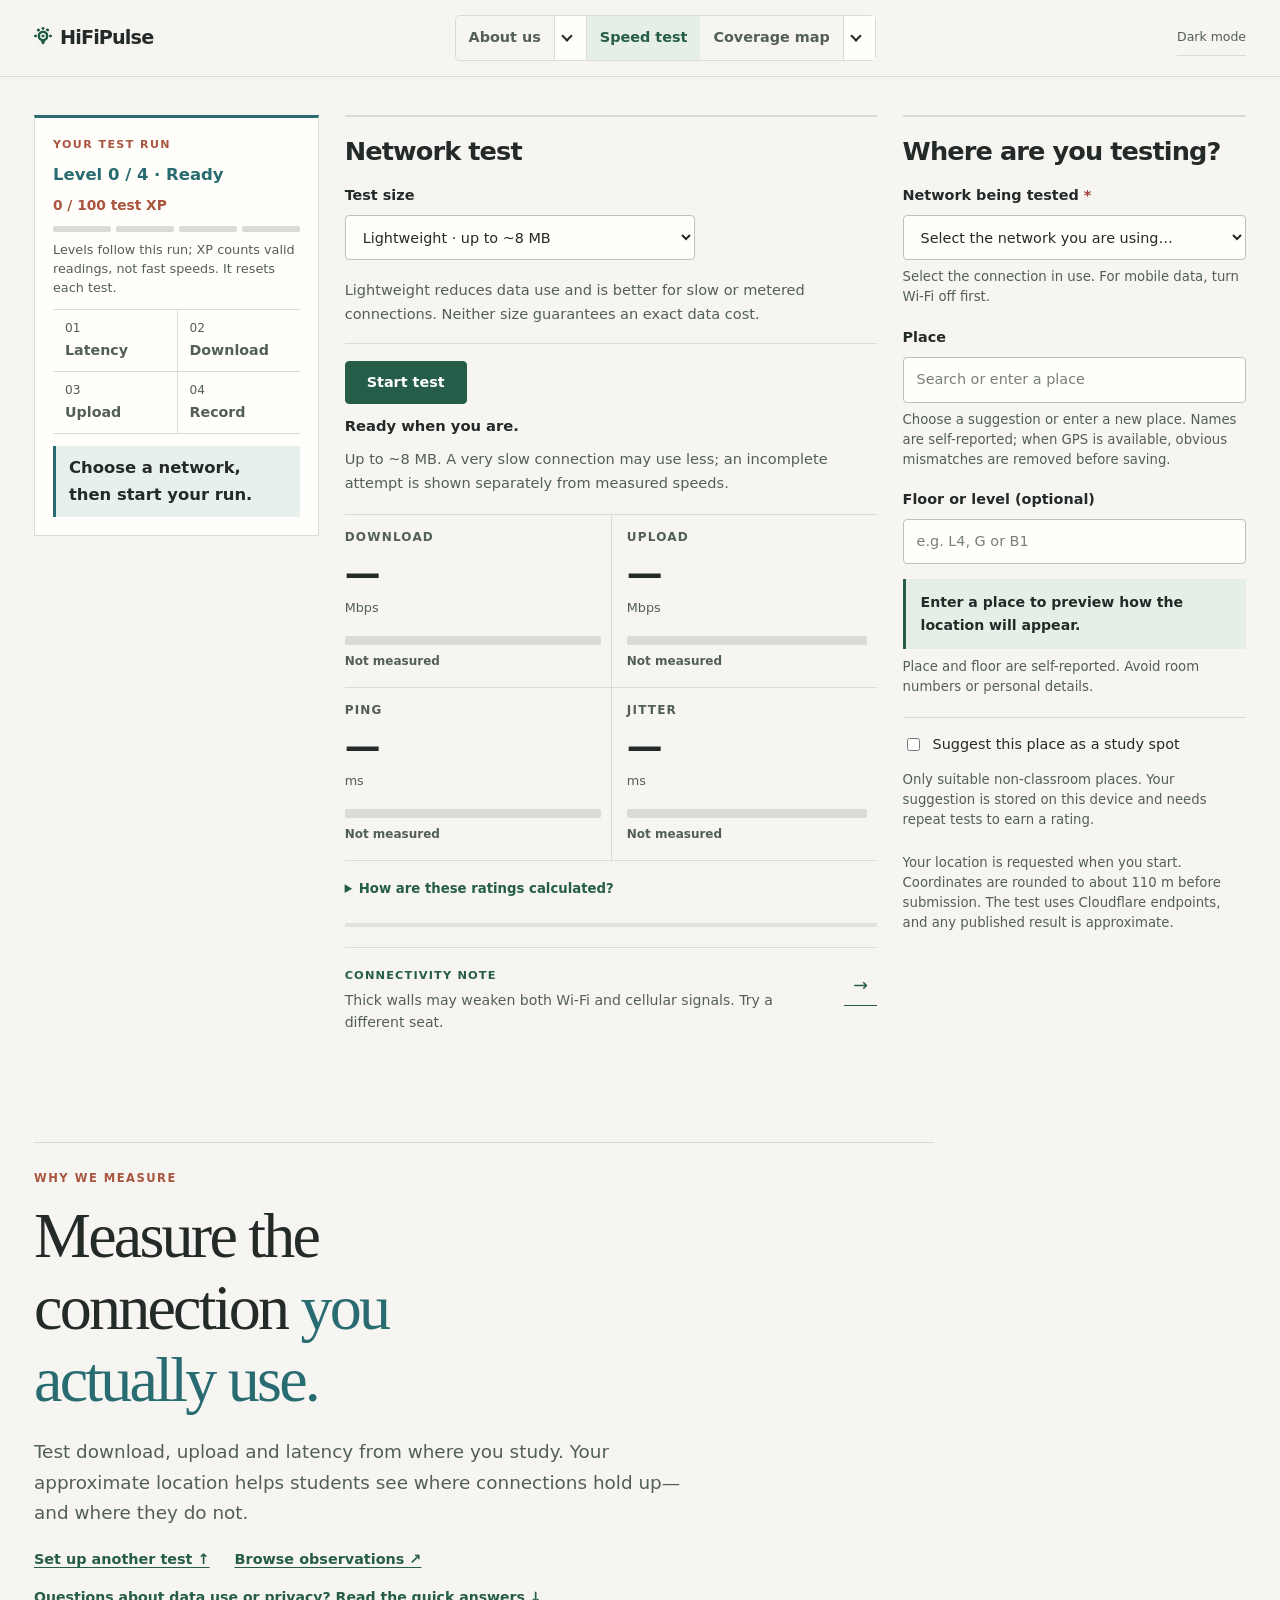
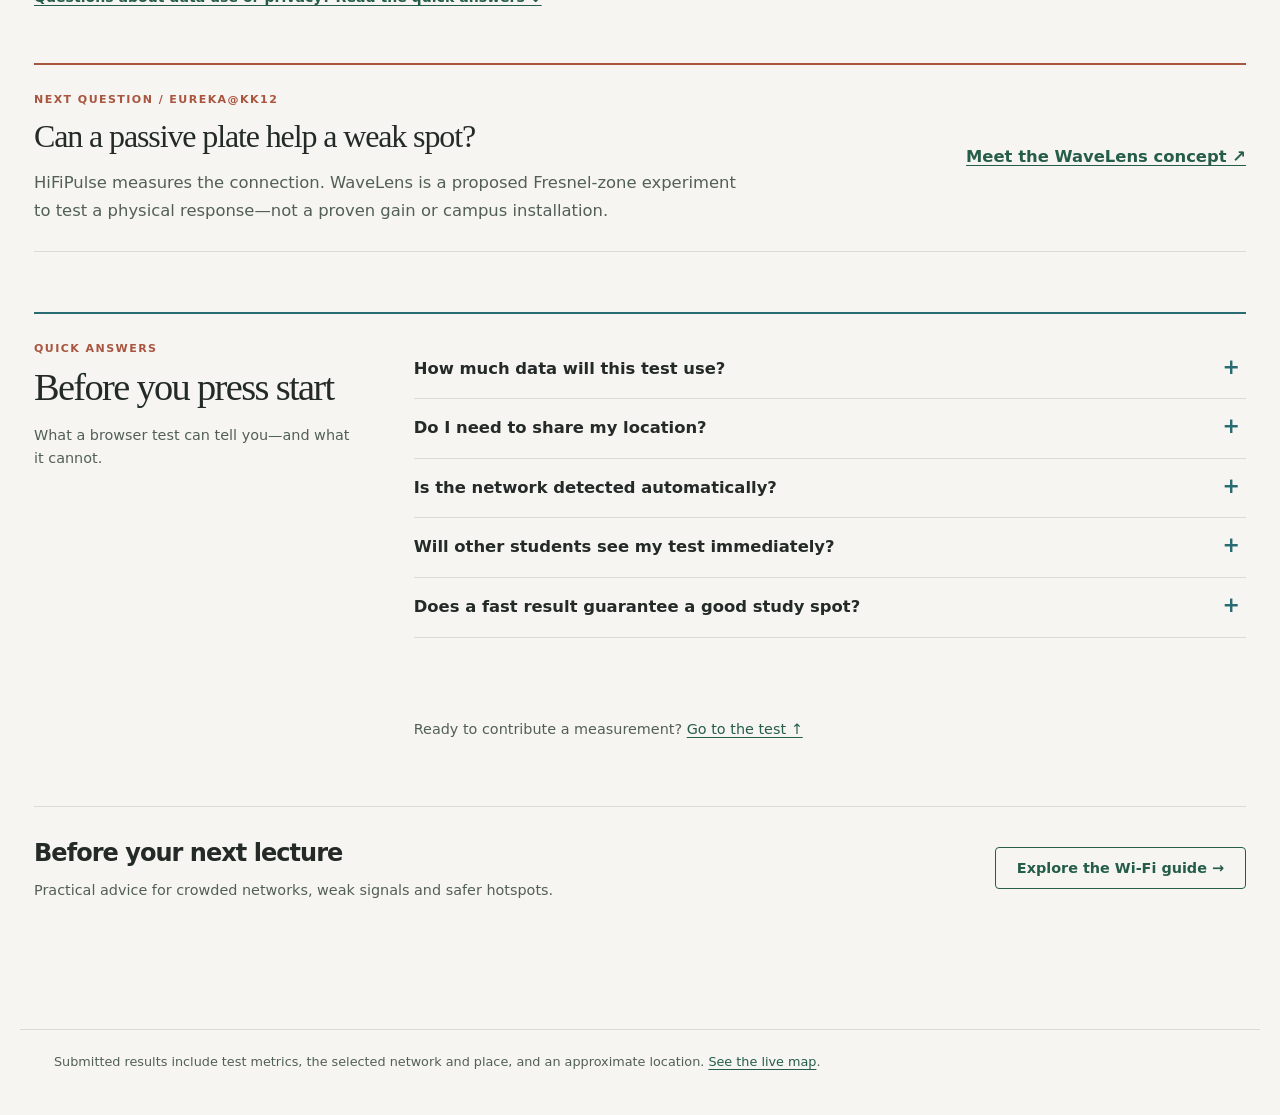
<file: index.html>
<!DOCTYPE html>
<html lang="en">
<head>
  <meta charset="utf-8">
  <meta name="viewport" content="width=device-width, initial-scale=1">
  <meta name="color-scheme" content="light dark">
  <title>HiFiPulse — Campus Speed Test</title>
  <meta name="description" content="Measure your campus network and contribute an anonymous data point to the live coverage map.">
  <meta http-equiv="Content-Security-Policy" content="default-src 'none'; script-src 'self'; style-src 'self' 'unsafe-inline'; img-src 'self' data:; connect-src 'self' https://speed.cloudflare.com https://cloudflare.com https://script.google.com https://script.googleusercontent.com; base-uri 'none'; form-action 'none'">
  <link rel="stylesheet" href="theme.css">
  <script src="theme.js" defer></script>
  <link rel="icon" type="image/png" href="favicon.png">
  <script src="config.js" defer></script>
  <script src="engine.js" defer></script>
  <script src="quality.js" defer></script>
  <script src="test-feedback.js" defer></script>
  <script src="spots.js" defer></script>
  <script src="places.js" defer></script>
  <script src="place-check.js" defer></script>
  <script src="location-label.js" defer></script>
  <script src="app.js" defer></script>
</head>
<body>

  <header class="site-header">
    <a class="brand" href="index.html">
      <img class="brand-logo" src="assets/hifipulse-mark.png" width="18" height="23" alt="">
      HiFiPulse
    </a>
    <nav class="site-nav" aria-label="Main">
      <div class="nav-group"><a href="about.html">About us</a><details class="nav-dropdown"><summary class="nav-expand" aria-label="Toggle About us menu"><span class="nav-chevron" aria-hidden="true"></span></summary>
        <div class="nav-menu" id="about-menu"><a href="about.html#mission-heading">Our Mission</a><a href="guide.html">Wi-Fi guide</a><a href="wavelens.html">WaveLens concept</a></div></details>
      </div>
      <a href="index.html" aria-current="page">Speed test</a>
      <div class="nav-group"><a href="map.html">Coverage map</a><details class="nav-dropdown"><summary class="nav-expand" aria-label="Toggle Coverage map menu"><span class="nav-chevron" aria-hidden="true"></span></summary>
        <div class="nav-menu" id="map-menu"><a href="map.html#panel-map">Coverage map</a><a href="map.html#panel-history">Speed history</a><a href="map.html#panel-providers">Compare networks</a><a href="rankings.html">Rankings</a><a href="planner.html">Task planner</a></div></details>
      </div>
    </nav>
    <div class="header-actions"><button class="theme-toggle" type="button" aria-label="Switch to dark mode" aria-pressed="false">Dark mode</button></div>
  </header>

  <main class="speed-main">
    <h1 class="visually-hidden">HiFiPulse speed test</h1>
    <div class="speed-workspace">
      <section class="run-overview" aria-label="Speed test progress">
      <p class="eyebrow">YOUR TEST RUN</p>
      <div class="test-level" aria-label="Test journey progress"><span id="test-level-label">Level 0 / 4 · Ready</span><span id="test-xp">0 / 100 test XP</span></div>
      <div class="test-xp-pips" id="test-xp-pips" data-earned="0" aria-hidden="true"><i></i><i></i><i></i><i></i></div>
      <p class="test-level-note">Levels follow this run; XP counts valid readings, not fast speeds. It resets each test.</p>

      <ol class="test-steps" aria-label="Test stages">
        <li data-stage="latency">01 <span>Latency</span></li>
        <li data-stage="download">02 <span>Download</span></li>
        <li data-stage="upload">03 <span>Upload</span></li>
        <li data-stage="save">04 <span>Record</span></li>
      </ol>

      <p class="test-callout" id="test-callout" aria-live="off">Choose a network, then start your run.</p>
    </section>
    <section class="card test-context" aria-labelledby="context-heading">
      <h2 id="context-heading">Where are you testing?</h2>

      <label class="field provider-field" for="input-provider">Network being tested <span aria-hidden="true">*</span>
        <select id="input-provider" required>
          <option value="">Select the network you are using…</option>
          <option>Campus Wi-Fi</option><option>TM</option><option>U Mobile</option>
          <option>CelcomDigi</option><option>Maxis</option><option>Tune Talk</option>
          <option>OneXOX</option><option>REDtone</option>
          <option value="Other / unsure">Other / unsure</option>
        </select>
      </label>
      <p class="note provider-help">Select the connection in use. For mobile data, turn Wi-Fi off first.</p>

      <div class="field-grid">
        <div class="field place-field">
          <label for="input-building">Place</label>
          <div class="place-combobox">
            <input type="text" id="input-building" role="combobox" aria-autocomplete="list" aria-expanded="false" aria-controls="place-suggestions" autocomplete="off" maxlength="60" placeholder="Search or enter a place" spellcheck="false">
            <ul id="place-suggestions" role="listbox" aria-label="Suggested places" hidden></ul>
          </div>
          <p class="note">Choose a suggestion or enter a new place. Names are self-reported; when GPS is available, obvious mismatches are removed before saving.</p>
        </div>
        <label class="field">
          Floor or level (optional)
          <input type="text" id="input-floor" maxlength="20" placeholder="e.g. L4, G or B1" autocomplete="off">
        </label>
      </div>

      <p class="location-preview" id="location-preview" aria-live="polite">Enter a place to preview how the location will appear.</p>
      <p class="note">Place and floor are self-reported. Avoid room numbers or personal details.</p>

      <div class="study-optin"><label><input type="checkbox" id="input-suggest"> Suggest this place as a study spot</label>
        <label class="field" id="study-type-field" hidden>Type of study space
          <select id="input-space-type"><option value="cafe">Café</option><option value="study cube">Study cube</option><option value="bench">Bench</option><option value="lounge">Lounge / common area</option><option value="library">Library study area</option><option value="other">Other non-classroom space</option></select>
        </label><p class="note">Only suitable non-classroom places. Your suggestion is stored on this device and needs repeat tests to earn a rating.</p>
      </div>
      <p class="note" id="geo-status">
        Your location is requested when you start. Coordinates are rounded to about
        110&nbsp;m before submission. The test uses Cloudflare endpoints, and any published result is approximate.
      </p>
      <p class="edge" id="edge"></p>
    </section>

    <section class="card test-console" aria-labelledby="test-heading">
      <h2 id="test-heading">Network test</h2>
      <label class="field test-profile" for="test-profile">Test size
        <select id="test-profile">
          <option value="light" selected>Lightweight · up to ~8 MB</option>
          <option value="heavy">Heavyweight · up to ~52 MB</option>
        </select>
      </label>
      <p class="note">Lightweight reduces data use and is better for slow or metered connections. Neither size guarantees an exact data cost.</p>

      <div class="test-console-actions">
      <div class="actions">
        <button type="button" class="btn" id="btn-start">Start test</button>
        <button type="button" class="btn btn-ghost" id="btn-cancel" hidden>Cancel</button>
      </div>

      <p class="status" id="status" role="status" aria-live="polite">Ready when you are.</p>
      <p class="phase" id="phase" aria-live="polite"></p>
      <p class="hint" id="estimate"></p>
      </div>

      <div class="gauge-grid">
        <div class="metric" data-quality="unmeasured">
          <div class="metric-label">Download</div>
          <div class="metric-value" id="val-download">—</div>
          <span class="metric-unit">Mbps</span>
          <div class="quality-track" role="meter" aria-label="Download quality" aria-valuemin="0" aria-valuemax="3" aria-valuenow="0" aria-valuetext="Not measured"><span class="quality-fill"></span></div>
          <span class="quality-label">Not measured</span>
        </div>
        <div class="metric" data-quality="unmeasured">
          <div class="metric-label">Upload</div>
          <div class="metric-value" id="val-upload">—</div>
          <span class="metric-unit">Mbps</span>
          <div class="quality-track" role="meter" aria-label="Upload quality" aria-valuemin="0" aria-valuemax="3" aria-valuenow="0" aria-valuetext="Not measured"><span class="quality-fill"></span></div>
          <span class="quality-label">Not measured</span>
        </div>
        <div class="metric" data-quality="unmeasured">
          <div class="metric-label">Ping</div>
          <div class="metric-value" id="val-ping">—</div>
          <span class="metric-unit">ms</span>
          <div class="quality-track" role="meter" aria-label="Ping quality" aria-valuemin="0" aria-valuemax="3" aria-valuenow="0" aria-valuetext="Not measured"><span class="quality-fill"></span></div>
          <span class="quality-label">Not measured</span>
        </div>
        <div class="metric" data-quality="unmeasured">
          <div class="metric-label">Jitter</div>
          <div class="metric-value" id="val-jitter">—</div>
          <span class="metric-unit">ms</span>
          <div class="quality-track" role="meter" aria-label="Jitter quality" aria-valuemin="0" aria-valuemax="3" aria-valuenow="0" aria-valuetext="Not measured"><span class="quality-fill"></span></div>
          <span class="quality-label">Not measured</span>
        </div>
      </div>

      <details class="quality-guide"><summary>How are these ratings calculated?</summary>
        <p>These are illustrative connection-quality bands, not a guarantee. Higher download and upload are better; lower ping and jitter are better. Ratings update with live readings and settle on the final measurement.</p>
        <ul><li>Download: poor under 15, fair 15–49.99, excellent 50+ Mbps.</li>
          <li>Upload: poor under 5, fair 5–19.99, excellent 20+ Mbps.</li>
          <li>Ping: excellent 40 ms or less, fair above 40–120, poor above 120 ms.</li>
          <li>Jitter: excellent 10 ms or less, fair above 10–30, poor above 30 ms.</li></ul>
      </details>

      <div class="live-trend" id="live-trend" hidden>
        <div class="live-trend-heading"><strong>Live download trend</strong><span id="trend-label">Waiting for a measured sample…</span></div>
        <svg id="trend-chart" viewBox="0 0 360 96" preserveAspectRatio="none" role="img" aria-label="Live download speed readings, not a final result">
          <line x1="0" y1="89" x2="360" y2="89" stroke="currentColor" stroke-width="1" />
          <polyline id="trend-line" points="" fill="none" stroke="currentColor" stroke-width="2.5" stroke-linecap="round" stroke-linejoin="round" />
          <circle id="trend-dot" cx="0" cy="0" r="3.5" fill="currentColor" hidden />
        </svg>
        <p class="note">Readings are snapshots during the transfer; only the final measured speed is recorded.</p>
      </div>

      <div class="progress" role="progressbar" aria-label="Test stage progress (approximate)" aria-valuemin="0" aria-valuemax="100" aria-valuenow="0">
        <div id="progress-fill"></div>
      </div>

      <aside class="tip-strip" aria-label="Connectivity tip"><div><strong>Connectivity note</strong><p id="test-tip" aria-live="polite">For a fair result, pause large downloads and stay in one place during the test.</p></div><button type="button" id="tip-next" aria-label="Next tip">→</button></aside>
    </section>

    </div>
    <section class="card" id="result" hidden aria-live="polite"></section>
    <div class="hero">
      <p class="eyebrow">WHY WE MEASURE</p>
      <h2>Measure the connection <span class="heading-emphasis">you actually use.</span></h2>
      <p>Test download, upload and latency from where you study. Your approximate location helps students see where connections hold up—and where they do not.</p>
      <p class="speed-hero-actions"><a href="#context-heading">Set up another test ↑</a><a href="map.html">Browse observations ↗</a></p>
      <a class="hero-help-link" href="#speed-faq-heading">Questions about data use or privacy? Read the quick answers ↓</a>
    </div>

    <section class="wave-teaser" aria-labelledby="wave-teaser-heading"><div><p class="eyebrow">NEXT QUESTION / EUREKA@KK12</p><h2 id="wave-teaser-heading">Can a passive plate help a weak spot?</h2><p>HiFiPulse measures the connection. WaveLens is a proposed Fresnel-zone experiment to test a physical response—not a proven gain or campus installation.</p></div><a href="wavelens.html">Meet the WaveLens concept ↗</a></section>
    <section class="speed-faq" aria-labelledby="speed-faq-heading">
      <div class="speed-faq-intro"><p class="eyebrow">QUICK ANSWERS</p><h2 id="speed-faq-heading">Before you press start</h2><p>What a browser test can tell you—and what it cannot.</p></div>
      <div class="speed-faq-list">
        <details><summary>How much data will this test use?</summary><p>Choose Lightweight (up to about 8 MB) or Heavyweight (up to about 52 MB). These are estimates, not exact charges. On a metered connection, start with Lightweight; an interrupted or very slow test can still be recorded as incomplete rather than disappearing.</p></details>
        <details><summary>Do I need to share my location?</summary><p>You can refuse browser location permission, but without a usable approximate fix your result cannot be placed on the map or included in location-based rankings. If you permit location, coordinates are rounded before submission; an indoor fix still cannot prove your exact room or floor.</p></details>
        <details><summary>Is the network detected automatically?</summary><p>No. Select the network actually carrying your test traffic. Browsers cannot reliably identify a mobile carrier, and a “Campus Wi-Fi” label is self-reported. Check your device connection before starting.</p></details>
        <details><summary>Will other students see my test immediately?</summary><p>Not necessarily. Your recent result can appear in this browser first. Shared results depend on the external submission service saving the test and the published CSV becoming available to other devices. A local save is not proof that the shared feed has updated.</p></details>
        <details><summary>Does a fast result guarantee a good study spot?</summary><p>No. A single test reflects one network and moment. Study-space guidance needs repeated nearby observations; it cannot tell you whether a seat is free or promise that an assessment will stay connected.</p></details>
      </div>
      <p class="speed-faq-exit">Ready to contribute a measurement? <a href="#test-heading">Go to the test ↑</a></p>
    </section>
    <section class="guide-preview"><div><h2>Before your next lecture</h2><p>Practical advice for crowded networks, weak signals and safer hotspots.</p></div><a class="btn btn-ghost" href="guide.html">Explore the Wi-Fi guide →</a></section>
  </main>

  <footer>
    <p>
      Submitted results include test metrics, the selected network and place, and an approximate location.
      <a href="map.html">See the live map</a>.
    </p>
  </footer>

  <noscript>
    <p style="max-width:760px;margin:0 auto;padding:20px;color:#fca5a5;">
      This speed test needs JavaScript enabled.
    </p>
  </noscript>

</body>
</html>
</file>
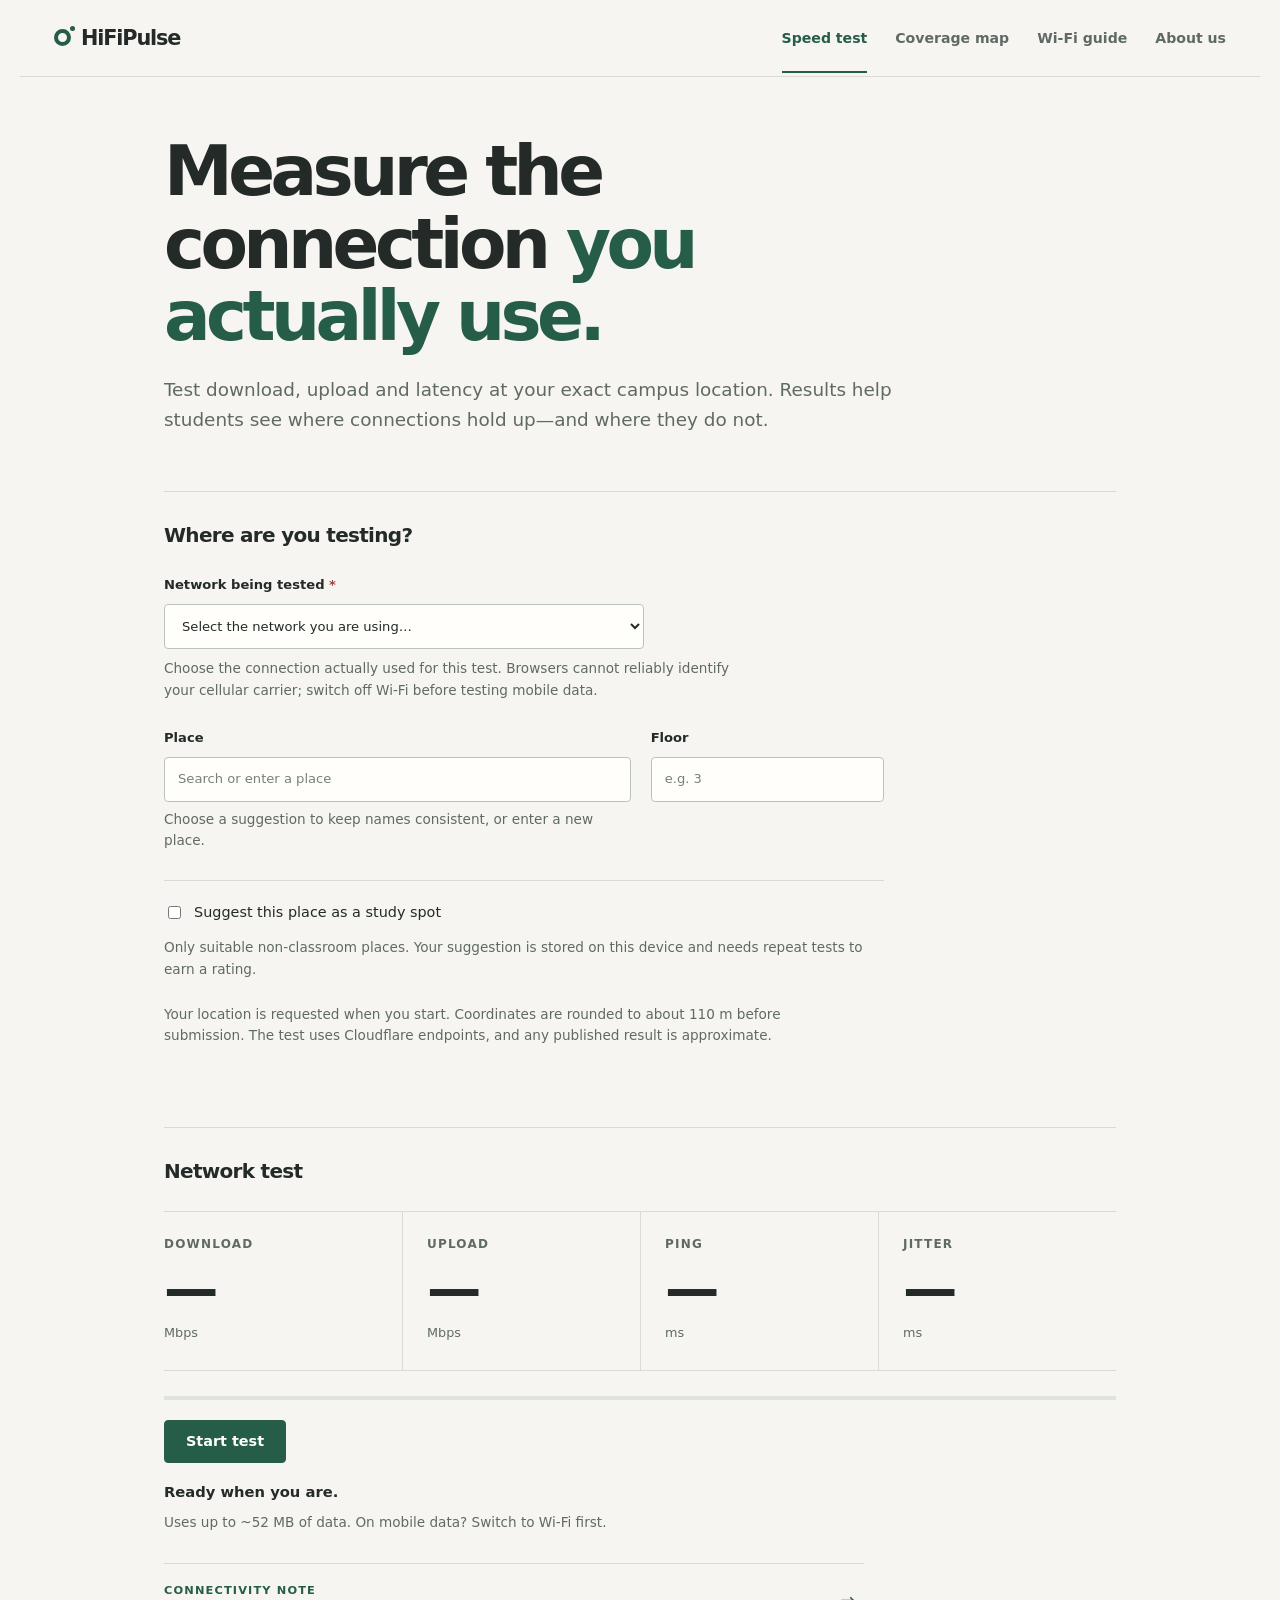
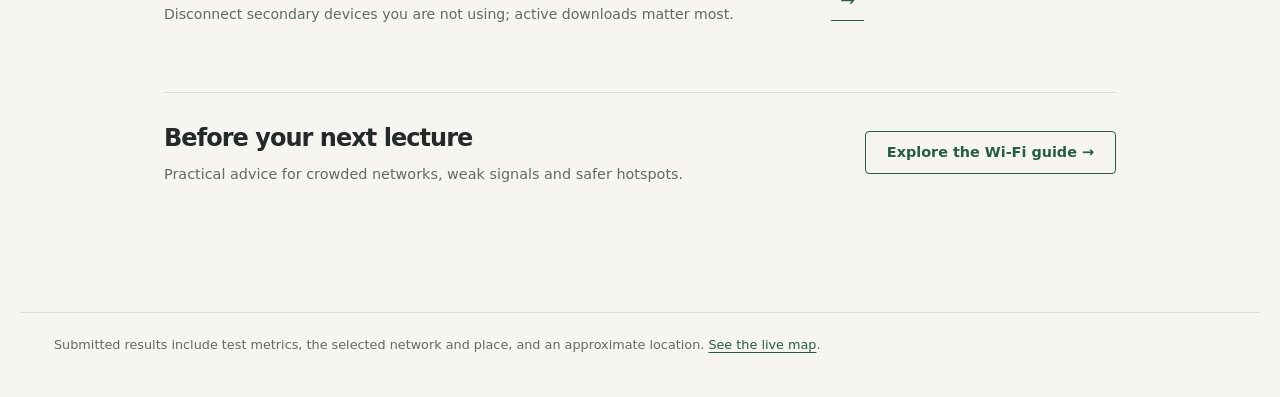
<file: main/index.html>
<!DOCTYPE html>
<html lang="en">
<head>
  <meta charset="utf-8">
  <meta name="viewport" content="width=device-width, initial-scale=1">
  <meta name="color-scheme" content="light">
  <title>HiFiPulse — Campus Speed Test</title>
  <meta name="description" content="Measure your campus network and contribute an anonymous data point to the live coverage map.">
  <meta http-equiv="Content-Security-Policy" content="default-src 'none'; script-src 'self'; style-src 'self' 'unsafe-inline'; img-src 'self' data:; connect-src 'self' https://speed.cloudflare.com https://cloudflare.com https://script.google.com https://script.googleusercontent.com; base-uri 'none'; form-action 'none'">
  <link rel="stylesheet" href="../assets/theme.css">
  <link rel="icon" type="image/png" href="../assets/favicon.png">
  <script src="../assets/config.js" defer></script>
  <script src="../assets/engine.js" defer></script>
  <script src="../assets/assets.js" defer></script>
  <script src="../assets/places.js" defer></script>
  <script src="../assets/app.js" defer></script>
</head>
<body>

  <header class="site-header">
    <a class="brand" href="index.html">
      <span class="brand-mark" aria-hidden="true"></span>
      HiFiPulse
    </a>
    <nav class="site-nav" aria-label="Main">
      <a href="index.html" aria-current="page">Speed test</a>
      <a href="map.html">Coverage map</a>
      <a href="guide.html">Wi-Fi guide</a>
      <a href="about.html">About us</a>
    </nav>
  </header>

  <main>
    <div class="hero">
      <h1>Measure the connection <span class="heading-emphasis">you actually use.</span></h1>
      <p>Test download, upload and latency at your exact campus location. Results help students see where connections hold up—and where they do not.</p>
    </div>

    <section class="card" aria-labelledby="context-heading">
      <h2 id="context-heading">Where are you testing?</h2>

      <label class="field provider-field" for="input-provider">Network being tested <span aria-hidden="true">*</span>
        <select id="input-provider" required>
          <option value="">Select the network you are using…</option>
          <option>Campus Wi-Fi</option><option>TM</option><option>U Mobile</option>
          <option>CelcomDigi</option><option>Maxis</option><option>Tune Talk</option>
          <option>OneXOX</option><option>REDtone</option>
          <option value="Other / unsure">Other / unsure</option>
        </select>
      </label>
      <p class="note provider-help">Choose the connection actually used for this test. Browsers cannot reliably identify your cellular carrier; switch off Wi-Fi before testing mobile data.</p>

      <div class="field-grid">
        <div class="field place-field">
          <label for="input-building">Place</label>
          <div class="place-combobox">
            <input type="text" id="input-building" role="combobox" aria-autocomplete="list" aria-expanded="false" aria-controls="place-suggestions" autocomplete="off" maxlength="60" placeholder="Search or enter a place" spellcheck="false">
            <ul id="place-suggestions" role="listbox" aria-label="Suggested places" hidden></ul>
          </div>
          <p class="note">Choose a suggestion to keep names consistent, or enter a new place.</p>
        </div>
        <label class="field">
          Floor
          <input type="text" id="input-floor" maxlength="20" placeholder="e.g. 3" autocomplete="off">
        </label>
      </div>

      <div class="study-optin"><label><input type="checkbox" id="input-suggest"> Suggest this place as a study spot</label>
        <label class="field" id="study-type-field" hidden>Type of study space
          <select id="input-space-type"><option value="cafe">Café</option><option value="study cube">Study cube</option><option value="bench">Bench</option><option value="lounge">Lounge / common area</option><option value="library">Library study area</option><option value="other">Other non-classroom space</option></select>
        </label><p class="note">Only suitable non-classroom places. Your suggestion is stored on this device and needs repeat tests to earn a rating.</p>
      </div>
      <p class="note" id="geo-status">
        Your location is requested when you start. Coordinates are rounded to about
        110&nbsp;m before submission. The test uses Cloudflare endpoints, and any published result is approximate.
      </p>
      <p class="edge" id="edge"></p>
    </section>

    <section class="card" aria-labelledby="test-heading">
      <h2 id="test-heading">Network test</h2>

      <div class="gauge-grid">
        <div class="metric">
          <div class="metric-label">Download</div>
          <div class="metric-value" id="val-download">—</div>
          <span class="metric-unit">Mbps</span>
        </div>
        <div class="metric">
          <div class="metric-label">Upload</div>
          <div class="metric-value" id="val-upload">—</div>
          <span class="metric-unit">Mbps</span>
        </div>
        <div class="metric">
          <div class="metric-label">Ping</div>
          <div class="metric-value" id="val-ping">—</div>
          <span class="metric-unit">ms</span>
        </div>
        <div class="metric">
          <div class="metric-label">Jitter</div>
          <div class="metric-value" id="val-jitter">—</div>
          <span class="metric-unit">ms</span>
        </div>
      </div>

      <div class="progress" role="progressbar" aria-label="Test progress" aria-valuemin="0" aria-valuemax="100">
        <div id="progress-fill"></div>
      </div>

      <div class="actions">
        <button type="button" class="btn" id="btn-start">Start test</button>
        <button type="button" class="btn btn-ghost" id="btn-cancel" hidden>Cancel</button>
      </div>

      <p class="status" id="status" role="status" aria-live="polite">Ready when you are.</p>
      <p class="phase" id="phase" aria-live="polite"></p>
      <p class="hint" id="estimate"></p>
      <aside class="tip-strip" aria-label="Connectivity tip"><div><strong>Connectivity note</strong><p id="test-tip" aria-live="polite">For a fair result, pause large downloads and stay in one place during the test.</p></div><button type="button" id="tip-next" aria-label="Next tip">→</button></aside>
    </section>

    <section class="card" id="result" hidden aria-live="polite"></section>
    <section class="guide-preview"><div><h2>Before your next lecture</h2><p>Practical advice for crowded networks, weak signals and safer hotspots.</p></div><a class="btn btn-ghost" href="guide.html">Explore the Wi-Fi guide →</a></section>
  </main>

  <footer>
    <p>
      Submitted results include test metrics, the selected network and place, and an approximate location.
      <a href="map.html">See the live map</a>.
    </p>
  </footer>

  <noscript>
    <p style="max-width:760px;margin:0 auto;padding:20px;color:#fca5a5;">
      This speed test needs JavaScript enabled.
    </p>
  </noscript>

</body>
</html>
</file>
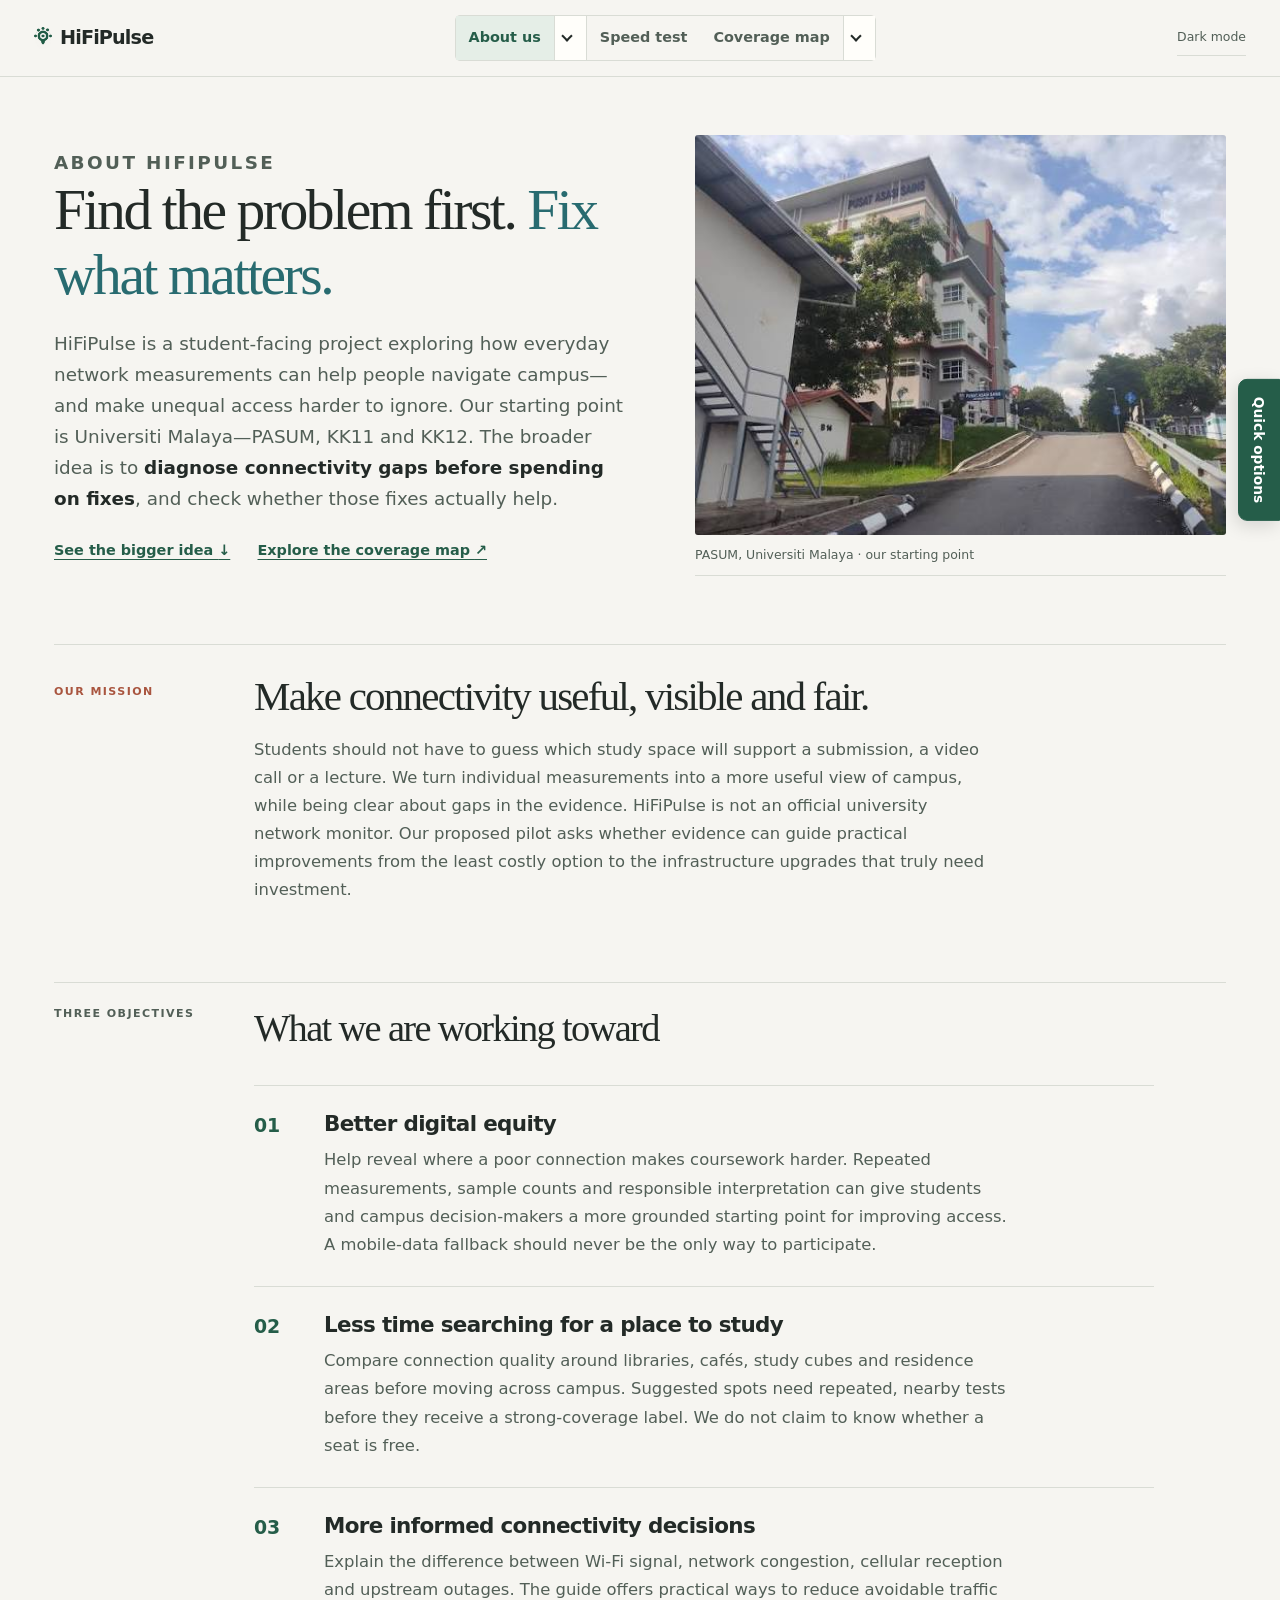
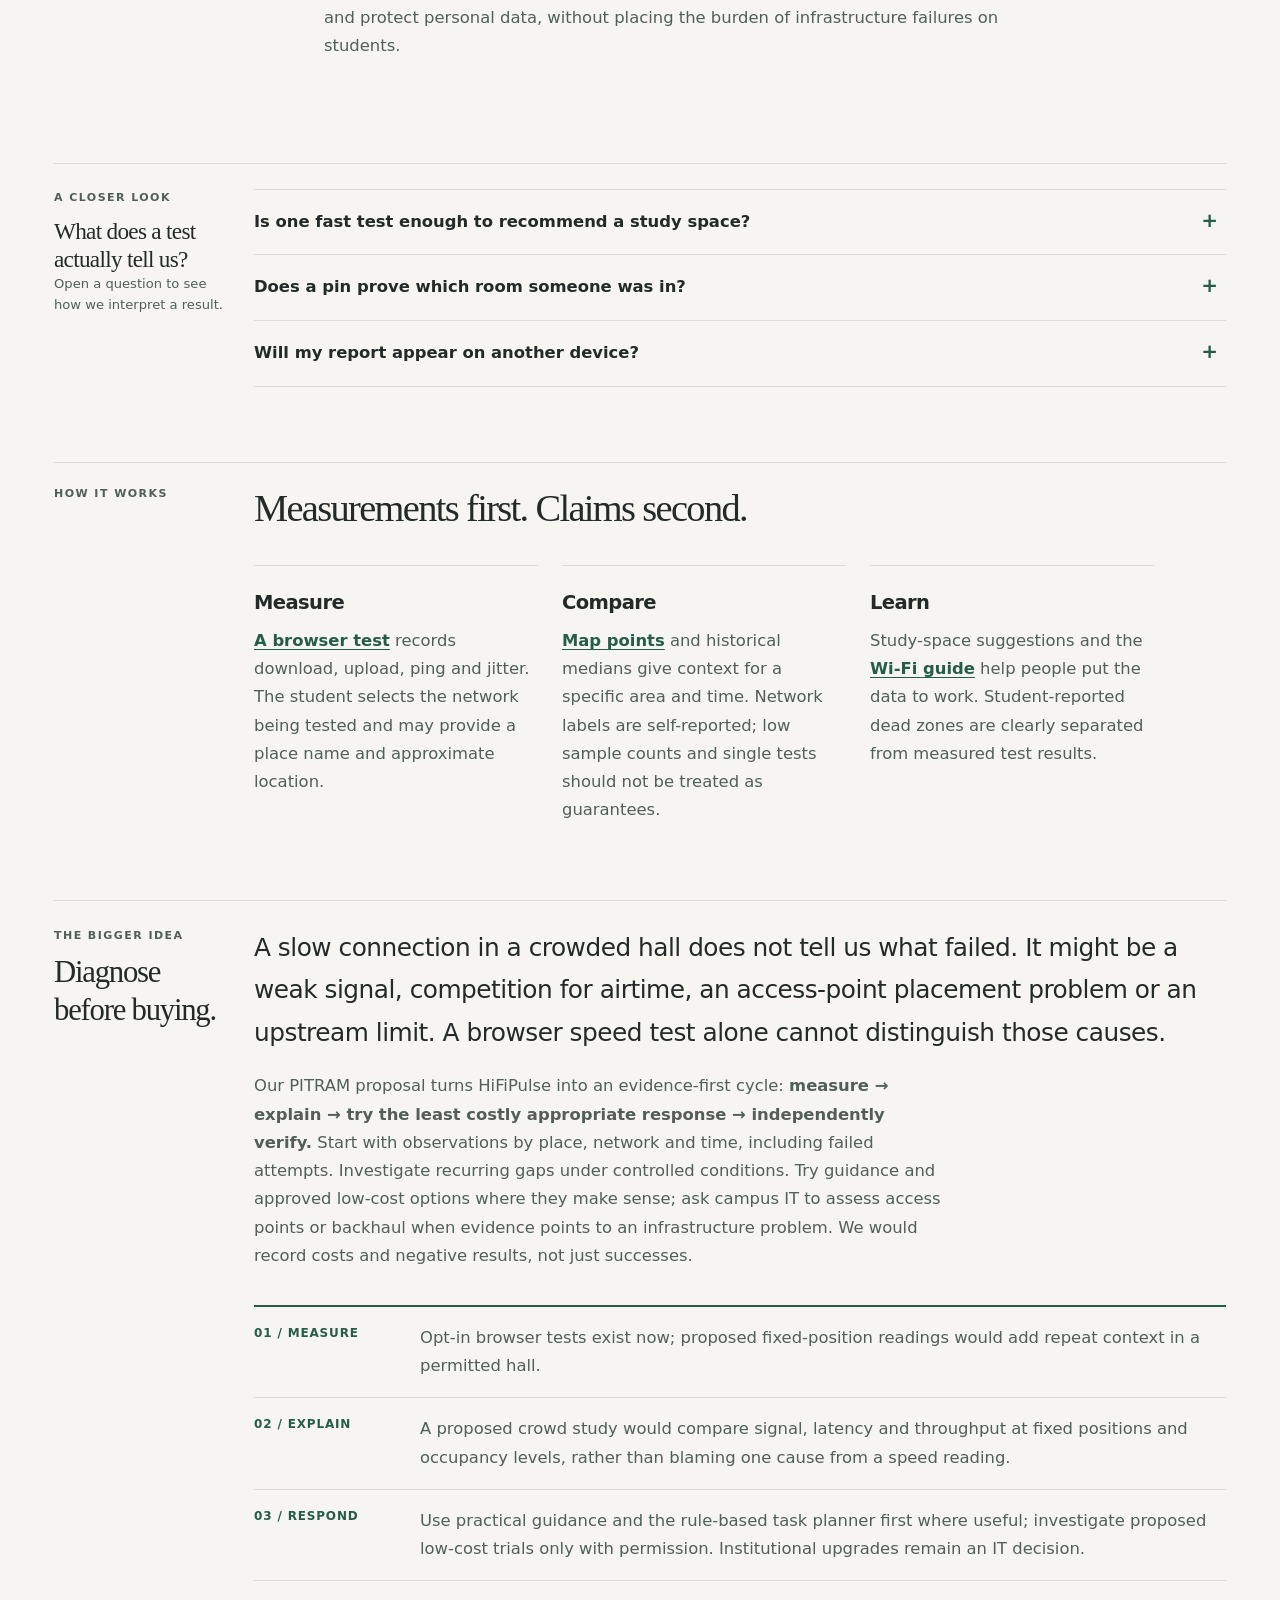
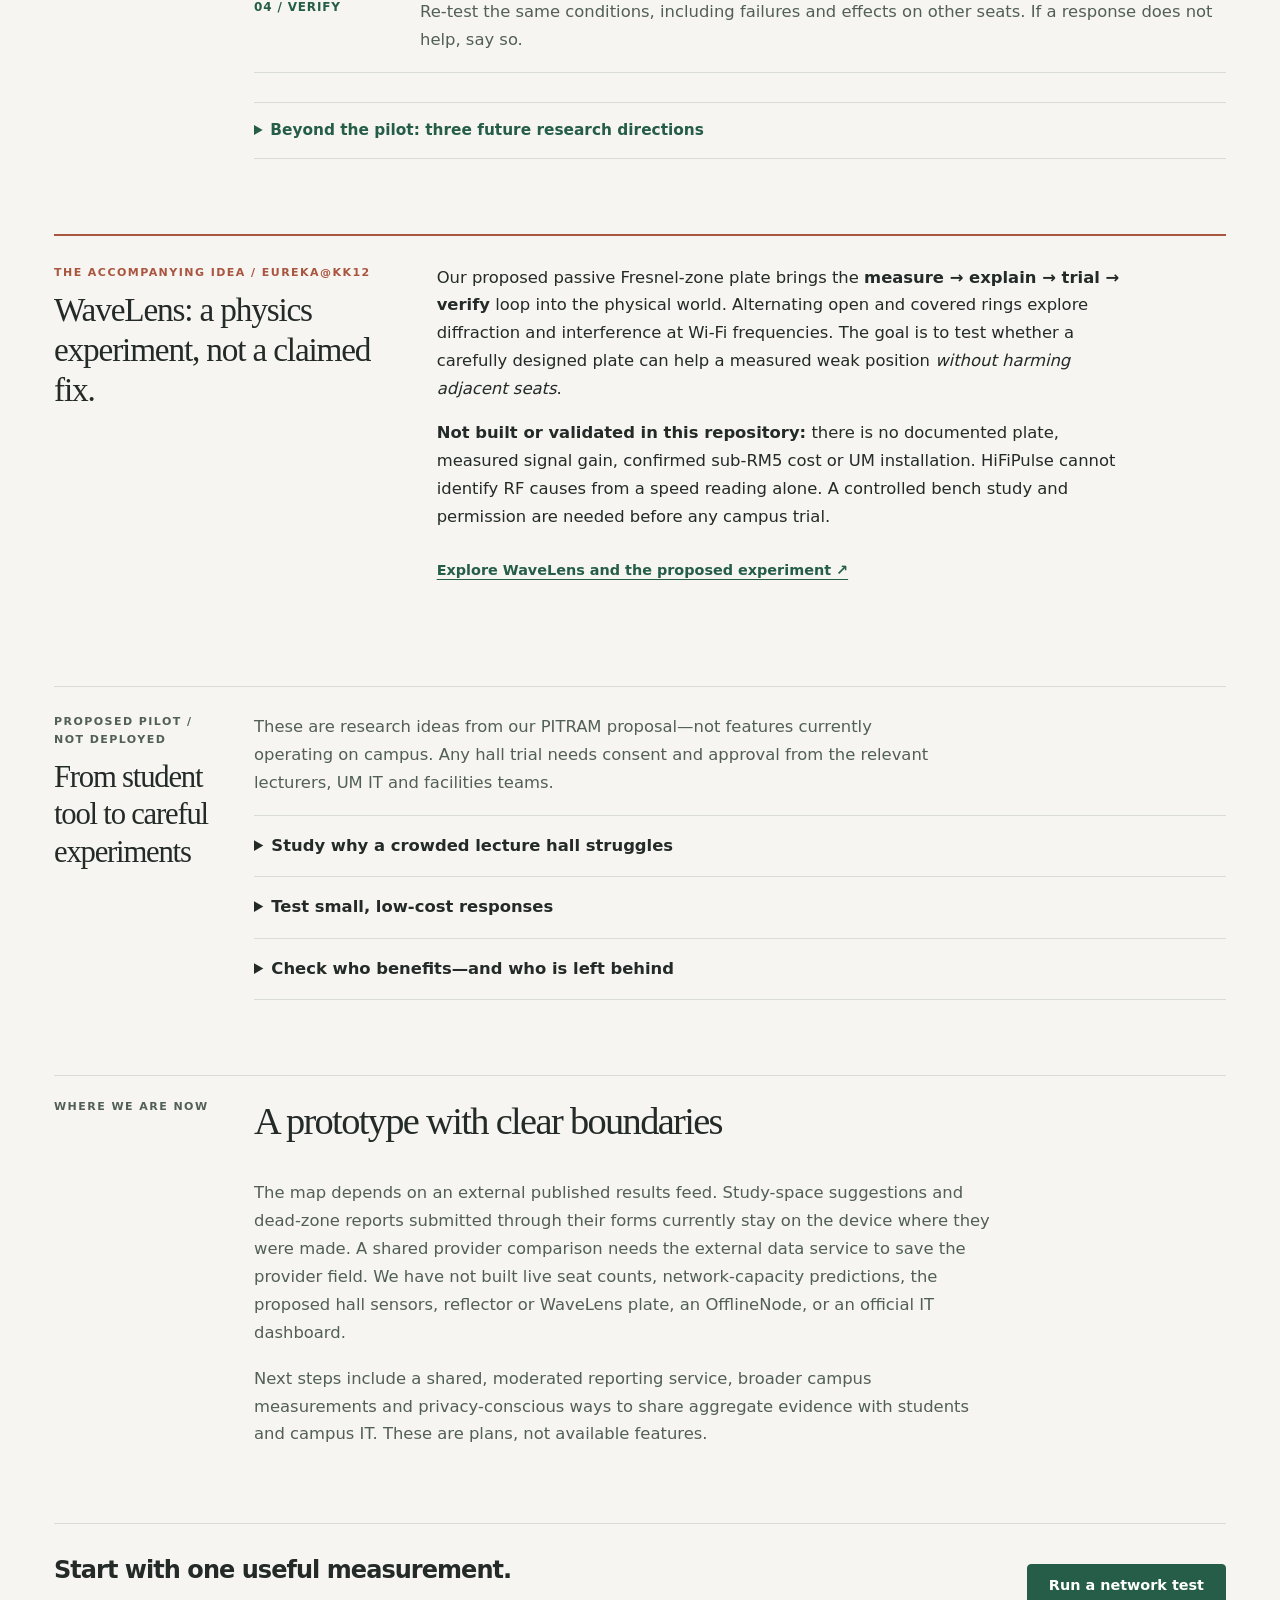
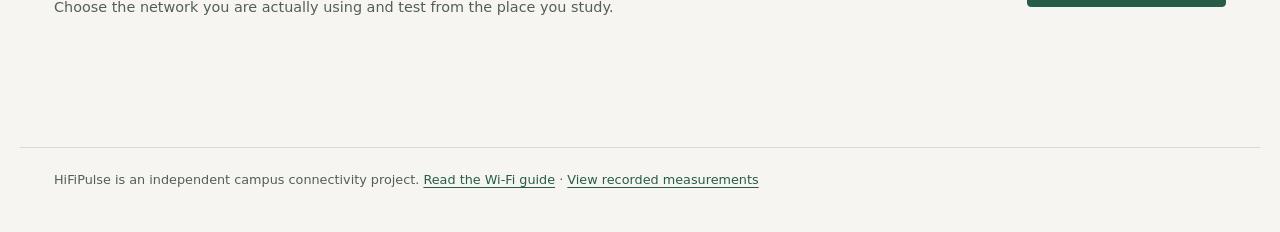
<file: about.html>
<!DOCTYPE html>
<html lang="en">
<head>
  <meta charset="utf-8">
  <meta name="viewport" content="width=device-width, initial-scale=1">
  <meta name="color-scheme" content="light dark">
  <title>About us — HiFiPulse</title>
  <meta name="description" content="HiFiPulse's mission: fairer digital access, faster study-space discovery, and better campus connectivity awareness.">
  <meta http-equiv="Content-Security-Policy" content="default-src 'none'; script-src 'self'; style-src 'self'; img-src 'self' data:; connect-src 'self' https://speed.cloudflare.com https://cloudflare.com; base-uri 'none'; form-action 'none'">
  <link rel="stylesheet" href="theme.css">
  <script src="theme.js" defer></script><script src="config.js" defer></script><script src="engine.js" defer></script><script src="quick-options.js" defer></script>
  <link rel="icon" type="image/png" href="favicon.png">
</head>
<body>
  <header class="site-header">
    <a class="brand" href="index.html"><img class="brand-logo" src="assets/hifipulse-mark.png" width="18" height="23" alt="">HiFiPulse</a>
    <nav class="site-nav" aria-label="Main">
      <div class="nav-group"><a href="about.html" aria-current="page">About us</a><details class="nav-dropdown"><summary class="nav-expand" aria-label="Toggle About us menu"><span class="nav-chevron" aria-hidden="true"></span></summary>
        <div class="nav-menu" id="about-menu"><a href="about.html#mission-heading">Our Mission</a><a href="guide.html">Wi-Fi guide</a><a href="wavelens.html">WaveLens concept</a></div></details>
      </div>
      <a href="index.html">Speed test</a>
      <div class="nav-group"><a href="map.html">Coverage map</a><details class="nav-dropdown"><summary class="nav-expand" aria-label="Toggle Coverage map menu"><span class="nav-chevron" aria-hidden="true"></span></summary>
        <div class="nav-menu" id="map-menu"><a href="map.html#panel-map">Coverage map</a><a href="map.html#panel-history">Speed history</a><a href="map.html#panel-providers">Compare networks</a><a href="rankings.html">Rankings</a><a href="planner.html">Task planner</a></div></details>
      </div>
    </nav>
    <div class="header-actions"><button class="theme-toggle" type="button" aria-label="Switch to dark mode" aria-pressed="false">Dark mode</button></div>
  </header>

  <main class="wide about-main">
    <div class="hero about-hero">
      <div class="about-hero-copy">
      <p class="eyebrow">ABOUT HIFIPULSE</p>
      <h1>Find the problem first. <span class="heading-emphasis">Fix what matters.</span></h1>
      <p>HiFiPulse is a student-facing project exploring how everyday network measurements can help people navigate campus—and make unequal access harder to ignore. Our starting point is Universiti Malaya—PASUM, KK11 and KK12. The broader idea is to <strong>diagnose connectivity gaps before spending on fixes</strong>, and check whether those fixes actually help.</p>
      <a class="about-text-link" href="#vision-heading">See the bigger idea <span aria-hidden="true">↓</span></a>
      <a class="about-text-link" href="map.html">Explore the coverage map <span aria-hidden="true">↗</span></a>
      </div>
      <figure class="about-photo">
        <img src="assets/pasum-campus.png" width="515" height="388" alt="Campus buildings and a sloping road at PASUM, Universiti Malaya" decoding="async">
        <figcaption>PASUM, Universiti Malaya · our starting point</figcaption>
      </figure>
    </div>

    <section class="about-statement" aria-labelledby="mission-heading">
      <p class="eyebrow">OUR MISSION</p>
      <h2 id="mission-heading">Make connectivity useful, visible and fair.</h2>
      <p>Students should not have to guess which study space will support a submission, a video call or a lecture. We turn individual measurements into a more useful view of campus, while being clear about gaps in the evidence. HiFiPulse is not an official university network monitor. Our proposed pilot asks whether evidence can guide practical improvements from the least costly option to the infrastructure upgrades that truly need investment.</p>
    </section>

    <section class="about-objectives" aria-labelledby="objectives-heading">
      <div class="guide-section-head"><p class="eyebrow">THREE OBJECTIVES</p><h2 id="objectives-heading">What we are working toward</h2></div>
      <div class="about-objective-list">
        <article class="about-objective"><span class="about-index">01</span><div><h3>Better digital equity</h3><p>Help reveal where a poor connection makes coursework harder. Repeated measurements, sample counts and responsible interpretation can give students and campus decision-makers a more grounded starting point for improving access. A mobile-data fallback should never be the only way to participate.</p></div></article>
        <article class="about-objective"><span class="about-index">02</span><div><h3>Less time searching for a place to study</h3><p>Compare connection quality around libraries, cafés, study cubes and residence areas before moving across campus. Suggested spots need repeated, nearby tests before they receive a strong-coverage label. We do not claim to know whether a seat is free.</p></div></article>
        <article class="about-objective"><span class="about-index">03</span><div><h3>More informed connectivity decisions</h3><p>Explain the difference between Wi-Fi signal, network congestion, cellular reception and upstream outages. The guide offers practical ways to reduce avoidable traffic and protect personal data, without placing the burden of infrastructure failures on students.</p></div></article>
      </div>
    </section>

    <section class="about-questions" aria-labelledby="questions-heading">
      <div class="guide-section-head"><p class="eyebrow">A CLOSER LOOK</p><h2 id="questions-heading">What does a test actually tell us?</h2><p>Open a question to see how we interpret a result.</p></div>
      <div class="about-question-list">
        <details><summary>Is one fast test enough to recommend a study space?</summary><p>Not on its own. Speeds change with time and load. We look for repeated, nearby measurements and show when there is not enough evidence. We cannot tell whether a seat is available.</p></details>
        <details><summary>Does a pin prove which room someone was in?</summary><p>No. GPS can drift, particularly indoors. Place names are self-reported; a map pin shows an approximate recorded location, not a verified room or building.</p></details>
        <details><summary>Will my report appear on another device?</summary><p>Speed tests only appear across devices when the external results service saves them and its published feed is reachable. Study-space suggestions and manual dead-zone reports currently stay in this browser.</p></details>
      </div>
    </section>

    <section class="about-method" aria-labelledby="method-heading">
      <div class="guide-section-head"><p class="eyebrow">HOW IT WORKS</p><h2 id="method-heading">Measurements first. Claims second.</h2></div>
      <div class="about-method-grid">
        <div><h3>Measure</h3><p><a href="index.html">A browser test</a> records download, upload, ping and jitter. The student selects the network being tested and may provide a place name and approximate location.</p></div>
        <div><h3>Compare</h3><p><a href="map.html">Map points</a> and historical medians give context for a specific area and time. Network labels are self-reported; low sample counts and single tests should not be treated as guarantees.</p></div>
        <div><h3>Learn</h3><p>Study-space suggestions and the <a href="guide.html">Wi-Fi guide</a> help people put the data to work. Student-reported dead zones are clearly separated from measured test results.</p></div>
      </div>
    </section>

    <section class="about-vision" aria-labelledby="vision-heading">
      <div class="guide-section-head"><p class="eyebrow">THE BIGGER IDEA</p><h2 id="vision-heading">Diagnose before buying.</h2></div>
      <div class="about-vision-body">
        <p class="about-lead">A slow connection in a crowded hall does not tell us what failed. It might be a weak signal, competition for airtime, an access-point placement problem or an upstream limit. A browser speed test alone cannot distinguish those causes.</p>
        <p>Our PITRAM proposal turns HiFiPulse into an evidence-first cycle: <strong>measure → explain → try the least costly appropriate response → independently verify.</strong> Start with observations by place, network and time, including failed attempts. Investigate recurring gaps under controlled conditions. Try guidance and approved low-cost options where they make sense; ask campus IT to assess access points or backhaul when evidence points to an infrastructure problem. We would record costs and negative results, not just successes.</p>
        <ol class="about-ladder">
          <li><span>01 / MEASURE</span><p>Opt-in browser tests exist now; proposed fixed-position readings would add repeat context in a permitted hall.</p></li>
          <li><span>02 / EXPLAIN</span><p>A proposed crowd study would compare signal, latency and throughput at fixed positions and occupancy levels, rather than blaming one cause from a speed reading.</p></li>
          <li><span>03 / RESPOND</span><p>Use practical guidance and the rule-based task planner first where useful; investigate proposed low-cost trials only with permission. Institutional upgrades remain an IT decision.</p></li>
          <li><span>04 / VERIFY</span><p>Re-test the same conditions, including failures and effects on other seats. If a response does not help, say so.</p></li>
        </ol>
        <details class="vision-next"><summary>Beyond the pilot: three future research directions</summary>
          <p>First we need to verify the shared data pipeline and test the proposed WaveLens plate under controlled conditions. Only then could these extensions be explored with the right partners:</p>
          <ul>
            <li><strong>Occupancy-aware diagnostics.</strong> Wi-Fi channel-state sensing could supplement consented hall observations without cameras, but needs compatible hardware, validation, privacy safeguards and UM IT approval. A browser test cannot do this.</li>
            <li><strong>Opt-in help in reported dead zones.</strong> A possible secure local relay would need user and operator permission, MCMC/legal review, and strict data, battery and cost safeguards. Students should not be asked to donate paid data as an infrastructure substitute.</li>
            <li><strong>Evidence-informed network planning.</strong> Aggregated measurement counts might help campus IT investigate access-point or mesh placement, but require a verified shared feed, sample thresholds, privacy-preserving export and institutional collaboration.</li>
          </ul>
          <p>None is built, validated or promised on a timetable. They are possibilities after—not substitutes for—the small pilot.</p>
        </details>
      </div>
    </section>

    <section class="about-wave" aria-labelledby="about-wave-heading">
      <div><p class="eyebrow">THE ACCOMPANYING IDEA / EUREKA@KK12</p><h2 id="about-wave-heading">WaveLens: a physics experiment, not a claimed fix.</h2></div>
      <div><p>Our proposed passive Fresnel-zone plate brings the <strong>measure → explain → trial → verify</strong> loop into the physical world. Alternating open and covered rings explore diffraction and interference at Wi-Fi frequencies. The goal is to test whether a carefully designed plate can help a measured weak position <em>without harming adjacent seats</em>.</p>
        <p><strong>Not built or validated in this repository:</strong> there is no documented plate, measured signal gain, confirmed sub-RM5 cost or UM installation. HiFiPulse cannot identify RF causes from a speed reading alone. A controlled bench study and permission are needed before any campus trial.</p>
        <a class="about-text-link" href="wavelens.html">Explore WaveLens and the proposed experiment ↗</a>
      </div>
    </section>

    <section class="about-future" aria-labelledby="future-heading">
      <div class="guide-section-head"><p class="eyebrow">PROPOSED PILOT / NOT DEPLOYED</p><h2 id="future-heading">From student tool to careful experiments</h2></div>
      <div class="about-future-body">
        <p>These are research ideas from our PITRAM proposal—not features currently operating on campus. Any hall trial needs consent and approval from the relevant lecturers, UM IT and facilities teams.</p>
        <details><summary>Study why a crowded lecture hall struggles</summary><p>At approved fixed positions, a proposed study would compare Wi-Fi signal strength, ping and throughput across different occupancy levels. Headcounts and other conditions would be recorded; no cameras or other students’ device identifiers are proposed. A change in speed alone would not prove crowd absorption.</p></details>
        <details><summary>Test small, low-cost responses</summary><p>Bench tests would first check whether low-duty-cycle ESP32 sensing could work with harvested indoor energy, and whether a steerable reflector helps a weak spot without worsening another. Power budgets, parts, labour and any actual signal effects are unverified. An optional local offline-content node would require content rights and a security review; it cannot handle live submissions.</p></details>
        <details><summary>Check who benefits—and who is left behind</summary><p>Students should not need to buy mobile data to overcome a campus gap. The proposed pilot would compare access patterns without recording individual finances or publishing personal routes. This work relates to SDG 4 (quality education), SDG 9 (infrastructure) and SDG 10 (reduced inequalities); the prototype alone does not achieve those goals.</p></details>
      </div>
    </section>

    <section class="about-limits" aria-labelledby="limits-heading">
      <div class="guide-section-head"><p class="eyebrow">WHERE WE ARE NOW</p><h2 id="limits-heading">A prototype with clear boundaries</h2></div>
      <p>The map depends on an external published results feed. Study-space suggestions and dead-zone reports submitted through their forms currently stay on the device where they were made. A shared provider comparison needs the external data service to save the provider field. We have not built live seat counts, network-capacity predictions, the proposed hall sensors, reflector or WaveLens plate, an OfflineNode, or an official IT dashboard.</p>
      <p>Next steps include a shared, moderated reporting service, broader campus measurements and privacy-conscious ways to share aggregate evidence with students and campus IT. These are plans, not available features.</p>
    </section>

    <div class="guide-bottom"><div><h2>Start with one useful measurement.</h2><p>Choose the network you are actually using and test from the place you study.</p></div><a class="btn" href="index.html">Run a network test</a></div>
  </main>
  <footer><p>HiFiPulse is an independent campus connectivity project. <a href="guide.html">Read the Wi-Fi guide</a> · <a href="map.html">View recorded measurements</a></p></footer>
</body>
</html>
</file>
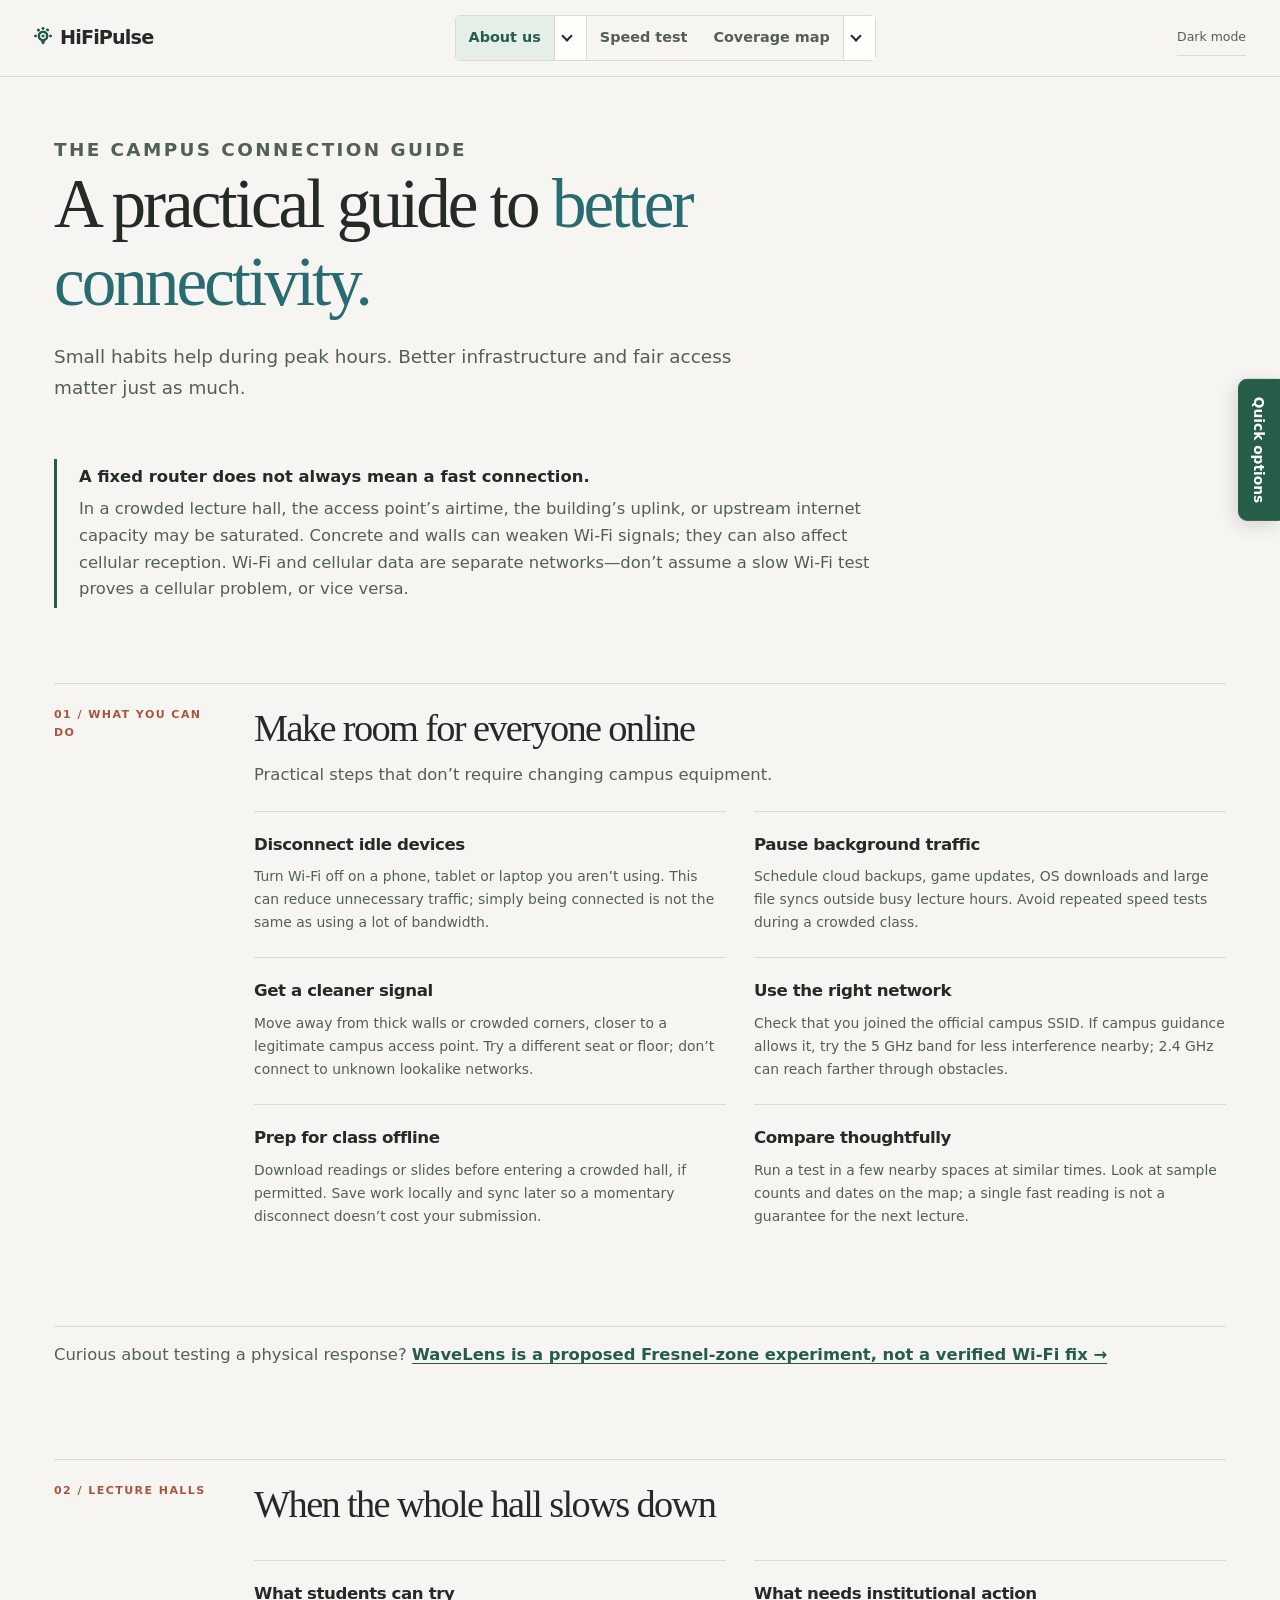
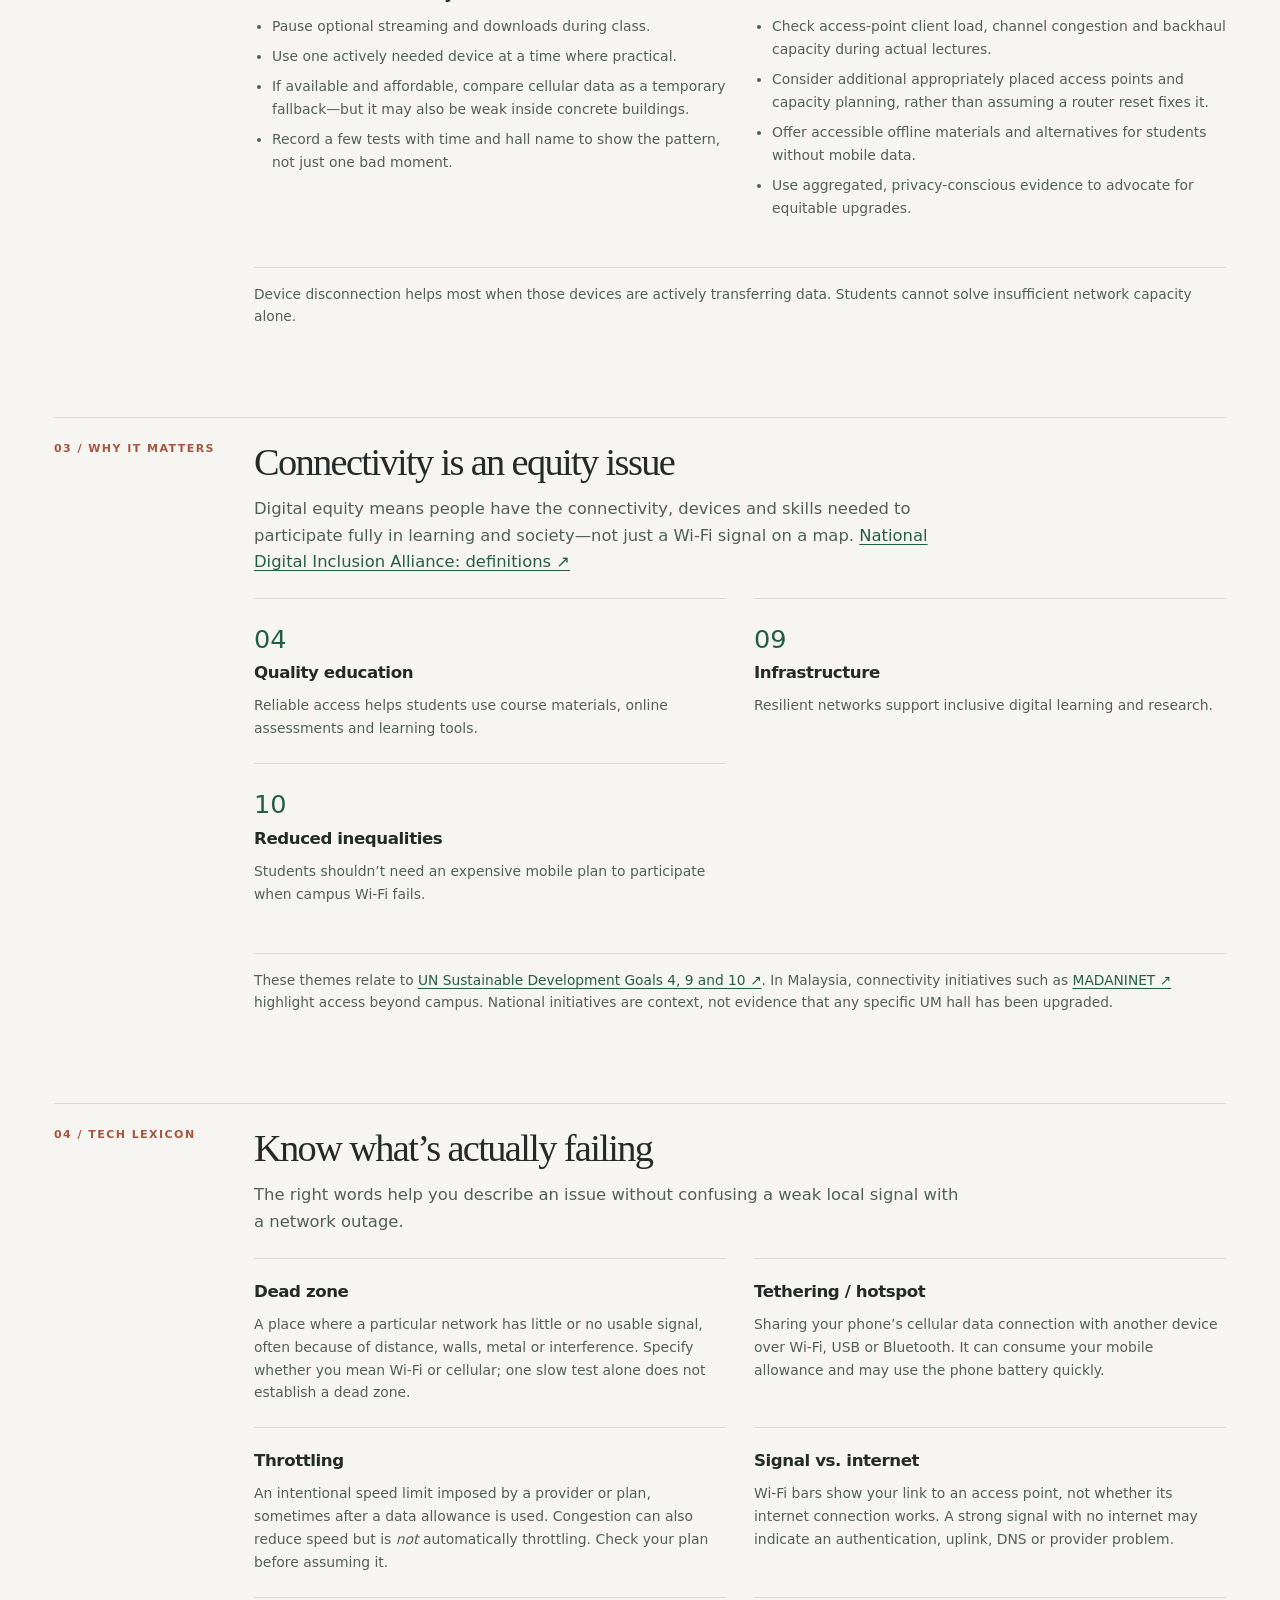
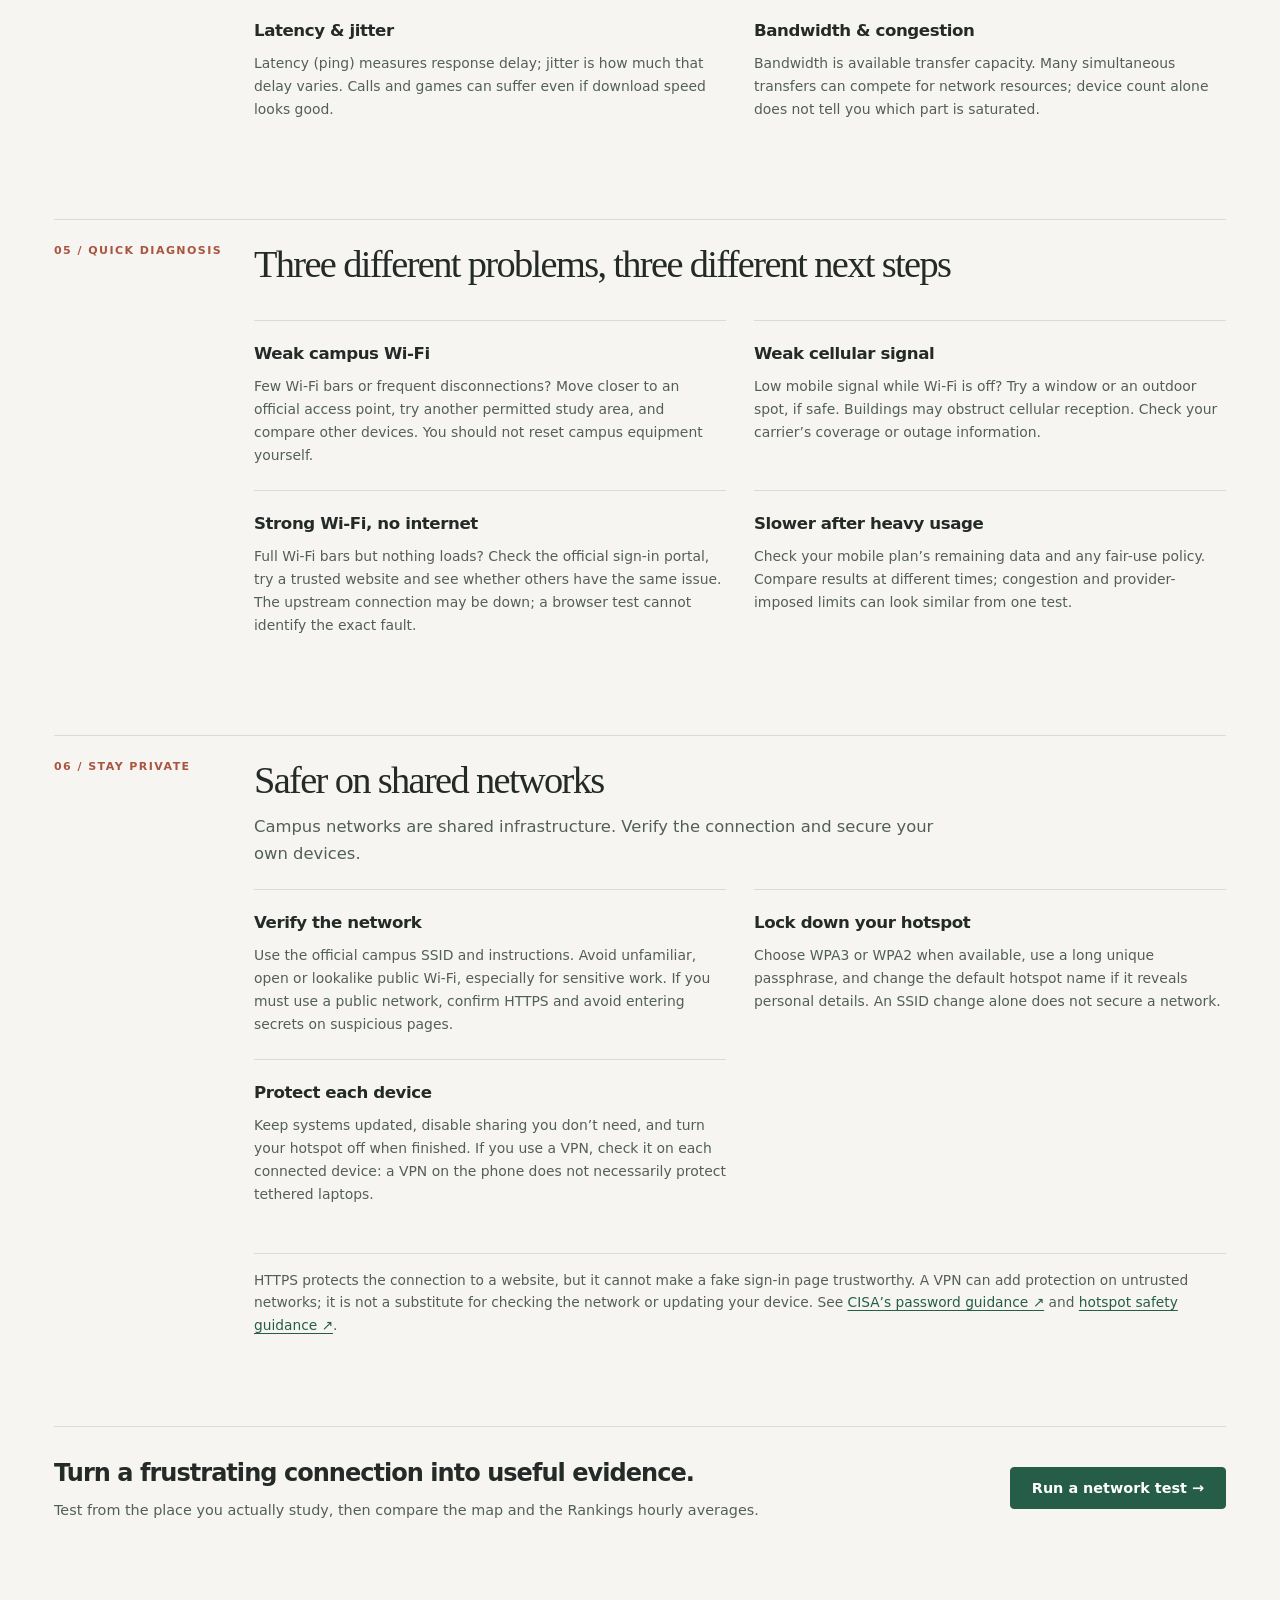
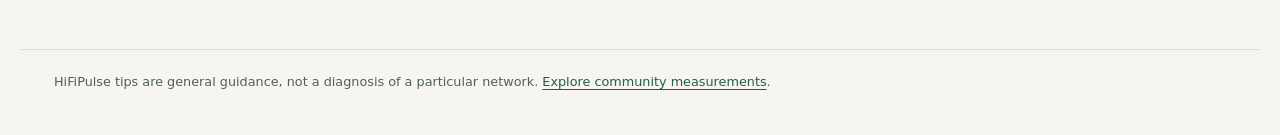
<file: guide.html>
<!DOCTYPE html>
<html lang="en">
<head>
  <meta charset="utf-8">
  <meta name="viewport" content="width=device-width, initial-scale=1">
  <meta name="color-scheme" content="light dark">
  <title>Wi-Fi guide &amp; digital equity — HiFiPulse</title>
  <meta name="description" content="Practical campus connectivity tips, congestion awareness and digital equity context.">
  <meta http-equiv="Content-Security-Policy" content="default-src 'none'; script-src 'self'; style-src 'self'; img-src 'self' data:; connect-src 'self' https://speed.cloudflare.com https://cloudflare.com; base-uri 'none'; form-action 'none'">
  <link rel="stylesheet" href="theme.css">
  <script src="theme.js" defer></script><script src="config.js" defer></script><script src="engine.js" defer></script><script src="quick-options.js" defer></script>
  <link rel="icon" type="image/png" href="favicon.png">
</head>
<body>
  <header class="site-header">
    <a class="brand" href="index.html"><img class="brand-logo" src="assets/hifipulse-mark.png" width="18" height="23" alt="">HiFiPulse</a>
    <nav class="site-nav" aria-label="Main">
      <div class="nav-group nav-parent-active"><a href="about.html">About us</a><details class="nav-dropdown"><summary class="nav-expand" aria-label="Toggle About us menu"><span class="nav-chevron" aria-hidden="true"></span></summary>
        <div class="nav-menu" id="about-menu"><a href="about.html#mission-heading">Our Mission</a><a href="guide.html" aria-current="page">Wi-Fi guide</a><a href="wavelens.html">WaveLens concept</a></div></details>
      </div>
      <a href="index.html">Speed test</a>
      <div class="nav-group"><a href="map.html">Coverage map</a><details class="nav-dropdown"><summary class="nav-expand" aria-label="Toggle Coverage map menu"><span class="nav-chevron" aria-hidden="true"></span></summary>
        <div class="nav-menu" id="map-menu"><a href="map.html#panel-map">Coverage map</a><a href="map.html#panel-history">Speed history</a><a href="map.html#panel-providers">Compare networks</a><a href="rankings.html">Rankings</a><a href="planner.html">Task planner</a></div></details>
      </div>
    </nav>
    <div class="header-actions"><button class="theme-toggle" type="button" aria-label="Switch to dark mode" aria-pressed="false">Dark mode</button></div>
  </header>
  <main class="wide guide-main">
    <div class="hero"><p class="eyebrow">THE CAMPUS CONNECTION GUIDE</p><h1>A practical guide to <span class="heading-emphasis">better connectivity.</span></h1><p>Small habits help during peak hours. Better infrastructure and fair access matter just as much.</p></div>
    <div class="guide-callout"><div><strong>A fixed router does not always mean a fast connection.</strong><p>In a crowded lecture hall, the access point’s airtime, the building’s uplink, or upstream internet capacity may be saturated. Concrete and walls can weaken Wi-Fi signals; they can also affect cellular reception. Wi-Fi and cellular data are separate networks—don’t assume a slow Wi-Fi test proves a cellular problem, or vice versa.</p></div></div>
    <section class="guide-section" aria-labelledby="quick-heading"><div class="guide-section-head"><span class="eyebrow">01 / WHAT YOU CAN DO</span><h2 id="quick-heading">Make room for everyone online</h2><p>Practical steps that don’t require changing campus equipment.</p></div>
      <div class="guide-grid">
        <article class="guide-tile"><h3>Disconnect idle devices</h3><p>Turn Wi-Fi off on a phone, tablet or laptop you aren’t using. This can reduce unnecessary traffic; simply being connected is not the same as using a lot of bandwidth.</p></article>
        <article class="guide-tile"><h3>Pause background traffic</h3><p>Schedule cloud backups, game updates, OS downloads and large file syncs outside busy lecture hours. Avoid repeated speed tests during a crowded class.</p></article>
        <article class="guide-tile"><h3>Get a cleaner signal</h3><p>Move away from thick walls or crowded corners, closer to a legitimate campus access point. Try a different seat or floor; don’t connect to unknown lookalike networks.</p></article>
        <article class="guide-tile"><h3>Use the right network</h3><p>Check that you joined the official campus SSID. If campus guidance allows it, try the 5 GHz band for less interference nearby; 2.4 GHz can reach farther through obstacles.</p></article>
        <article class="guide-tile"><h3>Prep for class offline</h3><p>Download readings or slides before entering a crowded hall, if permitted. Save work locally and sync later so a momentary disconnect doesn’t cost your submission.</p></article>
        <article class="guide-tile"><h3>Compare thoughtfully</h3><p>Run a test in a few nearby spaces at similar times. Look at sample counts and dates on the map; a single fast reading is not a guarantee for the next lecture.</p></article>
      </div>
    </section>
    <p class="wave-guide-link">Curious about testing a physical response? <a href="wavelens.html">WaveLens is a proposed Fresnel-zone experiment, not a verified Wi-Fi fix →</a></p>
    <section class="guide-section" aria-labelledby="hall-heading"><div class="guide-section-head"><span class="eyebrow">02 / LECTURE HALLS</span><h2 id="hall-heading">When the whole hall slows down</h2></div>
      <div class="guide-split"><div class="guide-tile"><h3>What students can try</h3><ul><li>Pause optional streaming and downloads during class.</li><li>Use one actively needed device at a time where practical.</li><li>If available and affordable, compare cellular data as a temporary fallback—but it may also be weak inside concrete buildings.</li><li>Record a few tests with time and hall name to show the pattern, not just one bad moment.</li></ul></div><div class="guide-tile"><h3>What needs institutional action</h3><ul><li>Check access-point client load, channel congestion and backhaul capacity during actual lectures.</li><li>Consider additional appropriately placed access points and capacity planning, rather than assuming a router reset fixes it.</li><li>Offer accessible offline materials and alternatives for students without mobile data.</li><li>Use aggregated, privacy-conscious evidence to advocate for equitable upgrades.</li></ul></div></div>
      <p class="guide-caveat">Device disconnection helps most when those devices are actively transferring data. Students cannot solve insufficient network capacity alone.</p>
    </section>
    <section class="guide-section" aria-labelledby="equity-heading"><div class="guide-section-head"><span class="eyebrow">03 / WHY IT MATTERS</span><h2 id="equity-heading">Connectivity is an equity issue</h2><p>Digital equity means people have the connectivity, devices and skills needed to participate fully in learning and society—not just a Wi-Fi signal on a map. <a href="https://www.digitalinclusion.org/definitions/" target="_blank" rel="noopener noreferrer">National Digital Inclusion Alliance: definitions ↗</a></p></div>
      <div class="guide-grid sdg-grid"><article class="guide-tile"><span class="sdg-number">04</span><h3>Quality education</h3><p>Reliable access helps students use course materials, online assessments and learning tools.</p></article><article class="guide-tile"><span class="sdg-number">09</span><h3>Infrastructure</h3><p>Resilient networks support inclusive digital learning and research.</p></article><article class="guide-tile"><span class="sdg-number">10</span><h3>Reduced inequalities</h3><p>Students shouldn’t need an expensive mobile plan to participate when campus Wi-Fi fails.</p></article></div>
      <p class="guide-caveat">These themes relate to <a href="https://sdgs.un.org/goals" target="_blank" rel="noopener noreferrer">UN Sustainable Development Goals 4, 9 and 10 ↗</a>. In Malaysia, connectivity initiatives such as <a href="https://www.digital.gov.my/en-GB/siaran/MADANINET:Strengthening-Digital-Access-For-Rural-Communities" target="_blank" rel="noopener noreferrer">MADANINET ↗</a> highlight access beyond campus. National initiatives are context, not evidence that any specific UM hall has been upgraded.</p>
    </section>
    <section class="guide-section" aria-labelledby="lexicon-heading"><div class="guide-section-head"><span class="eyebrow">04 / TECH LEXICON</span><h2 id="lexicon-heading">Know what’s actually failing</h2><p>The right words help you describe an issue without confusing a weak local signal with a network outage.</p></div>
      <div class="guide-grid">
        <article class="guide-tile"><h3>Dead zone</h3><p>A place where a particular network has little or no usable signal, often because of distance, walls, metal or interference. Specify whether you mean Wi-Fi or cellular; one slow test alone does not establish a dead zone.</p></article>
        <article class="guide-tile"><h3>Tethering / hotspot</h3><p>Sharing your phone’s cellular data connection with another device over Wi-Fi, USB or Bluetooth. It can consume your mobile allowance and may use the phone battery quickly.</p></article>
        <article class="guide-tile"><h3>Throttling</h3><p>An intentional speed limit imposed by a provider or plan, sometimes after a data allowance is used. Congestion can also reduce speed but is <em>not</em> automatically throttling. Check your plan before assuming it.</p></article>
        <article class="guide-tile"><h3>Signal vs. internet</h3><p>Wi-Fi bars show your link to an access point, not whether its internet connection works. A strong signal with no internet may indicate an authentication, uplink, DNS or provider problem.</p></article>
        <article class="guide-tile"><h3>Latency &amp; jitter</h3><p>Latency (ping) measures response delay; jitter is how much that delay varies. Calls and games can suffer even if download speed looks good.</p></article>
        <article class="guide-tile"><h3>Bandwidth &amp; congestion</h3><p>Bandwidth is available transfer capacity. Many simultaneous transfers can compete for network resources; device count alone does not tell you which part is saturated.</p></article>
      </div>
    </section>
    <section class="guide-section" aria-labelledby="diagnose-heading"><div class="guide-section-head"><span class="eyebrow">05 / QUICK DIAGNOSIS</span><h2 id="diagnose-heading">Three different problems, three different next steps</h2></div>
      <div class="guide-split diagnosis-grid">
        <article class="guide-tile"><h3>Weak campus Wi-Fi</h3><p>Few Wi-Fi bars or frequent disconnections? Move closer to an official access point, try another permitted study area, and compare other devices. You should not reset campus equipment yourself.</p></article>
        <article class="guide-tile"><h3>Weak cellular signal</h3><p>Low mobile signal while Wi-Fi is off? Try a window or an outdoor spot, if safe. Buildings may obstruct cellular reception. Check your carrier’s coverage or outage information.</p></article>
        <article class="guide-tile"><h3>Strong Wi-Fi, no internet</h3><p>Full Wi-Fi bars but nothing loads? Check the official sign-in portal, try a trusted website and see whether others have the same issue. The upstream connection may be down; a browser test cannot identify the exact fault.</p></article>
        <article class="guide-tile"><h3>Slower after heavy usage</h3><p>Check your mobile plan’s remaining data and any fair-use policy. Compare results at different times; congestion and provider-imposed limits can look similar from one test.</p></article>
      </div>
    </section>
    <section class="guide-section" aria-labelledby="safe-heading"><div class="guide-section-head"><span class="eyebrow">06 / STAY PRIVATE</span><h2 id="safe-heading">Safer on shared networks</h2><p>Campus networks are shared infrastructure. Verify the connection and secure your own devices.</p></div>
      <div class="guide-grid">
        <article class="guide-tile"><h3>Verify the network</h3><p>Use the official campus SSID and instructions. Avoid unfamiliar, open or lookalike public Wi-Fi, especially for sensitive work. If you must use a public network, confirm HTTPS and avoid entering secrets on suspicious pages.</p></article>
        <article class="guide-tile"><h3>Lock down your hotspot</h3><p>Choose WPA3 or WPA2 when available, use a long unique passphrase, and change the default hotspot name if it reveals personal details. An SSID change alone does not secure a network.</p></article>
        <article class="guide-tile"><h3>Protect each device</h3><p>Keep systems updated, disable sharing you don’t need, and turn your hotspot off when finished. If you use a VPN, check it on each connected device: a VPN on the phone does not necessarily protect tethered laptops.</p></article>
      </div>
      <p class="guide-caveat">HTTPS protects the connection to a website, but it cannot make a fake sign-in page trustworthy. A VPN can add protection on untrusted networks; it is not a substitute for checking the network or updating your device. See <a href="https://www.cisa.gov/secure-our-world/use-strong-passwords" target="_blank" rel="noopener noreferrer">CISA’s password guidance ↗</a> and <a href="https://www.security.org/digital-safety/mobile-hotspot-safe/" target="_blank" rel="noopener noreferrer">hotspot safety guidance ↗</a>.</p>
    </section>
    <div class="guide-bottom"><div><h2>Turn a frustrating connection into useful evidence.</h2><p>Test from the place you actually study, then compare the map and the Rankings hourly averages.</p></div><a class="btn" href="index.html">Run a network test →</a></div>
  </main>
  <footer><p>HiFiPulse tips are general guidance, not a diagnosis of a particular network. <a href="map.html">Explore community measurements</a>.</p></footer>
</body>
</html>
</file>
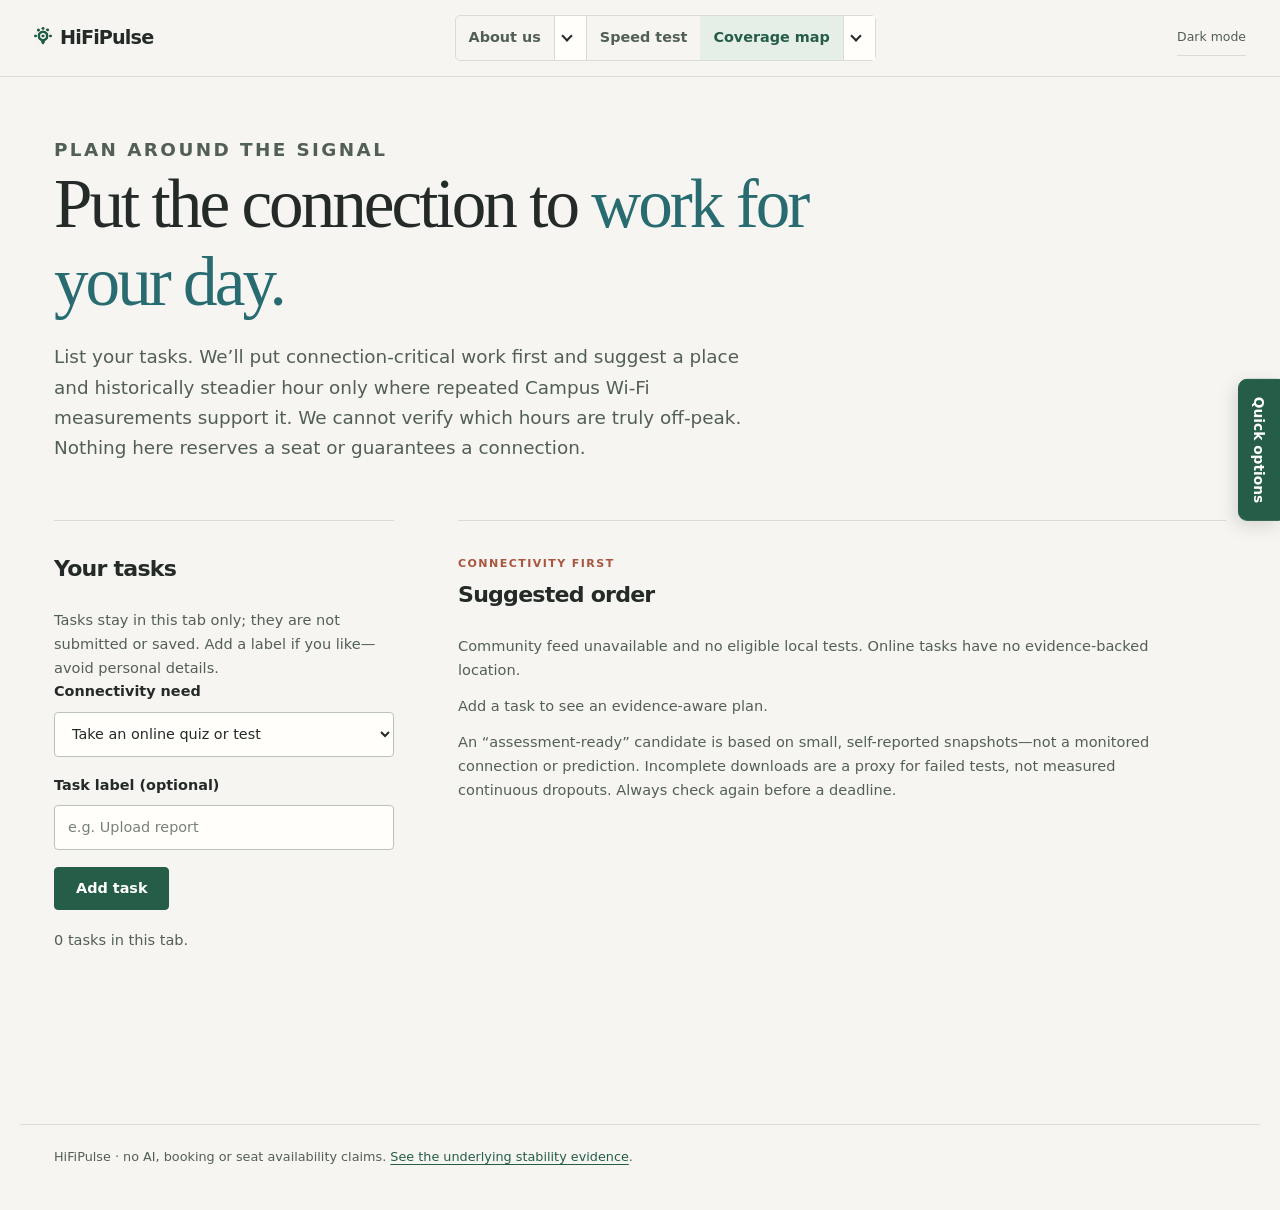
<file: planner.html>
<!DOCTYPE html>
<html lang="en">
<head>
  <meta charset="utf-8"><meta name="viewport" content="width=device-width, initial-scale=1">
  <meta name="color-scheme" content="light dark">
  <title>Task planner — HiFiPulse</title>
  <meta name="description" content="Arrange campus study tasks by connectivity need using measured, evidence-gated Wi-Fi observations.">
  <meta http-equiv="Content-Security-Policy" content="default-src 'none'; script-src 'self'; style-src 'self'; img-src 'self' data:; connect-src 'self' https://speed.cloudflare.com https://cloudflare.com https://docs.google.com https://*.googleusercontent.com; base-uri 'none'; form-action 'none'">
  <link rel="stylesheet" href="theme.css"><link rel="icon" type="image/png" href="favicon.png">
  <script src="theme.js" defer></script><script src="config.js" defer></script><script src="engine.js" defer></script><script src="quick-options.js" defer></script><script src="csv.js" defer></script>
  <script src="place-check.js" defer></script><script src="location-label.js" defer></script>
  <script src="stability-core.js" defer></script><script src="planner-core.js" defer></script><script src="planner.js" defer></script>
</head>
<body>
  <header class="site-header">
    <a class="brand" href="index.html"><img class="brand-logo" src="assets/hifipulse-mark.png" width="18" height="23" alt="">HiFiPulse</a>
    <nav class="site-nav" aria-label="Main">
      <div class="nav-group"><a href="about.html">About us</a><details class="nav-dropdown"><summary class="nav-expand" aria-label="Toggle About us menu"><span class="nav-chevron" aria-hidden="true"></span></summary>
        <div class="nav-menu" id="about-menu"><a href="about.html#mission-heading">Our Mission</a><a href="guide.html">Wi-Fi guide</a><a href="wavelens.html">WaveLens concept</a></div></details>
      </div>
      <a href="index.html">Speed test</a>
      <div class="nav-group nav-parent-active"><a href="map.html">Coverage map</a><details class="nav-dropdown"><summary class="nav-expand" aria-label="Toggle Coverage map menu"><span class="nav-chevron" aria-hidden="true"></span></summary>
        <div class="nav-menu" id="map-menu"><a href="map.html#panel-map">Coverage map</a><a href="map.html#panel-history">Speed history</a><a href="map.html#panel-providers">Compare networks</a><a href="rankings.html">Rankings</a><a href="planner.html" aria-current="page">Task planner</a></div></details>
      </div>
    </nav>
    <div class="header-actions"><button class="theme-toggle" type="button" aria-label="Switch to dark mode" aria-pressed="false">Dark mode</button></div>
  </header>
  <main class="wide planner-main">
    <div class="hero"><p class="eyebrow">PLAN AROUND THE SIGNAL</p><h1>Put the connection to <span class="heading-emphasis">work for your day.</span></h1>
      <p>List your tasks. We’ll put connection-critical work first and suggest a place and historically steadier hour only where repeated Campus Wi-Fi measurements support it. We cannot verify which hours are truly off-peak. Nothing here reserves a seat or guarantees a connection.</p></div>
    <div class="planner-layout">
      <section class="card" aria-labelledby="planner-input-heading">
        <h2 id="planner-input-heading">Your tasks</h2>
        <p class="note">Tasks stay in this tab only; they are not submitted or saved. Add a label if you like—avoid personal details.</p>
        <form id="planner-form">
          <label class="field" for="task-type">Connectivity need
            <select id="task-type"><option value="quiz">Take an online quiz or test</option><option value="upload">Upload an assignment</option><option value="video">Watch a lecture video</option><option value="reading">Read a saved PDF offline</option></select>
          </label>
          <label class="field" for="task-name">Task label (optional)
            <input id="task-name" maxlength="60" placeholder="e.g. Upload report" autocomplete="off">
          </label>
          <button class="btn" type="submit">Add task</button>
        </form>
        <ul id="task-list" class="task-list" aria-label="Tasks added"></ul>
        <p id="task-count" class="note" role="status">No tasks yet.</p>
      </section>
      <section class="card" aria-labelledby="planner-output-heading">
        <p class="eyebrow">CONNECTIVITY FIRST</p><h2 id="planner-output-heading">Suggested order</h2>
        <p id="planner-status" class="note" role="status" aria-live="polite">Loading measurements…</p>
        <div id="planner-results" class="planner-results"></div>
        <p class="note">An “assessment-ready” candidate is based on small, self-reported snapshots—not a monitored connection or prediction. Incomplete downloads are a proxy for failed tests, not measured continuous dropouts. Always check again before a deadline.</p>
      </section>
    </div>
  </main>
  <footer><p>HiFiPulse · no AI, booking or seat availability claims. <a href="rankings.html">See the underlying stability evidence</a>.</p></footer>
</body>
</html>
</file>
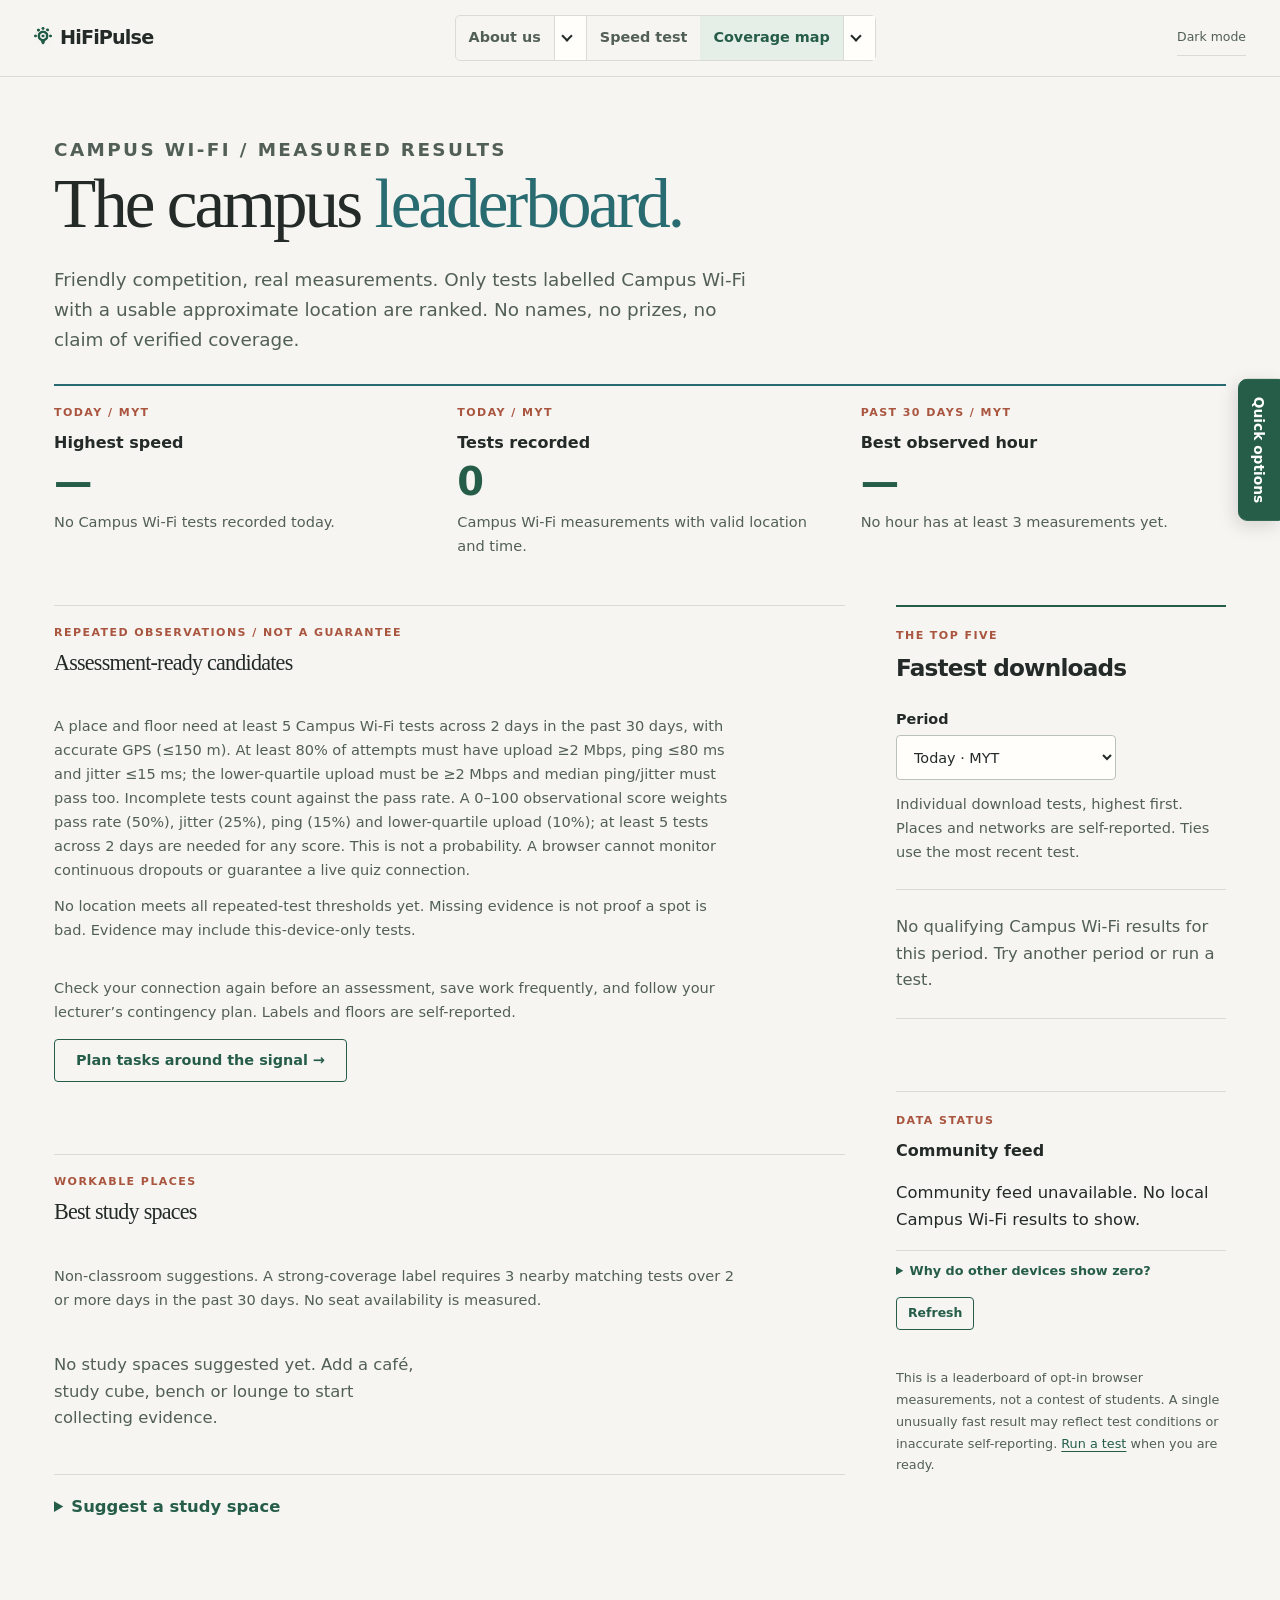
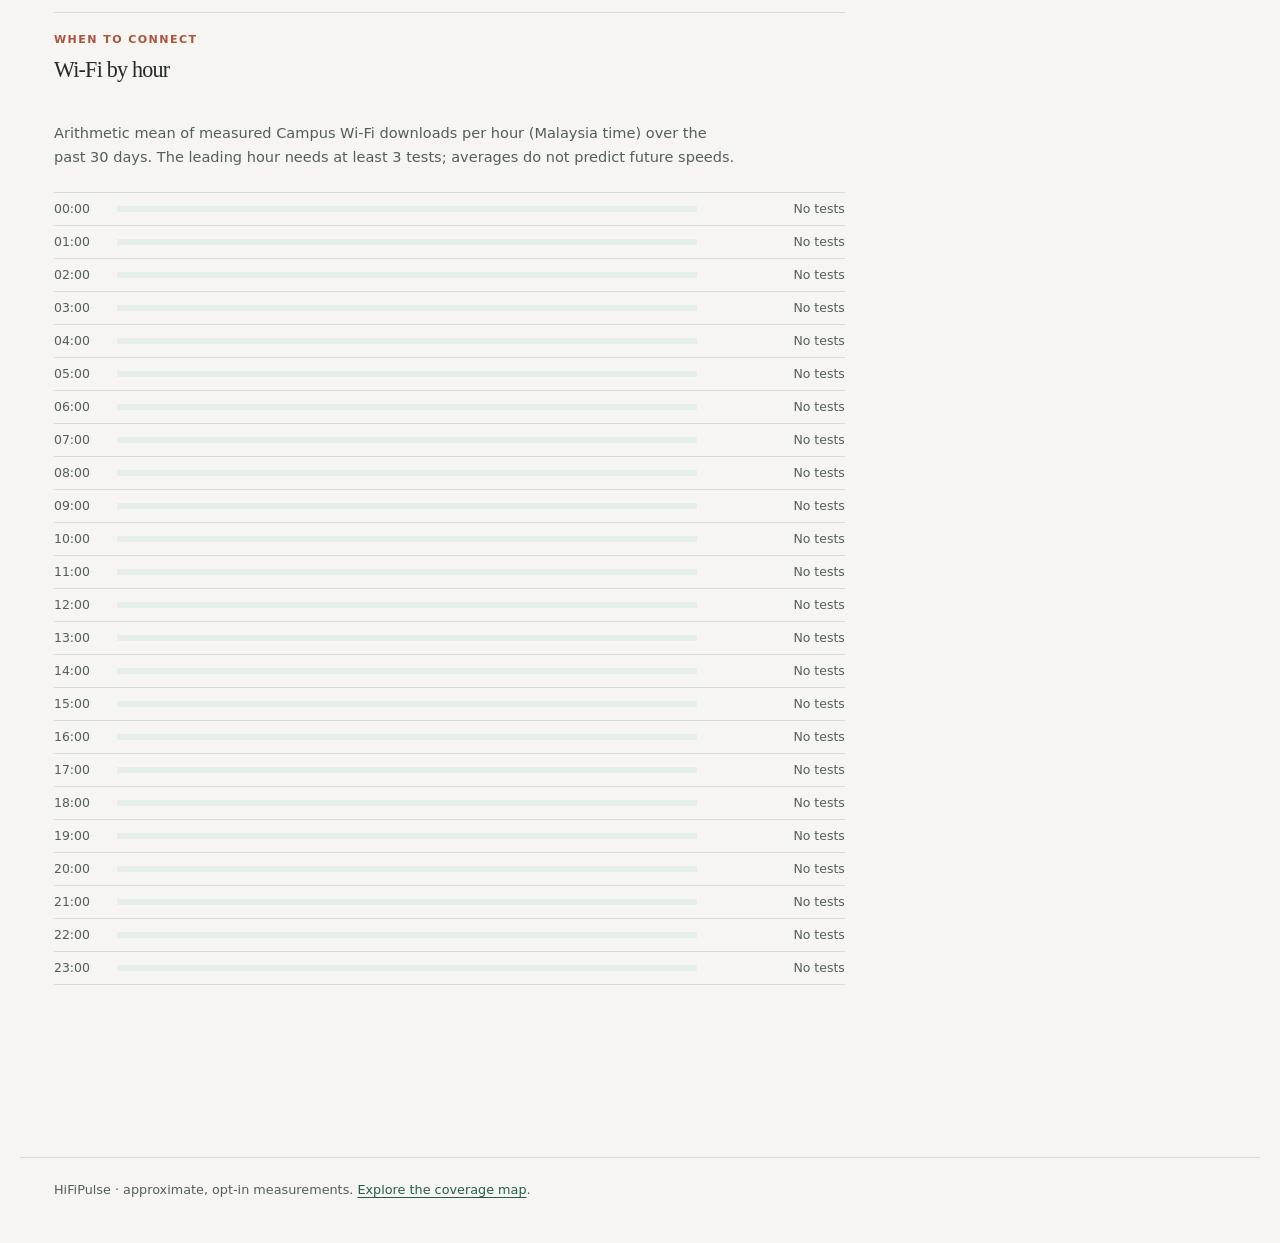
<file: rankings.html>
<!DOCTYPE html>
<html lang="en">
<head>
  <meta charset="utf-8"><meta name="viewport" content="width=device-width, initial-scale=1">
  <meta name="color-scheme" content="light dark">
  <title>Rankings — HiFiPulse</title>
  <meta name="description" content="The fastest measured campus Wi-Fi tests, best observed hours and student-suggested study spaces.">
  <meta http-equiv="Content-Security-Policy" content="default-src 'none'; script-src 'self'; style-src 'self' 'unsafe-inline'; img-src 'self' data:; connect-src 'self' https://speed.cloudflare.com https://cloudflare.com https://docs.google.com https://*.googleusercontent.com; base-uri 'none'; form-action 'none'">
  <link rel="stylesheet" href="theme.css"><link rel="icon" type="image/png" href="favicon.png">
  <script src="theme.js" defer></script><script src="config.js" defer></script><script src="engine.js" defer></script><script src="quick-options.js" defer></script>
  <script src="csv.js" defer></script><script src="spots.js" defer></script>
  <script src="place-check.js" defer></script><script src="location-label.js" defer></script><script src="stability-core.js" defer></script><script src="rankings-core.js" defer></script><script src="feed-diagnostics.js" defer></script><script src="rankings.js" defer></script>
</head>
<body>
  <header class="site-header">
    <a class="brand" href="index.html"><img class="brand-logo" src="assets/hifipulse-mark.png" width="18" height="23" alt="">HiFiPulse</a>
    <nav class="site-nav" aria-label="Main">
      <div class="nav-group"><a href="about.html">About us</a><details class="nav-dropdown"><summary class="nav-expand" aria-label="Toggle About us menu"><span class="nav-chevron" aria-hidden="true"></span></summary>
        <div class="nav-menu" id="about-menu"><a href="about.html#mission-heading">Our Mission</a><a href="guide.html">Wi-Fi guide</a><a href="wavelens.html">WaveLens concept</a></div></details>
      </div>
      <a href="index.html">Speed test</a>
      <div class="nav-group nav-parent-active"><a href="map.html">Coverage map</a><details class="nav-dropdown"><summary class="nav-expand" aria-label="Toggle Coverage map menu"><span class="nav-chevron" aria-hidden="true"></span></summary>
        <div class="nav-menu" id="map-menu"><a href="map.html#panel-map">Coverage map</a><a href="map.html#panel-history">Speed history</a><a href="map.html#panel-providers">Compare networks</a><a href="rankings.html" aria-current="page">Rankings</a><a href="planner.html">Task planner</a></div></details>
      </div>
    </nav>
    <div class="header-actions"><button class="theme-toggle" type="button" aria-label="Switch to dark mode" aria-pressed="false">Dark mode</button></div>
  </header>
  <main class="wide rankings-main">
    <div class="hero"><p class="eyebrow">CAMPUS WI-FI / MEASURED RESULTS</p>
      <h1>The campus <span class="heading-emphasis">leaderboard.</span></h1>
      <p>Friendly competition, real measurements. Only tests labelled Campus Wi-Fi with a usable approximate location are ranked. No names, no prizes, no claim of verified coverage.</p>
    </div>
    <section class="rankings-overview" aria-label="Recent campus Wi-Fi observations">
        <div class="sidebar-block"><p class="eyebrow">TODAY / MYT</p><h2>Highest speed</h2><p class="sidebar-value" id="daily-speed">—</p><p id="daily-detail" class="note">Waiting for measurements.</p></div>
        <div class="sidebar-block"><p class="eyebrow">TODAY / MYT</p><h2>Tests recorded</h2><p class="sidebar-value" id="daily-count">0</p><p class="note">Campus Wi-Fi measurements with valid location and time.</p></div>
        <div class="sidebar-block"><p class="eyebrow">PAST 30 DAYS / MYT</p><h2>Best observed hour</h2><p class="sidebar-value" id="best-hour">—</p><p id="best-hour-detail" class="note">At least 3 samples are required.</p></div>
    </section>
    <div class="rankings-layout">
      <aside class="rankings-sidebar" aria-label="Wi-Fi speed leaderboard and daily statistics">
        <section class="card" aria-labelledby="leaderboard-heading"><div class="rankings-heading"><div><p class="eyebrow">THE TOP FIVE</p><h2 id="leaderboard-heading">Fastest downloads</h2></div>
          <label class="field" for="rank-period">Period<select id="rank-period"><option value="today">Today · MYT</option><option value="7d">Last 7 days</option><option value="all">All time</option></select></label></div>
          <p class="note">Individual download tests, highest first. Places and networks are self-reported. Ties use the most recent test.</p>
          <ol class="ranking-list" id="top-five"></ol>
        </section>
        <div class="sidebar-block"><p class="eyebrow">DATA STATUS</p><h2>Community feed</h2><p id="rank-status" role="status" aria-live="polite">Loading measurements…</p>
          <details class="feed-help"><summary>Why do other devices show zero?</summary>
            <p id="rank-diagnostics" class="note">Checking the published CSV…</p>
            <p class="note">Only the published community CSV is shared across devices. Tests saved in this browser and study-space suggestions are not. Google account sign-in does not synchronize browser storage. The leaderboard only accepts geolocated, dated tests labelled <strong>Campus Wi-Fi</strong>; Today uses Malaysia time.</p>
            <p class="note">To share results: verify the external submission service actually saves the fields and publishes the same sheet/tab as a publicly readable CSV. Other browsers must be able to fetch it. A successful local save is not proof of publication.</p>
          </details><button type="button" class="btn btn-ghost" id="rank-refresh">Refresh</button></div>
        <p class="rankings-disclaimer">This is a leaderboard of opt-in browser measurements, not a contest of students. A single unusually fast result may reflect test conditions or inaccurate self-reporting. <a href="index.html">Run a test</a> when you are ready.</p>
      </aside>
      <div class="rankings-primary">
        <section class="card" aria-labelledby="stability-heading">
          <div class="rankings-heading"><div><p class="eyebrow">REPEATED OBSERVATIONS / NOT A GUARANTEE</p><h2 id="stability-heading">Assessment-ready candidates</h2></div></div>
          <p class="note">A place and floor need at least 5 Campus Wi-Fi tests across 2 days in the past 30 days, with accurate GPS (≤150 m). At least 80% of attempts must have upload ≥2 Mbps, ping ≤80 ms and jitter ≤15 ms; the lower-quartile upload must be ≥2 Mbps and median ping/jitter must pass too. Incomplete tests count against the pass rate. A 0–100 observational score weights pass rate (50%), jitter (25%), ping (15%) and lower-quartile upload (10%); at least 5 tests across 2 days are needed for any score. This is not a probability. A browser cannot monitor continuous dropouts or guarantee a live quiz connection.</p>
          <p id="stability-summary" class="note" role="status">Loading stability evidence…</p>
          <div id="stability-zones" class="stability-zones"></div>
          <p class="note">Check your connection again before an assessment, save work frequently, and follow your lecturer’s contingency plan. Labels and floors are self-reported.</p>
          <a class="btn btn-ghost planner-cta" href="planner.html">Plan tasks around the signal →</a>
        </section>
        <section class="card" aria-labelledby="spots-heading"><div class="rankings-heading"><div><p class="eyebrow">WORKABLE PLACES</p><h2 id="spots-heading">Best study spaces</h2></div></div>
          <p class="note">Non-classroom suggestions. A strong-coverage label requires 3 nearby matching tests over 2 or more days in the past 30 days. No seat availability is measured.</p>
          <div id="ranked-spaces" class="insight-grid"></div>
          <details class="rank-suggest"><summary>Suggest a study space</summary>
            <form id="suggest-form"><div class="rank-suggest-fields"><label class="field">Place name<input id="suggest-name" required maxlength="60" placeholder="e.g. café near KK12"></label>
            <label class="field">Type<select id="suggest-type"><option value="cafe">Café</option><option value="study cube">Study cube</option><option value="bench">Bench</option><option value="lounge">Lounge / common area</option><option value="library">Library study area</option><option value="other">Other non-classroom space</option></select></label></div>
            <button class="btn" type="submit">Use my location &amp; suggest</button><p class="note">Requires a location fix within 150 m. Suggestions from this form stay on this device.</p><p id="suggest-status" role="status" aria-live="polite"></p></form>
          </details>
        </section>
        <section class="card" aria-labelledby="hours-heading"><div class="rankings-heading"><div><p class="eyebrow">WHEN TO CONNECT</p><h2 id="hours-heading">Wi-Fi by hour</h2></div></div>
          <p class="note">Arithmetic mean of measured Campus Wi-Fi downloads per hour (Malaysia time) over the past 30 days. The leading hour needs at least 3 tests; averages do not predict future speeds.</p>
          <div id="hourly-results" class="hourly-results"></div>
        </section>
      </div>
    </div>
  </main><footer><p>HiFiPulse · approximate, opt-in measurements. <a href="map.html">Explore the coverage map</a>.</p></footer>
</body>
</html>
</file>
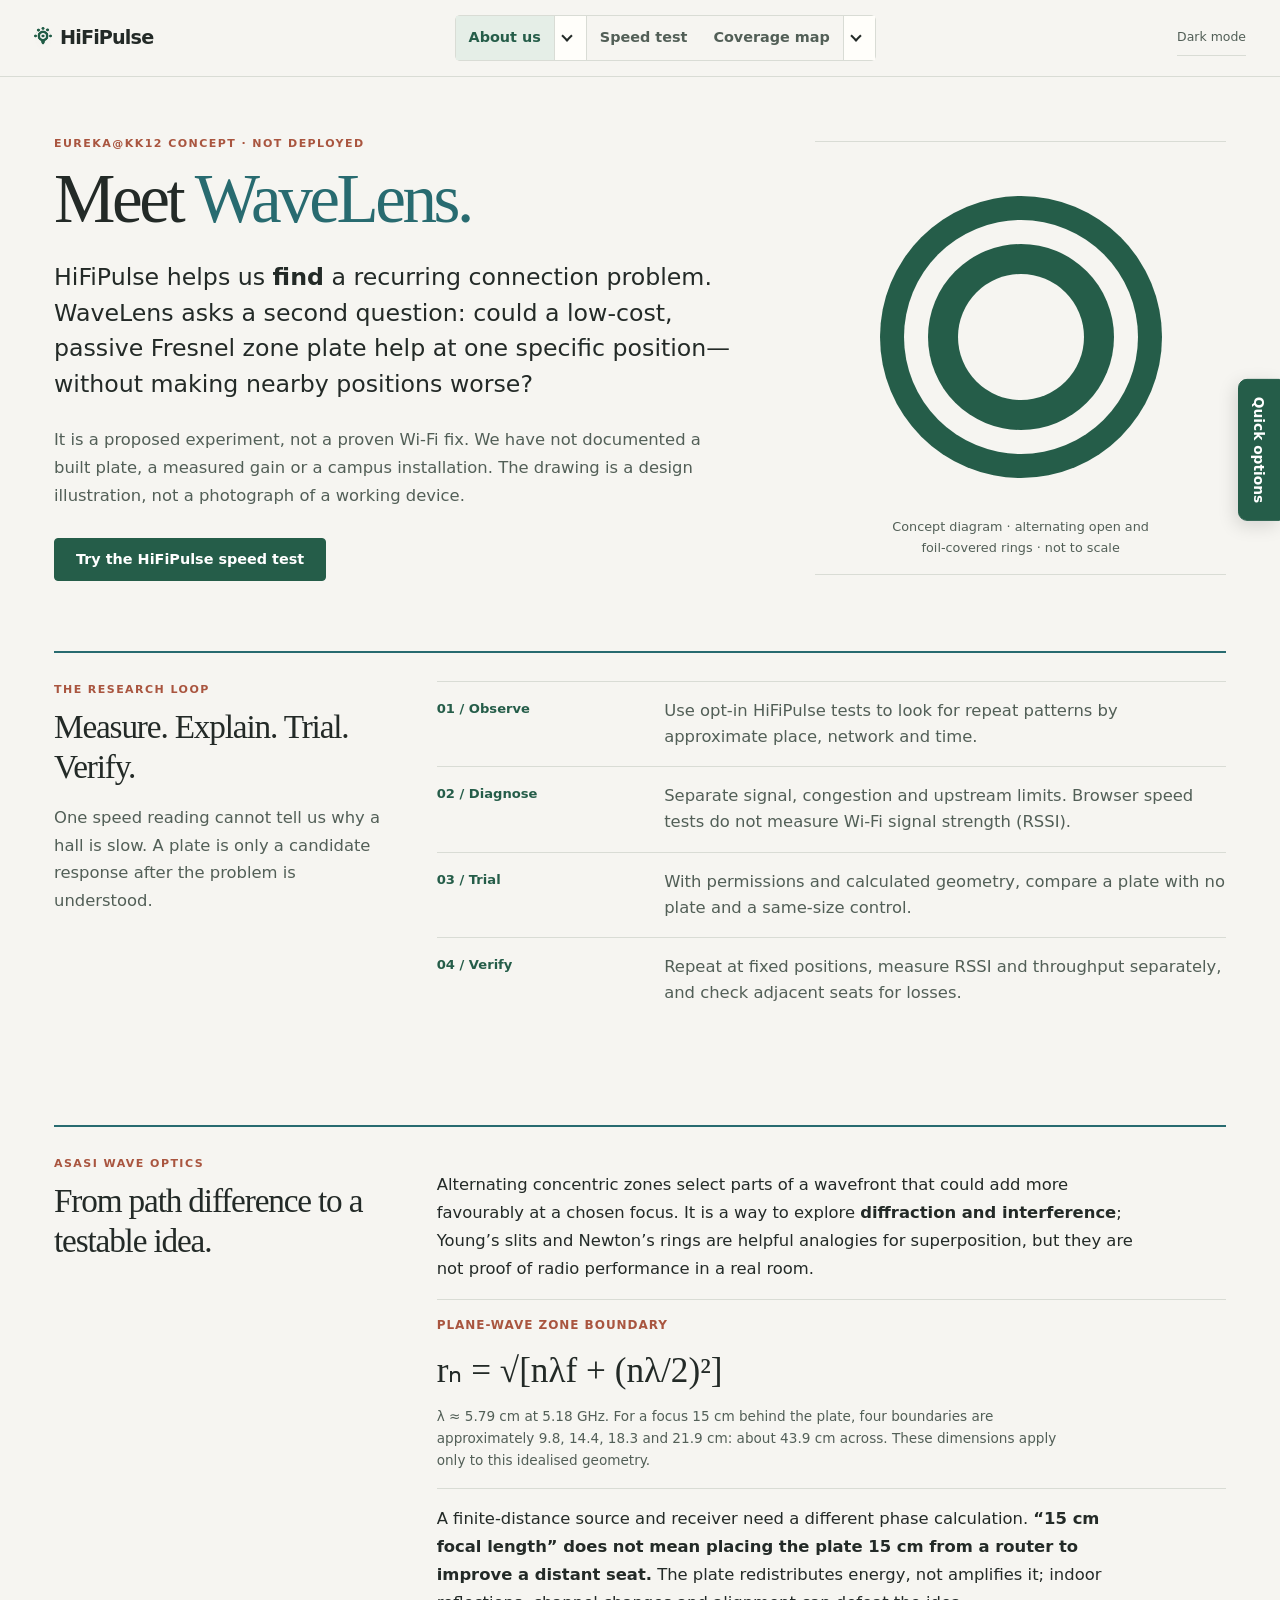
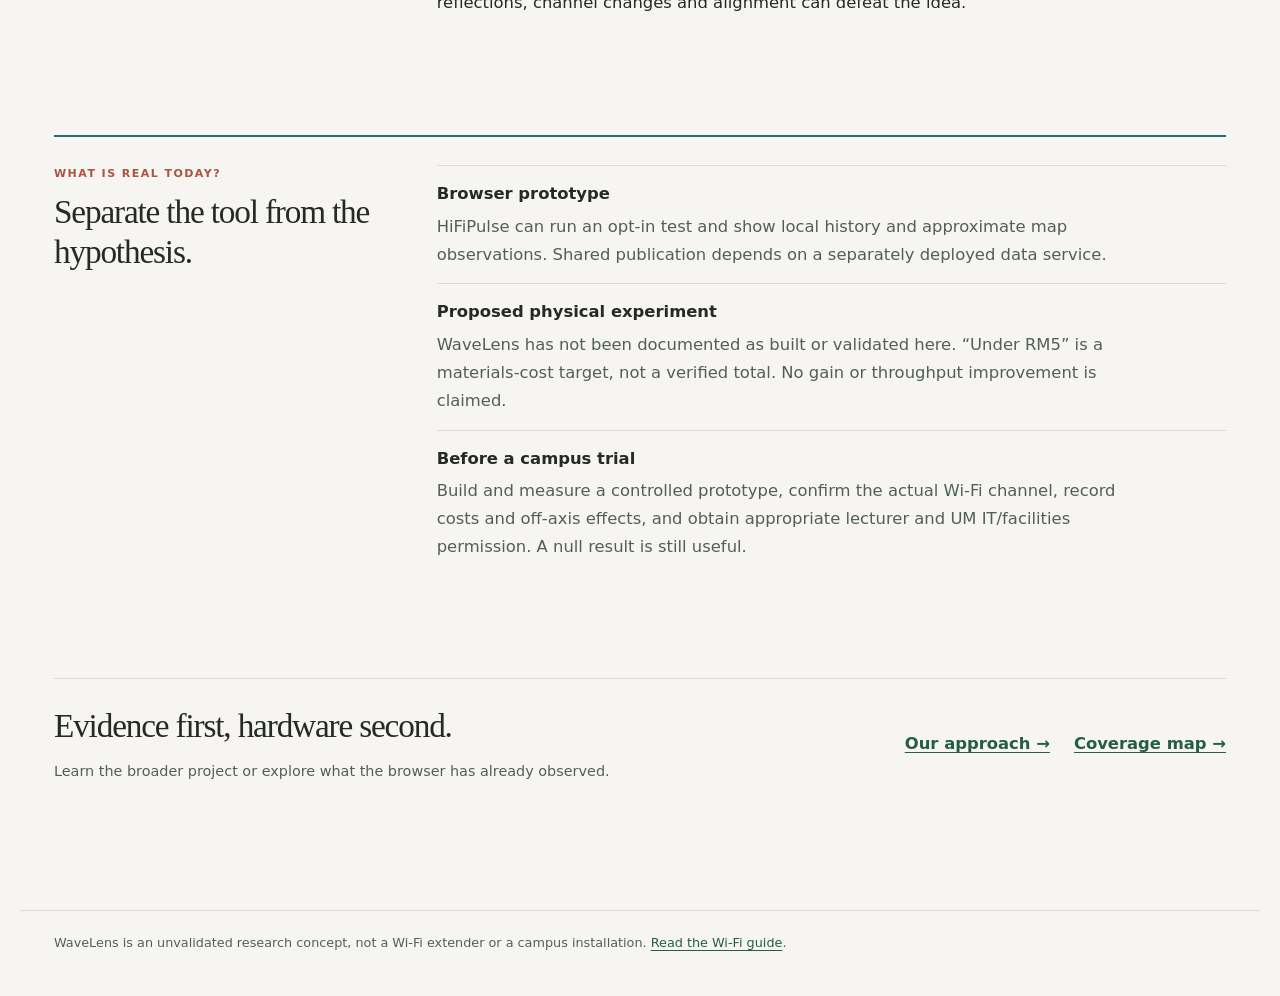
<file: wavelens.html>
<!DOCTYPE html>
<html lang="en">
<head>
  <meta charset="utf-8"><meta name="viewport" content="width=device-width, initial-scale=1">
  <meta name="color-scheme" content="light dark">
  <title>WaveLens concept — HiFiPulse</title>
  <meta name="description" content="WaveLens is a proposed passive Fresnel-zone experiment alongside HiFiPulse; its Wi-Fi performance has not been demonstrated.">
  <meta http-equiv="Content-Security-Policy" content="default-src 'none'; script-src 'self'; style-src 'self'; img-src 'self' data:; connect-src 'self' https://speed.cloudflare.com https://cloudflare.com; base-uri 'none'; form-action 'none'">
  <link rel="stylesheet" href="theme.css"><link rel="icon" type="image/png" href="favicon.png">
  <script src="theme.js" defer></script><script src="config.js" defer></script><script src="engine.js" defer></script><script src="quick-options.js" defer></script>
</head>
<body>
  <header class="site-header">
    <a class="brand" href="index.html"><img class="brand-logo" src="assets/hifipulse-mark.png" width="18" height="23" alt="">HiFiPulse</a>
    <nav class="site-nav" aria-label="Main">
      <div class="nav-group nav-parent-active"><a href="about.html">About us</a><details class="nav-dropdown"><summary class="nav-expand" aria-label="Toggle About us menu"><span class="nav-chevron" aria-hidden="true"></span></summary>
        <div class="nav-menu" id="about-menu"><a href="about.html#mission-heading">Our Mission</a><a href="guide.html">Wi-Fi guide</a><a href="wavelens.html" aria-current="page">WaveLens concept</a></div></details>
      </div>
      <a href="index.html">Speed test</a>
      <div class="nav-group"><a href="map.html">Coverage map</a><details class="nav-dropdown"><summary class="nav-expand" aria-label="Toggle Coverage map menu"><span class="nav-chevron" aria-hidden="true"></span></summary>
        <div class="nav-menu" id="map-menu"><a href="map.html#panel-map">Coverage map</a><a href="map.html#panel-history">Speed history</a><a href="map.html#panel-providers">Compare networks</a><a href="rankings.html">Rankings</a><a href="planner.html">Task planner</a></div></details>
      </div>
    </nav>
    <div class="header-actions"><button class="theme-toggle" type="button" aria-label="Switch to dark mode" aria-pressed="false">Dark mode</button></div>
  </header>
  <main class="wide wave-main">
    <div class="wave-hero">
      <div>
        <p class="eyebrow">EUREKA@KK12 CONCEPT · NOT DEPLOYED</p>
        <h1>Meet <span class="heading-emphasis">WaveLens.</span></h1>
        <p class="wave-lead">HiFiPulse helps us <strong>find</strong> a recurring connection problem. WaveLens asks a second question: could a low-cost, passive Fresnel zone plate help at one specific position—without making nearby positions worse?</p>
        <p>It is a proposed experiment, not a proven Wi-Fi fix. We have not documented a built plate, a measured gain or a campus installation. The drawing is a design illustration, not a photograph of a working device.</p>
        <a class="btn" href="index.html">Try the HiFiPulse speed test</a>
      </div>
      <figure class="wave-figure">
        <svg viewBox="0 0 240 240" role="img" aria-labelledby="wave-diagram-title wave-diagram-desc">
          <title id="wave-diagram-title">Illustration of a four-zone Fresnel plate</title>
          <desc id="wave-diagram-desc">Alternating open and covered concentric zones, shown as a conceptual top-down pattern; not a tested Wi-Fi prototype.</desc>
          <circle class="wave-zone-covered" cx="120" cy="120" r="94"/>
          <circle class="wave-zone-open" cx="120" cy="120" r="78"/>
          <circle class="wave-zone-covered" cx="120" cy="120" r="62"/>
          <circle class="wave-zone-open" cx="120" cy="120" r="42"/>
        </svg>
        <figcaption>Concept diagram · alternating open and foil-covered rings · not to scale</figcaption>
      </figure>
    </div>

    <section class="wave-loop" aria-labelledby="wave-loop-heading">
      <div><p class="eyebrow">THE RESEARCH LOOP</p><h2 id="wave-loop-heading">Measure. Explain. Trial. Verify.</h2><p>One speed reading cannot tell us why a hall is slow. A plate is only a candidate response after the problem is understood.</p></div>
      <ol>
        <li><strong>01 / Observe</strong><span>Use opt-in HiFiPulse tests to look for repeat patterns by approximate place, network and time.</span></li>
        <li><strong>02 / Diagnose</strong><span>Separate signal, congestion and upstream limits. Browser speed tests do not measure Wi-Fi signal strength (RSSI).</span></li>
        <li><strong>03 / Trial</strong><span>With permissions and calculated geometry, compare a plate with no plate and a same-size control.</span></li>
        <li><strong>04 / Verify</strong><span>Repeat at fixed positions, measure RSSI and throughput separately, and check adjacent seats for losses.</span></li>
      </ol>
    </section>

    <section class="wave-science" aria-labelledby="wave-science-heading">
      <div><p class="eyebrow">ASASI WAVE OPTICS</p><h2 id="wave-science-heading">From path difference to a testable idea.</h2></div>
      <div>
        <p>Alternating concentric zones select parts of a wavefront that could add more favourably at a chosen focus. It is a way to explore <strong>diffraction and interference</strong>; Young’s slits and Newton’s rings are helpful analogies for superposition, but they are not proof of radio performance in a real room.</p>
        <div class="wave-formula"><span>Plane-wave zone boundary</span><strong>rₙ = √[nλf + (nλ/2)²]</strong><small>λ ≈ 5.79 cm at 5.18 GHz. For a focus 15 cm behind the plate, four boundaries are approximately 9.8, 14.4, 18.3 and 21.9 cm: about 43.9 cm across. These dimensions apply only to this idealised geometry.</small></div>
        <p>A finite-distance source and receiver need a different phase calculation. <strong>“15 cm focal length” does not mean placing the plate 15 cm from a router to improve a distant seat.</strong> The plate redistributes energy, not amplifies it; indoor reflections, channel changes and alignment can defeat the idea.</p>
      </div>
    </section>

    <section class="wave-status" aria-labelledby="wave-status-heading">
      <div><p class="eyebrow">WHAT IS REAL TODAY?</p><h2 id="wave-status-heading">Separate the tool from the hypothesis.</h2></div>
      <div class="wave-status-list">
        <div><strong>Browser prototype</strong><p>HiFiPulse can run an opt-in test and show local history and approximate map observations. Shared publication depends on a separately deployed data service.</p></div>
        <div><strong>Proposed physical experiment</strong><p>WaveLens has not been documented as built or validated here. “Under RM5” is a materials-cost target, not a verified total. No gain or throughput improvement is claimed.</p></div>
        <div><strong>Before a campus trial</strong><p>Build and measure a controlled prototype, confirm the actual Wi-Fi channel, record costs and off-axis effects, and obtain appropriate lecturer and UM IT/facilities permission. A null result is still useful.</p></div>
      </div>
    </section>
    <div class="guide-bottom"><div><h2>Evidence first, hardware second.</h2><p>Learn the broader project or explore what the browser has already observed.</p></div><div class="wave-links"><a href="about.html#vision-heading">Our approach →</a><a href="map.html">Coverage map →</a></div></div>
  </main>
  <footer><p>WaveLens is an unvalidated research concept, not a Wi-Fi extender or a campus installation. <a href="guide.html">Read the Wi-Fi guide</a>.</p></footer>
</body>
</html>
</file>
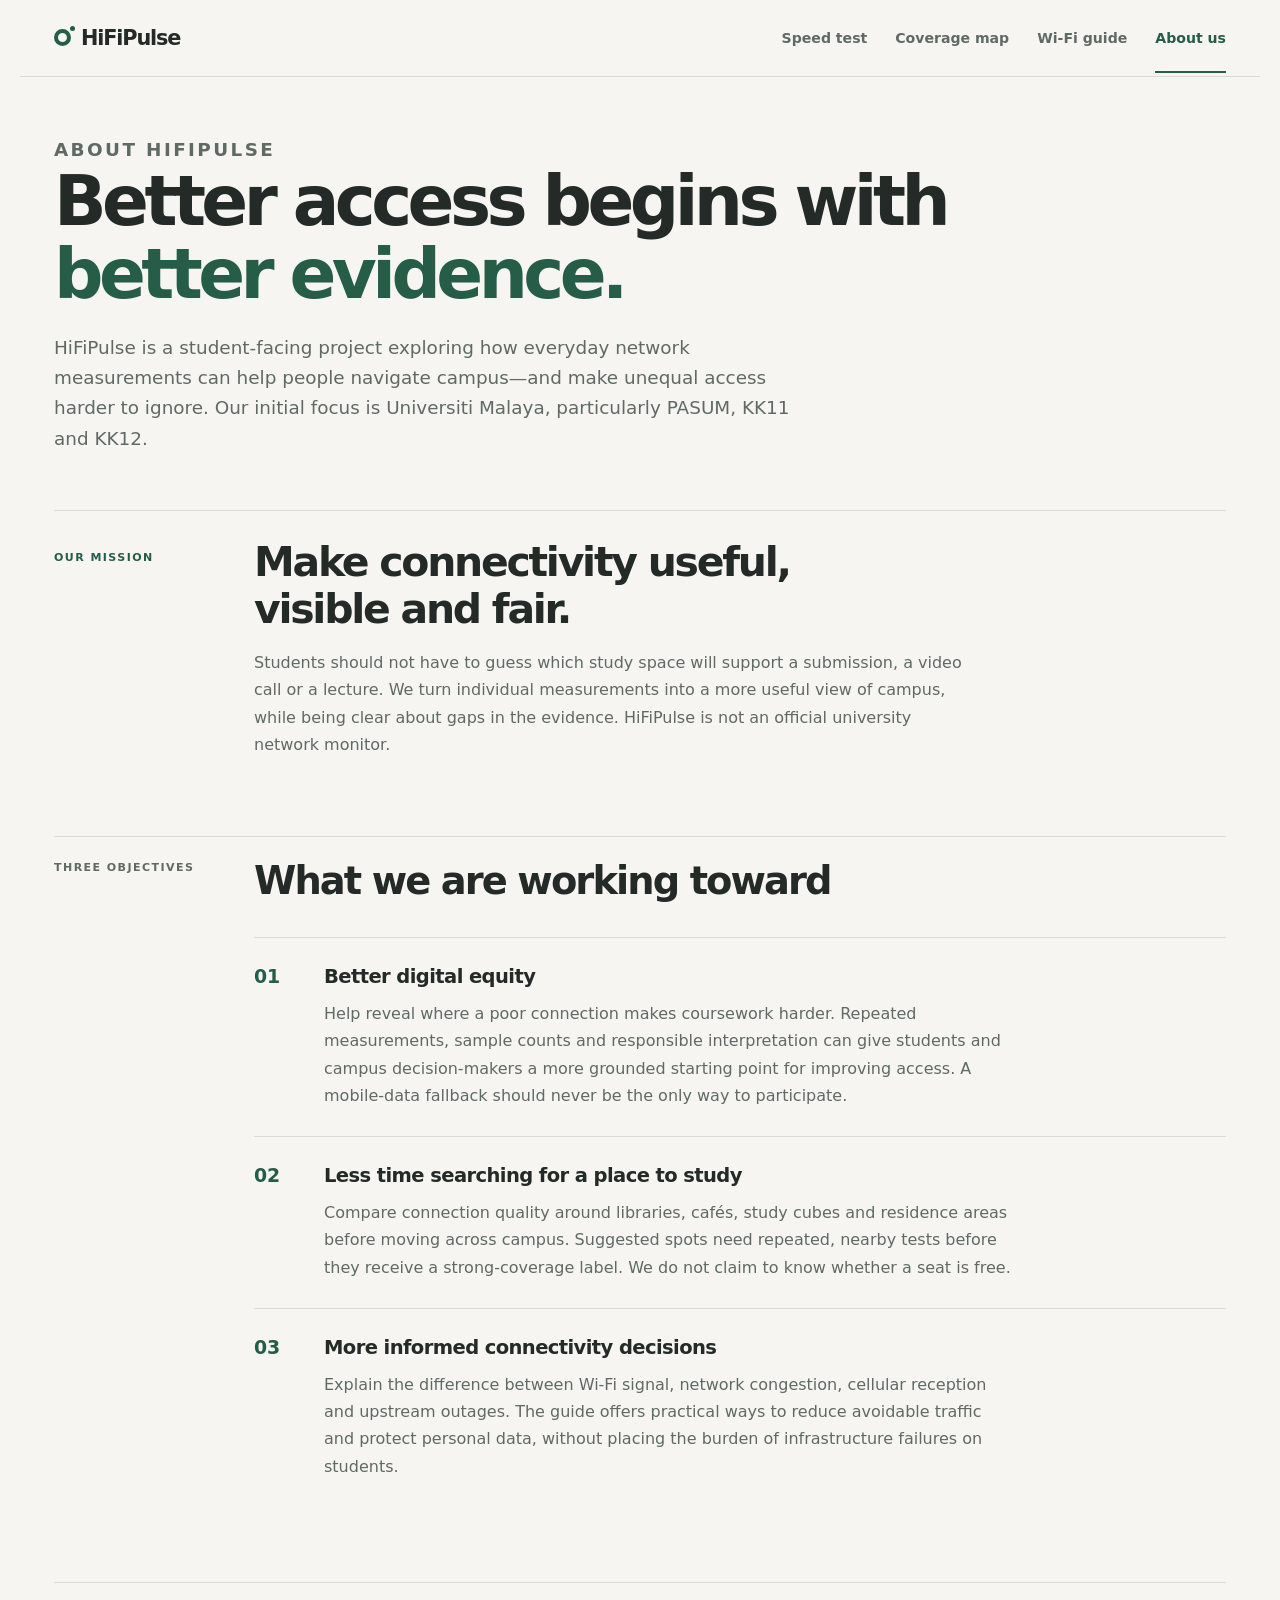
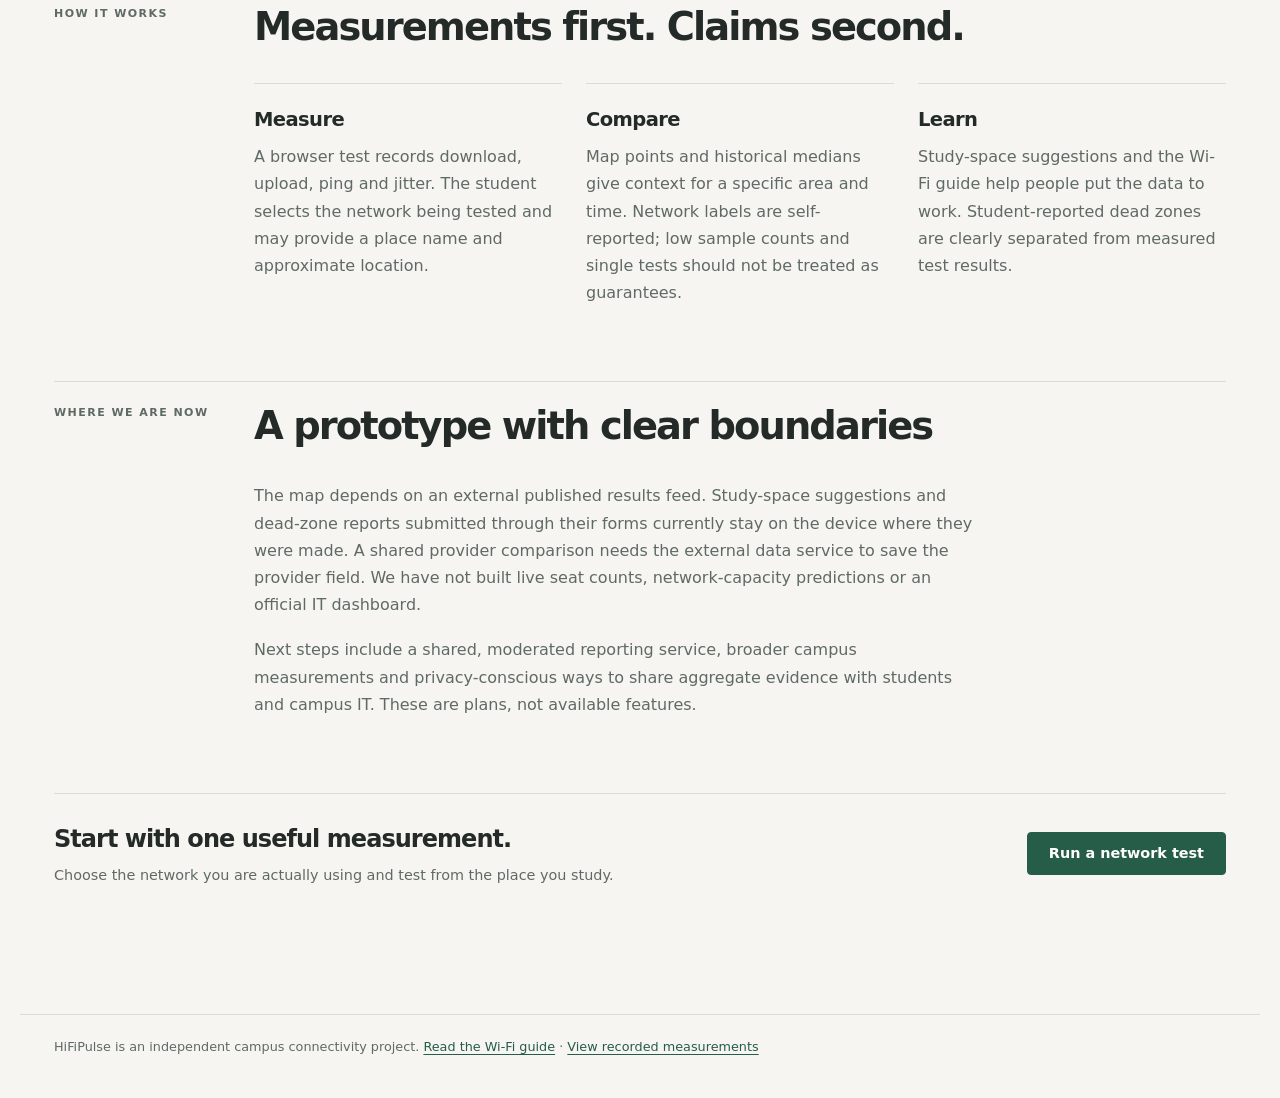
<file: main/about.html>
<!DOCTYPE html>
<html lang="en">
<head>
  <meta charset="utf-8">
  <meta name="viewport" content="width=device-width, initial-scale=1">
  <meta name="color-scheme" content="light">
  <title>About us — HiFiPulse</title>
  <meta name="description" content="HiFiPulse's mission: fairer digital access, faster study-space discovery, and better campus connectivity awareness.">
  <meta http-equiv="Content-Security-Policy" content="default-src 'none'; style-src 'self'; img-src 'self' data:; base-uri 'none'; form-action 'none'">
  <link rel="stylesheet" href="../assets/theme.css">
  <link rel="icon" type="image/png" href="../assets/favicon.png">
</head>
<body>
  <header class="site-header">
    <a class="brand" href="index.html"><span class="brand-mark" aria-hidden="true"></span>HiFiPulse</a>
    <nav class="site-nav" aria-label="Main">
      <a href="index.html">Speed test</a>
      <a href="map.html">Coverage map</a>
      <a href="guide.html">Wi-Fi guide</a>
      <a href="about.html" aria-current="page">About us</a>
    </nav>
  </header>

  <main class="wide about-main">
    <div class="hero">
      <p class="eyebrow">ABOUT HIFIPULSE</p>
      <h1>Better access begins with <span class="heading-emphasis">better evidence.</span></h1>
      <p>HiFiPulse is a student-facing project exploring how everyday network measurements can help people navigate campus—and make unequal access harder to ignore. Our initial focus is Universiti Malaya, particularly PASUM, KK11 and KK12.</p>
    </div>

    <section class="about-statement" aria-labelledby="mission-heading">
      <p class="eyebrow">OUR MISSION</p>
      <h2 id="mission-heading">Make connectivity useful, visible and fair.</h2>
      <p>Students should not have to guess which study space will support a submission, a video call or a lecture. We turn individual measurements into a more useful view of campus, while being clear about gaps in the evidence. HiFiPulse is not an official university network monitor.</p>
    </section>

    <section class="about-objectives" aria-labelledby="objectives-heading">
      <div class="guide-section-head"><p class="eyebrow">THREE OBJECTIVES</p><h2 id="objectives-heading">What we are working toward</h2></div>
      <div class="about-objective-list">
        <article class="about-objective"><span class="about-index">01</span><div><h3>Better digital equity</h3><p>Help reveal where a poor connection makes coursework harder. Repeated measurements, sample counts and responsible interpretation can give students and campus decision-makers a more grounded starting point for improving access. A mobile-data fallback should never be the only way to participate.</p></div></article>
        <article class="about-objective"><span class="about-index">02</span><div><h3>Less time searching for a place to study</h3><p>Compare connection quality around libraries, cafés, study cubes and residence areas before moving across campus. Suggested spots need repeated, nearby tests before they receive a strong-coverage label. We do not claim to know whether a seat is free.</p></div></article>
        <article class="about-objective"><span class="about-index">03</span><div><h3>More informed connectivity decisions</h3><p>Explain the difference between Wi-Fi signal, network congestion, cellular reception and upstream outages. The guide offers practical ways to reduce avoidable traffic and protect personal data, without placing the burden of infrastructure failures on students.</p></div></article>
      </div>
    </section>

    <section class="about-method" aria-labelledby="method-heading">
      <div class="guide-section-head"><p class="eyebrow">HOW IT WORKS</p><h2 id="method-heading">Measurements first. Claims second.</h2></div>
      <div class="about-method-grid">
        <div><h3>Measure</h3><p>A browser test records download, upload, ping and jitter. The student selects the network being tested and may provide a place name and approximate location.</p></div>
        <div><h3>Compare</h3><p>Map points and historical medians give context for a specific area and time. Network labels are self-reported; low sample counts and single tests should not be treated as guarantees.</p></div>
        <div><h3>Learn</h3><p>Study-space suggestions and the Wi-Fi guide help people put the data to work. Student-reported dead zones are clearly separated from measured test results.</p></div>
      </div>
    </section>

    <section class="about-limits" aria-labelledby="limits-heading">
      <div class="guide-section-head"><p class="eyebrow">WHERE WE ARE NOW</p><h2 id="limits-heading">A prototype with clear boundaries</h2></div>
      <p>The map depends on an external published results feed. Study-space suggestions and dead-zone reports submitted through their forms currently stay on the device where they were made. A shared provider comparison needs the external data service to save the provider field. We have not built live seat counts, network-capacity predictions or an official IT dashboard.</p>
      <p>Next steps include a shared, moderated reporting service, broader campus measurements and privacy-conscious ways to share aggregate evidence with students and campus IT. These are plans, not available features.</p>
    </section>

    <div class="guide-bottom"><div><h2>Start with one useful measurement.</h2><p>Choose the network you are actually using and test from the place you study.</p></div><a class="btn" href="index.html">Run a network test</a></div>
  </main>
  <footer><p>HiFiPulse is an independent campus connectivity project. <a href="guide.html">Read the Wi-Fi guide</a> · <a href="map.html">View recorded measurements</a></p></footer>
</body>
</html>
</file>
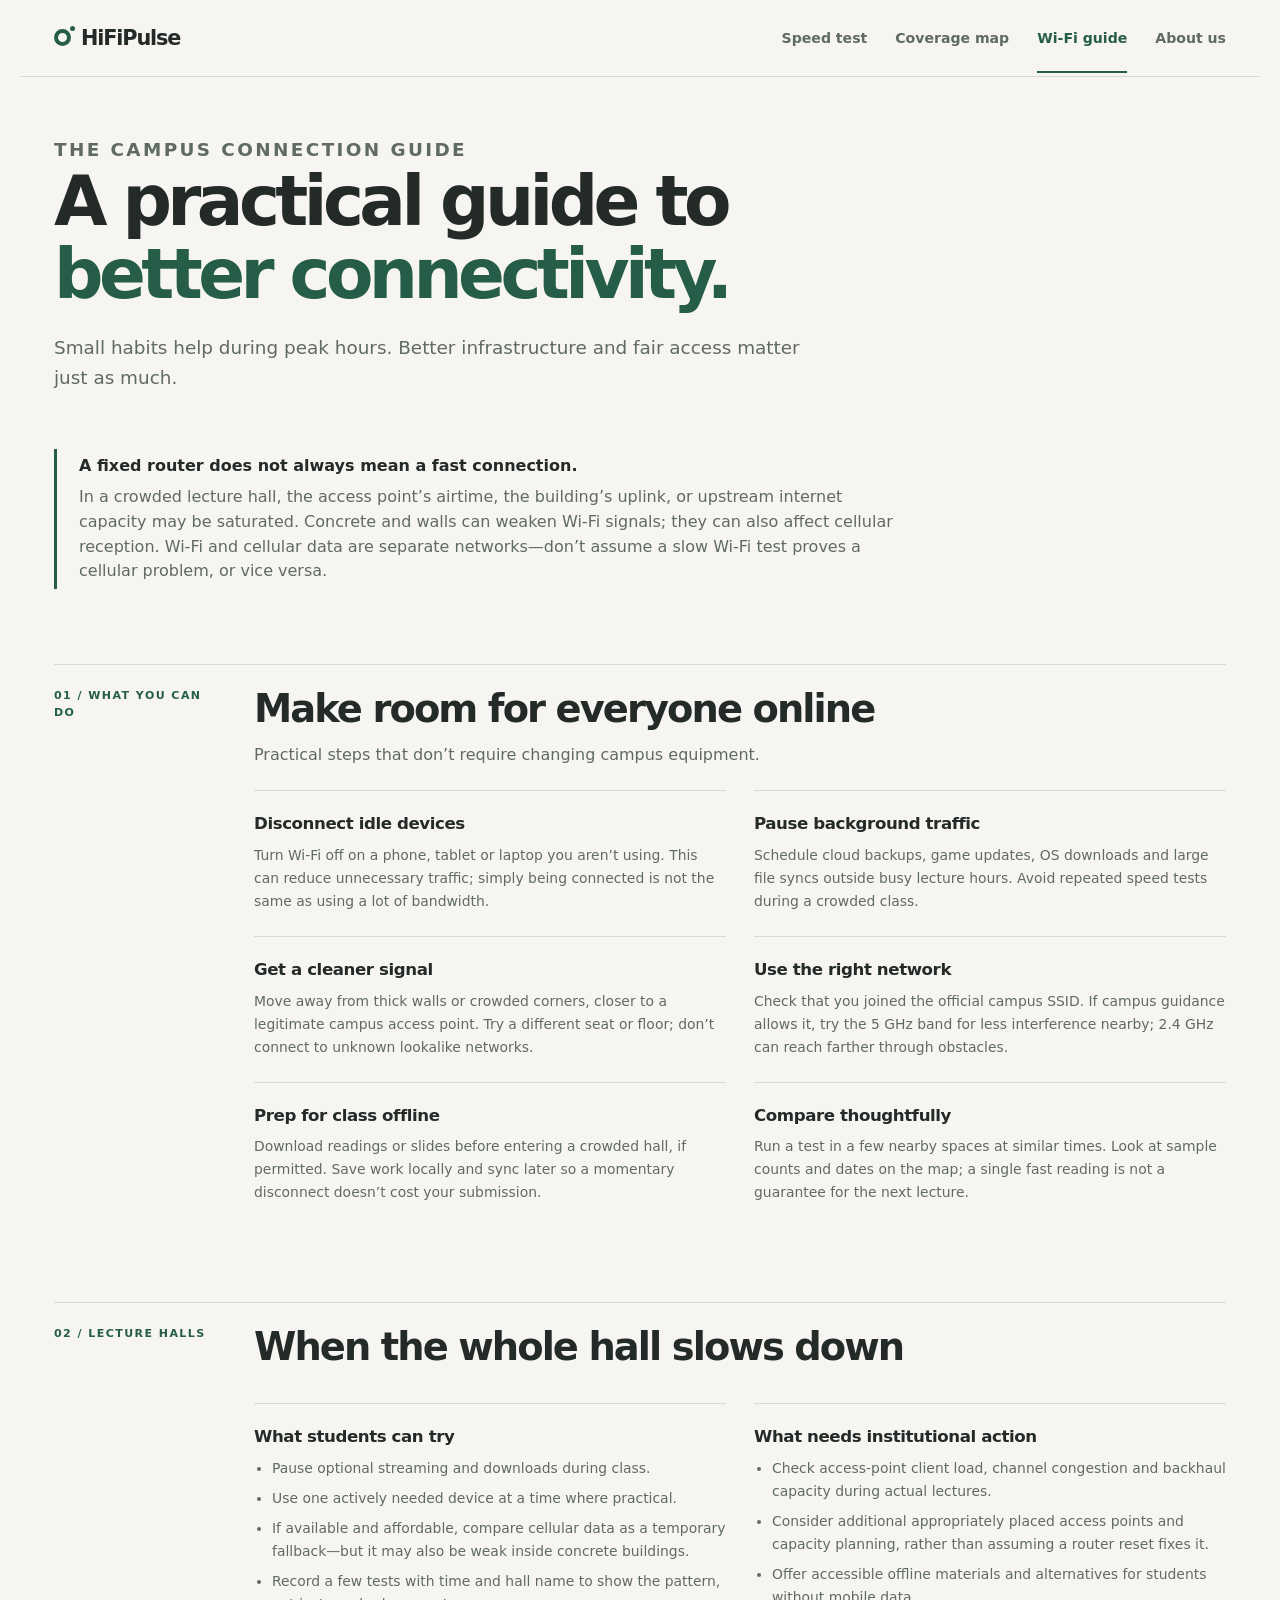
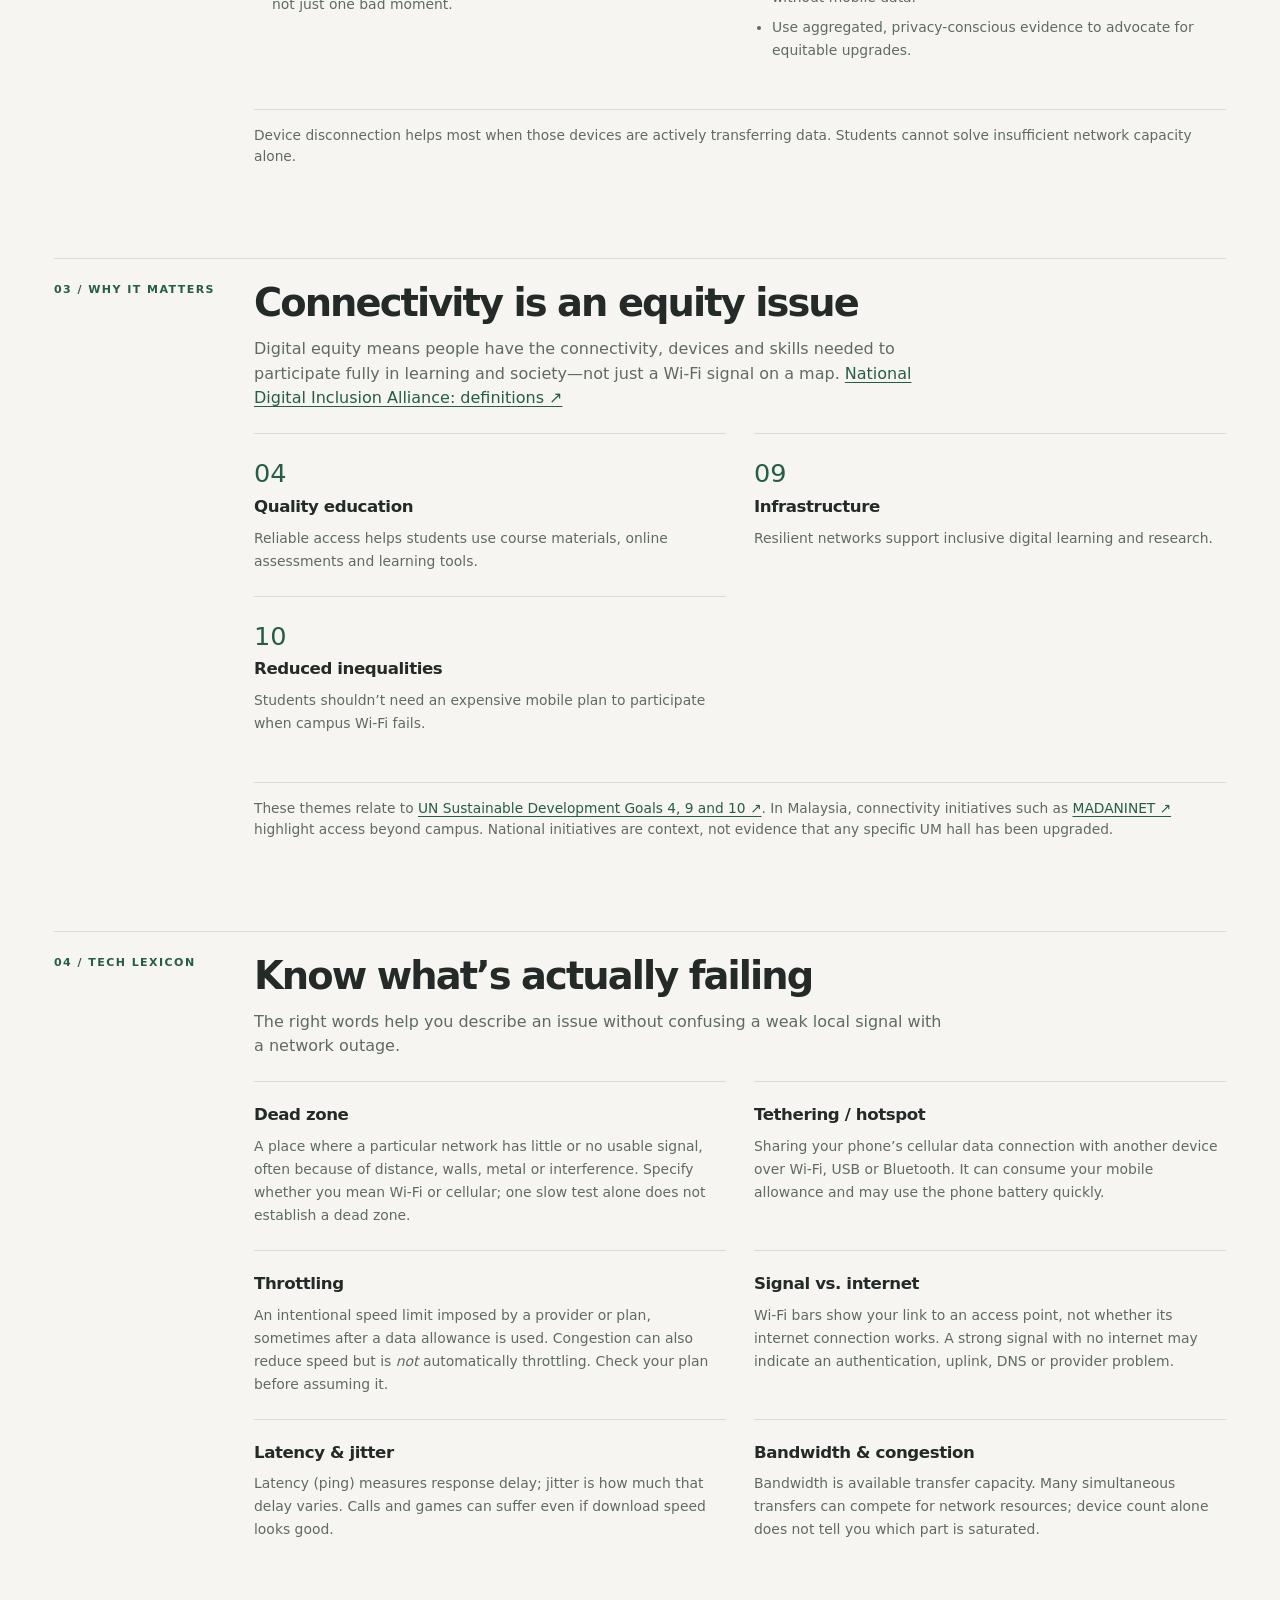
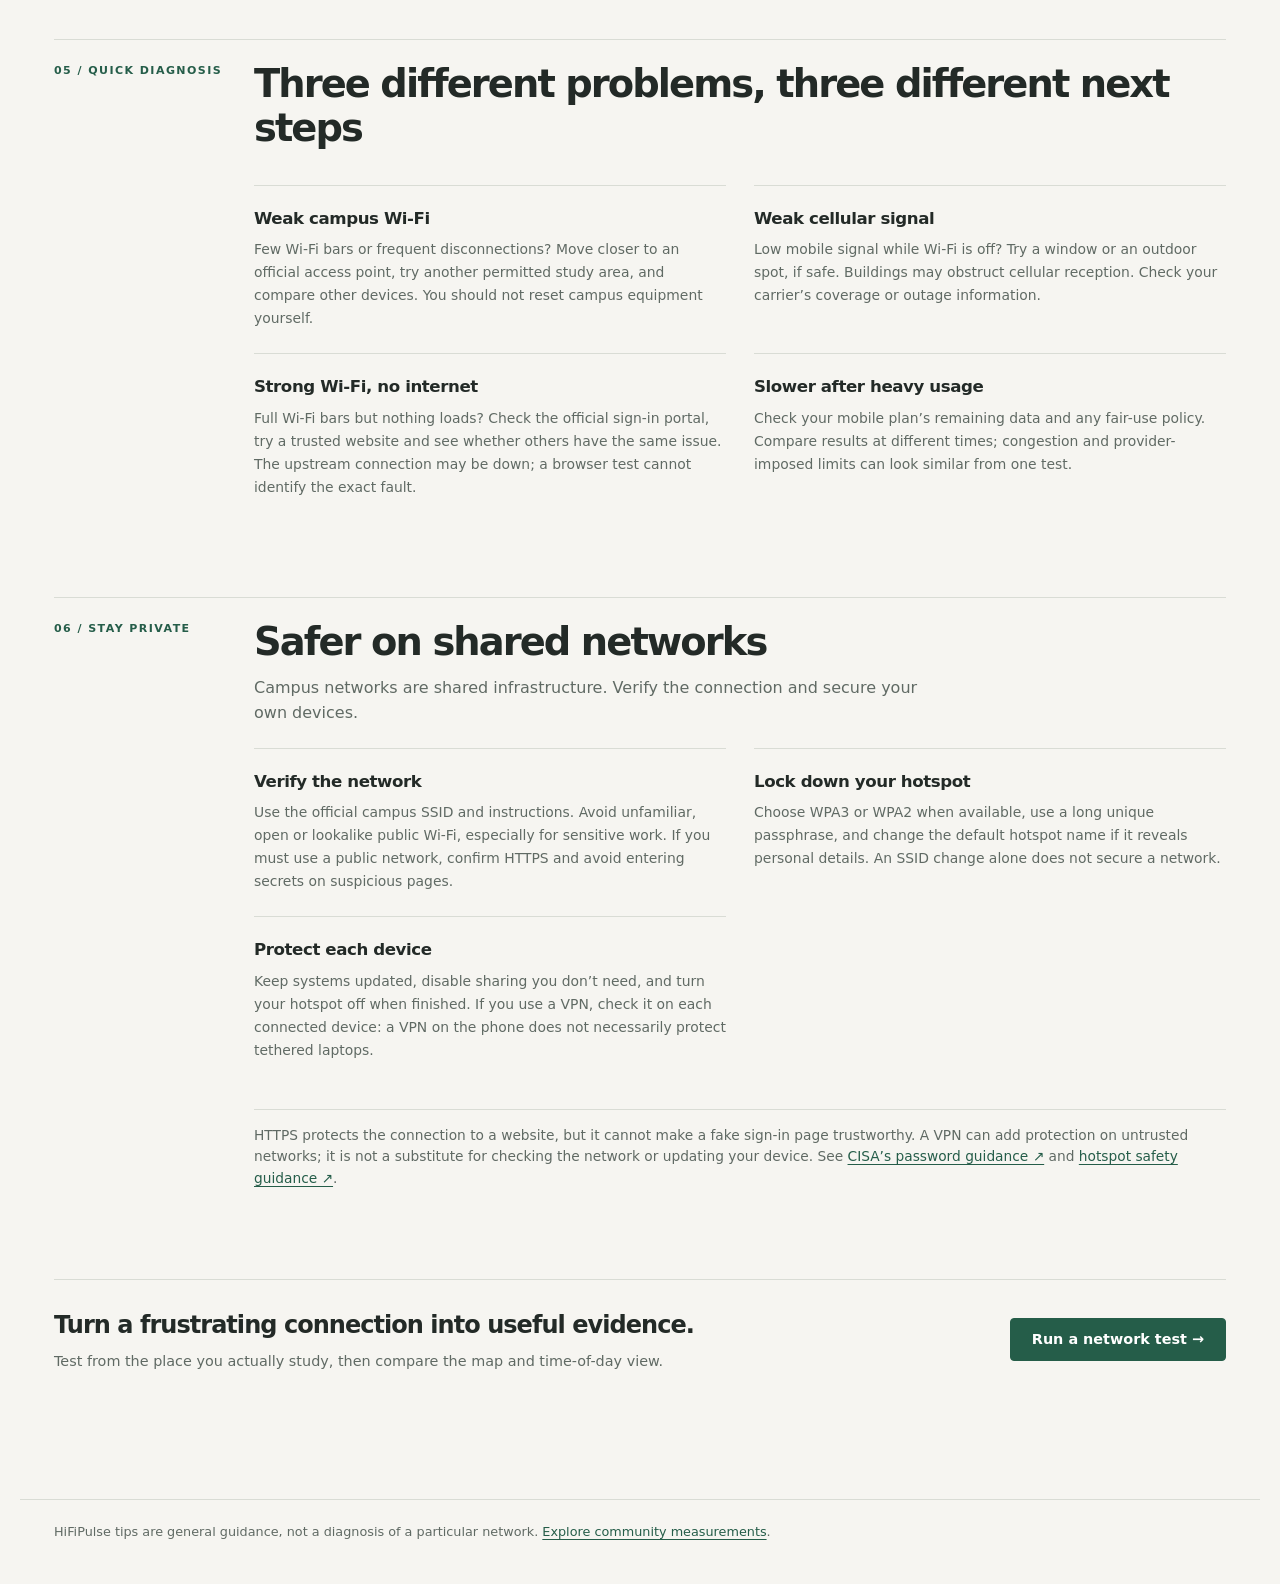
<file: main/guide.html>
<!DOCTYPE html>
<html lang="en">
<head>
  <meta charset="utf-8">
  <meta name="viewport" content="width=device-width, initial-scale=1">
  <meta name="color-scheme" content="light">
  <title>Wi-Fi guide &amp; digital equity — HiFiPulse</title>
  <meta name="description" content="Practical campus connectivity tips, congestion awareness and digital equity context.">
  <meta http-equiv="Content-Security-Policy" content="default-src 'none'; style-src 'self'; img-src 'self' data:; base-uri 'none'; form-action 'none'">
  <link rel="stylesheet" href="../assets/theme.css">
  <link rel="icon" type="image/png" href="../assets/favicon.png">
</head>
<body>
  <header class="site-header">
    <a class="brand" href="index.html"><span class="brand-mark" aria-hidden="true"></span>HiFiPulse</a>
    <nav class="site-nav" aria-label="Main"><a href="index.html">Speed test</a><a href="map.html">Coverage map</a><a href="guide.html" aria-current="page">Wi-Fi guide</a><a href="about.html">About us</a></nav>
  </header>
  <main class="wide guide-main">
    <div class="hero"><p class="eyebrow">THE CAMPUS CONNECTION GUIDE</p><h1>A practical guide to <span class="heading-emphasis">better connectivity.</span></h1><p>Small habits help during peak hours. Better infrastructure and fair access matter just as much.</p></div>
    <div class="guide-callout"><div><strong>A fixed router does not always mean a fast connection.</strong><p>In a crowded lecture hall, the access point’s airtime, the building’s uplink, or upstream internet capacity may be saturated. Concrete and walls can weaken Wi-Fi signals; they can also affect cellular reception. Wi-Fi and cellular data are separate networks—don’t assume a slow Wi-Fi test proves a cellular problem, or vice versa.</p></div></div>
    <section class="guide-section" aria-labelledby="quick-heading"><div class="guide-section-head"><span class="eyebrow">01 / WHAT YOU CAN DO</span><h2 id="quick-heading">Make room for everyone online</h2><p>Practical steps that don’t require changing campus equipment.</p></div>
      <div class="guide-grid">
        <article class="guide-tile"><h3>Disconnect idle devices</h3><p>Turn Wi-Fi off on a phone, tablet or laptop you aren’t using. This can reduce unnecessary traffic; simply being connected is not the same as using a lot of bandwidth.</p></article>
        <article class="guide-tile"><h3>Pause background traffic</h3><p>Schedule cloud backups, game updates, OS downloads and large file syncs outside busy lecture hours. Avoid repeated speed tests during a crowded class.</p></article>
        <article class="guide-tile"><h3>Get a cleaner signal</h3><p>Move away from thick walls or crowded corners, closer to a legitimate campus access point. Try a different seat or floor; don’t connect to unknown lookalike networks.</p></article>
        <article class="guide-tile"><h3>Use the right network</h3><p>Check that you joined the official campus SSID. If campus guidance allows it, try the 5 GHz band for less interference nearby; 2.4 GHz can reach farther through obstacles.</p></article>
        <article class="guide-tile"><h3>Prep for class offline</h3><p>Download readings or slides before entering a crowded hall, if permitted. Save work locally and sync later so a momentary disconnect doesn’t cost your submission.</p></article>
        <article class="guide-tile"><h3>Compare thoughtfully</h3><p>Run a test in a few nearby spaces at similar times. Look at sample counts and dates on the map; a single fast reading is not a guarantee for the next lecture.</p></article>
      </div>
    </section>
    <section class="guide-section" aria-labelledby="hall-heading"><div class="guide-section-head"><span class="eyebrow">02 / LECTURE HALLS</span><h2 id="hall-heading">When the whole hall slows down</h2></div>
      <div class="guide-split"><div class="guide-tile"><h3>What students can try</h3><ul><li>Pause optional streaming and downloads during class.</li><li>Use one actively needed device at a time where practical.</li><li>If available and affordable, compare cellular data as a temporary fallback—but it may also be weak inside concrete buildings.</li><li>Record a few tests with time and hall name to show the pattern, not just one bad moment.</li></ul></div><div class="guide-tile"><h3>What needs institutional action</h3><ul><li>Check access-point client load, channel congestion and backhaul capacity during actual lectures.</li><li>Consider additional appropriately placed access points and capacity planning, rather than assuming a router reset fixes it.</li><li>Offer accessible offline materials and alternatives for students without mobile data.</li><li>Use aggregated, privacy-conscious evidence to advocate for equitable upgrades.</li></ul></div></div>
      <p class="guide-caveat">Device disconnection helps most when those devices are actively transferring data. Students cannot solve insufficient network capacity alone.</p>
    </section>
    <section class="guide-section" aria-labelledby="equity-heading"><div class="guide-section-head"><span class="eyebrow">03 / WHY IT MATTERS</span><h2 id="equity-heading">Connectivity is an equity issue</h2><p>Digital equity means people have the connectivity, devices and skills needed to participate fully in learning and society—not just a Wi-Fi signal on a map. <a href="https://www.digitalinclusion.org/definitions/" target="_blank" rel="noopener noreferrer">National Digital Inclusion Alliance: definitions ↗</a></p></div>
      <div class="guide-grid sdg-grid"><article class="guide-tile"><span class="sdg-number">04</span><h3>Quality education</h3><p>Reliable access helps students use course materials, online assessments and learning tools.</p></article><article class="guide-tile"><span class="sdg-number">09</span><h3>Infrastructure</h3><p>Resilient networks support inclusive digital learning and research.</p></article><article class="guide-tile"><span class="sdg-number">10</span><h3>Reduced inequalities</h3><p>Students shouldn’t need an expensive mobile plan to participate when campus Wi-Fi fails.</p></article></div>
      <p class="guide-caveat">These themes relate to <a href="https://sdgs.un.org/goals" target="_blank" rel="noopener noreferrer">UN Sustainable Development Goals 4, 9 and 10 ↗</a>. In Malaysia, connectivity initiatives such as <a href="https://www.digital.gov.my/en-GB/siaran/MADANINET:Strengthening-Digital-Access-For-Rural-Communities" target="_blank" rel="noopener noreferrer">MADANINET ↗</a> highlight access beyond campus. National initiatives are context, not evidence that any specific UM hall has been upgraded.</p>
    </section>
    <section class="guide-section" aria-labelledby="lexicon-heading"><div class="guide-section-head"><span class="eyebrow">04 / TECH LEXICON</span><h2 id="lexicon-heading">Know what’s actually failing</h2><p>The right words help you describe an issue without confusing a weak local signal with a network outage.</p></div>
      <div class="guide-grid">
        <article class="guide-tile"><h3>Dead zone</h3><p>A place where a particular network has little or no usable signal, often because of distance, walls, metal or interference. Specify whether you mean Wi-Fi or cellular; one slow test alone does not establish a dead zone.</p></article>
        <article class="guide-tile"><h3>Tethering / hotspot</h3><p>Sharing your phone’s cellular data connection with another device over Wi-Fi, USB or Bluetooth. It can consume your mobile allowance and may use the phone battery quickly.</p></article>
        <article class="guide-tile"><h3>Throttling</h3><p>An intentional speed limit imposed by a provider or plan, sometimes after a data allowance is used. Congestion can also reduce speed but is <em>not</em> automatically throttling. Check your plan before assuming it.</p></article>
        <article class="guide-tile"><h3>Signal vs. internet</h3><p>Wi-Fi bars show your link to an access point, not whether its internet connection works. A strong signal with no internet may indicate an authentication, uplink, DNS or provider problem.</p></article>
        <article class="guide-tile"><h3>Latency &amp; jitter</h3><p>Latency (ping) measures response delay; jitter is how much that delay varies. Calls and games can suffer even if download speed looks good.</p></article>
        <article class="guide-tile"><h3>Bandwidth &amp; congestion</h3><p>Bandwidth is available transfer capacity. Many simultaneous transfers can compete for network resources; device count alone does not tell you which part is saturated.</p></article>
      </div>
    </section>
    <section class="guide-section" aria-labelledby="diagnose-heading"><div class="guide-section-head"><span class="eyebrow">05 / QUICK DIAGNOSIS</span><h2 id="diagnose-heading">Three different problems, three different next steps</h2></div>
      <div class="guide-split diagnosis-grid">
        <article class="guide-tile"><h3>Weak campus Wi-Fi</h3><p>Few Wi-Fi bars or frequent disconnections? Move closer to an official access point, try another permitted study area, and compare other devices. You should not reset campus equipment yourself.</p></article>
        <article class="guide-tile"><h3>Weak cellular signal</h3><p>Low mobile signal while Wi-Fi is off? Try a window or an outdoor spot, if safe. Buildings may obstruct cellular reception. Check your carrier’s coverage or outage information.</p></article>
        <article class="guide-tile"><h3>Strong Wi-Fi, no internet</h3><p>Full Wi-Fi bars but nothing loads? Check the official sign-in portal, try a trusted website and see whether others have the same issue. The upstream connection may be down; a browser test cannot identify the exact fault.</p></article>
        <article class="guide-tile"><h3>Slower after heavy usage</h3><p>Check your mobile plan’s remaining data and any fair-use policy. Compare results at different times; congestion and provider-imposed limits can look similar from one test.</p></article>
      </div>
    </section>
    <section class="guide-section" aria-labelledby="safe-heading"><div class="guide-section-head"><span class="eyebrow">06 / STAY PRIVATE</span><h2 id="safe-heading">Safer on shared networks</h2><p>Campus networks are shared infrastructure. Verify the connection and secure your own devices.</p></div>
      <div class="guide-grid">
        <article class="guide-tile"><h3>Verify the network</h3><p>Use the official campus SSID and instructions. Avoid unfamiliar, open or lookalike public Wi-Fi, especially for sensitive work. If you must use a public network, confirm HTTPS and avoid entering secrets on suspicious pages.</p></article>
        <article class="guide-tile"><h3>Lock down your hotspot</h3><p>Choose WPA3 or WPA2 when available, use a long unique passphrase, and change the default hotspot name if it reveals personal details. An SSID change alone does not secure a network.</p></article>
        <article class="guide-tile"><h3>Protect each device</h3><p>Keep systems updated, disable sharing you don’t need, and turn your hotspot off when finished. If you use a VPN, check it on each connected device: a VPN on the phone does not necessarily protect tethered laptops.</p></article>
      </div>
      <p class="guide-caveat">HTTPS protects the connection to a website, but it cannot make a fake sign-in page trustworthy. A VPN can add protection on untrusted networks; it is not a substitute for checking the network or updating your device. See <a href="https://www.cisa.gov/secure-our-world/use-strong-passwords" target="_blank" rel="noopener noreferrer">CISA’s password guidance ↗</a> and <a href="https://www.security.org/digital-safety/mobile-hotspot-safe/" target="_blank" rel="noopener noreferrer">hotspot safety guidance ↗</a>.</p>
    </section>
    <div class="guide-bottom"><div><h2>Turn a frustrating connection into useful evidence.</h2><p>Test from the place you actually study, then compare the map and time-of-day view.</p></div><a class="btn" href="index.html">Run a network test →</a></div>
  </main>
  <footer><p>HiFiPulse tips are general guidance, not a diagnosis of a particular network. <a href="map.html">Explore community measurements</a>.</p></footer>
</body>
</html>
</file>
<file: theme.css>
/* HiFiPulse — editorial campus utility, built around data rather than decoration. */
:root {
  color-scheme: light;
  --paper: #f6f5f1;
  --surface: #fffefa;
  --ink: #232a27;
  --muted: #606a64;
  --line: #d9dcd5;
  --green: #255d49;
  --green-light: #e5eee7;
  --ochre: #a06124;
  --danger: #a23f3e;
  font-family: "Avenir Next", Avenir, "Segoe UI", system-ui, sans-serif;
}
*, *::before, *::after { box-sizing: border-box; }
html { -webkit-text-size-adjust: 100%; scroll-behavior: smooth; }
body { margin: 0; min-height: 100vh; color: var(--ink); background: var(--paper); line-height: 1.55; }
[hidden] { display: none !important; }
a { color: var(--green); text-underline-offset: 3px; }
a:hover { color: #163e30; }
button, input, select { font: inherit; }
button { cursor: pointer; }
:focus-visible { outline: 2px solid var(--green); outline-offset: 3px; }
button:disabled { opacity: .45; cursor: not-allowed; box-shadow: none; transform: none; }
.site-header { max-width: 1240px; margin: auto; padding: 0 34px; min-height: 77px; display: flex; align-items: center; justify-content: space-between; gap: 22px; border-bottom: 1px solid var(--line); }
.brand { display: inline-flex; align-items: center; gap: 10px; flex: none; text-decoration: none; font-weight: 750; letter-spacing: -.055em; font-size: 1.3rem; color: var(--ink); }
.site-nav { display: flex; flex-wrap: wrap; gap: 6px 28px; }
.site-nav a { padding: 25px 0 22px; border-bottom: 2px solid transparent; text-decoration: none; color: var(--muted); font-size: .88rem; font-weight: 570; transition: color .18s ease, border-color .18s ease; }
.site-nav a:hover { color: var(--ink); }
.site-nav a[aria-current="page"] { color: var(--green); border-bottom-color: var(--green); }
main { max-width: 1020px; margin: auto; padding: 58px 34px 100px; }
main.wide { max-width: 1240px; }
.hero { margin: 0 0 56px; max-width: 820px; }
.hero h1 { font-size: clamp(2.6rem, 5.4vw, 5.3rem); line-height: 1.05; letter-spacing: -.066em; font-weight: 620; margin: 0 0 22px; }
.hero p { color: var(--muted); font-size: clamp(1rem, 1.5vw, 1.15rem); max-width: 64ch; margin: 0; line-height: 1.65; }
/* Sections are organized by rules and whitespace, not nested panels. */
.card { padding: 28px 0 42px; border-top: 1px solid var(--line); margin: 0 0 24px; }
.card h2 { margin: 0 0 24px; font-size: 1.25rem; letter-spacing: -.035em; font-weight: 650; }
.note, .hint, .edge { color: var(--muted); font-size: .85rem; line-height: 1.6; }
.note { margin: 12px 0 0; }
.field-grid { display: grid; grid-template-columns: minmax(0,2fr) minmax(0,1fr); gap: 20px; max-width: 720px; }
.field { display: block; color: var(--ink); font-size: .82rem; font-weight: 650; }
.field input, .field select, select { display: block; min-height: 45px; max-width: 100%; padding: 10px 13px; background: var(--surface); border: 1px solid #bbc3b8; border-radius: 4px; color: var(--ink); font-weight: 450; transition: border-color .18s ease, box-shadow .18s ease; }
.field input, .field select { width: 100%; margin-top: 8px; }
.field input::placeholder { color: #778179; }
.field input:hover, .field select:hover, select:hover { border-color: #718f7b; }
.field input:focus, .field select:focus, select:focus { border-color: var(--green); outline: 2px solid #a2c5ad; outline-offset: 1px; }
.field input:disabled, .field select:disabled, select:disabled { background: #eaece6; color: #68736b; cursor: not-allowed; }
.provider-field { max-width: 480px; }
.provider-field span { color: var(--danger); }
.provider-help { margin: 9px 0 27px; max-width: 68ch; }
.custom-place { max-width: 480px; margin: 20px 0; }
.study-optin { max-width: 720px; margin-top: 28px; padding-top: 20px; border-top: 1px solid var(--line); font-size: .9rem; }
.study-optin > label:first-child { display: inline-flex; align-items: center; gap: 10px; cursor: pointer; }
.study-optin .field { margin-top: 18px; max-width: 420px; }
input[type="checkbox"] { accent-color: var(--green); }
#geo-status { max-width: 72ch; margin-top: 23px; }
.gauge-grid { display: grid; grid-template-columns: repeat(4,1fr); border-top: 1px solid var(--line); border-bottom: 1px solid var(--line); margin: 8px 0 25px; }
.metric { padding: 23px 12px 25px 0; }
.metric + .metric { padding-left: 24px; border-left: 1px solid var(--line); }
.metric-label { font-size: .75rem; text-transform: uppercase; letter-spacing: .1em; color: var(--muted); font-weight: 650; }
.metric-value { margin: 7px 0 0; font-size: clamp(2rem, 4.5vw, 3.4rem); line-height: 1.1; font-variant-numeric: tabular-nums; letter-spacing: -.055em; font-weight: 620; }
.metric-unit { color: var(--muted); font-size: .8rem; }
.progress { height: 4px; background: #dfe4db; overflow: hidden; margin: 0 0 20px; }
#progress-fill { width: 0; height: 100%; background: var(--green); transition: width .25s ease; }
.actions { display: flex; align-items: center; gap: 10px; flex-wrap: wrap; }
.btn { display: inline-flex; align-items: center; justify-content: center; gap: 7px; border: 1px solid var(--green); border-radius: 4px; padding: 11px 21px; background: var(--green); color: white; font-size: .9rem; font-weight: 650; text-decoration: none; line-height: 1.3; transition: background .18s ease, color .18s ease, transform .18s ease; }
.btn:hover:not(:disabled) { background: #173e31; color: white; transform: translateY(-1px); }
.btn-ghost { background: transparent; color: var(--green); }
.btn-ghost:hover:not(:disabled) { color: white; }
.status { margin: 18px 0 0; font-size: .92rem; font-weight: 620; }
.status[data-tone="ok"] { color: var(--green); }
.status[data-tone="warn"] { color: var(--ochre); }
.status[data-tone="error"] { color: var(--danger); }
.phase { color: var(--muted); font-size: .86rem; margin: 4px 0; }
.hint { margin: 9px 0 0; }
#result { padding-top: 20px; }
.link { font-weight: 650; }
.tip-strip { display: flex; align-items: flex-start; gap: 20px; justify-content: space-between; border-top: 1px solid var(--line); margin-top: 29px; padding-top: 18px; max-width: 700px; }
.tip-strip strong { display: block; font-size: .71rem; letter-spacing: .1em; text-transform: uppercase; color: var(--green); }
.tip-strip p { color: var(--muted); margin: 4px 0 0; font-size: .88rem; }
.tip-strip button { flex: none; padding: 5px 9px; border: none; border-bottom: 1px solid var(--green); background: transparent; color: var(--green); font-size: 1.1rem; transition: color .18s ease, background .18s ease; }
.tip-strip button:hover { background: var(--green-light); color: #163d2e; }
.guide-preview, .guide-bottom { display: flex; align-items: center; justify-content: space-between; gap: 32px; padding: 27px 0; border-top: 1px solid var(--line); }
.guide-preview h2, .guide-bottom h2 { font-size: 1.5rem; letter-spacing: -.04em; margin: 0 0 6px; }
.guide-preview p, .guide-bottom p { margin: 0; color: var(--muted); font-size: .9rem; }
.guide-preview .btn, .guide-bottom .btn { flex: none; }
/* Navigation within the map */
.view-tabs { display: flex; gap: 26px; overflow-x: auto; border-bottom: 1px solid var(--line); margin: 0 0 30px; }
.view-tabs button { flex: none; padding: 13px 0; background: transparent; border: 0; border-bottom: 2px solid transparent; color: var(--muted); font-size: .89rem; font-weight: 560; transition: color .18s ease, border-color .18s ease; }
.view-tabs button:hover { color: var(--green); }
.view-tabs button[aria-selected="true"] { color: var(--green); border-bottom-color: var(--green); font-weight: 700; }
#panel-map > .card, [role="tabpanel"].card { border: none; padding-top: 0; }
.map-toolbar { display: flex; flex-wrap: wrap; gap: 16px; justify-content: space-between; align-items: center; }
.filters, .map-tools, .zone-links, .provider-map-filter { display: flex; align-items: center; flex-wrap: wrap; gap: 8px 15px; }
.filters select { min-height: 39px; }
.filters .btn { padding: 9px 14px; }
.chip { display: inline-flex; align-items: center; gap: 7px; font-size: .8rem; color: var(--muted); cursor: pointer; }
.chip input { margin: 0; }
.chip:has(input:checked) { color: var(--ink); }
.chip input:not(:checked) { opacity: .45; }
.provider-map-filter { margin: 19px 0; font-size: .85rem; }
.provider-map-filter label { font-weight: 650; }
.provider-map-filter span, .map-tools, .legend, .stats { color: var(--muted); font-size: .81rem; }
.provider-map-filter select { min-height: 39px; }
.map-tools { justify-content: space-between; margin: 14px 0 20px; }
.zone-links button { background: transparent; padding: 6px 0; border: none; border-bottom: 1px solid transparent; color: var(--muted); font-size: .83rem; }
.zone-links button:hover { border-color: var(--green); color: var(--green); }
.map-tools .btn { padding: 8px 13px; font-size: .8rem; }
#map { height: min(65vh,650px); min-height: 390px; width: 100%; background: #e6eae3; z-index: 1; }
.legend, .stats { display: flex; flex-wrap: wrap; gap: 8px 22px; align-items: center; padding: 14px 0; }
.legend span { display: inline-flex; align-items: center; gap: 6px; }
.legend i { width: 10px; height: 10px; border-radius: 50%; display: inline-block; }
.legend i.hollow { background: transparent !important; border: 2px solid currentColor; }
.legend b, .stats b { color: var(--ink) !important; font-variant-numeric: tabular-nums; }
.stats { border-top: 1px solid var(--line); }
.banner { padding: 11px 15px; margin-bottom: 15px; border-left: 3px solid; font-size: .87rem; background: var(--surface); }
.banner[data-tone="warn"] { border-color: var(--ochre); color: #784516; }
.banner[data-tone="error"] { border-color: var(--danger); color: #913a3a; }
.banner[data-tone="ok"] { border-color: var(--green); color: var(--green); }
.leaflet-container { font-family: inherit; background: #e6eae3; }
.leaflet-popup-content-wrapper, .leaflet-popup-tip { background: var(--surface); color: var(--ink); box-shadow: 0 8px 22px #232a2724; }
.leaflet-popup-content { margin: 13px 16px; font-size: .86rem; }
.leaflet-container a.leaflet-popup-close-button { color: var(--muted); }
.leaflet-control-attribution { background: #fffefadd !important; color: var(--muted) !important; }
.leaflet-control-attribution a { color: var(--green) !important; }
.leaflet-bar a { background: var(--surface); color: var(--ink); border-bottom-color: var(--line); }
.leaflet-bar a:hover { background: var(--green-light); }
.popup-head { display: flex; align-items: baseline; gap: 6px; margin-bottom: 6px; }
.popup-speed { font-size: 1.35rem; font-weight: 720; }
.popup-unit, .popup-time { color: var(--muted); font-size: .75rem; }
.popup-row { display: flex; justify-content: space-between; gap: 16px; font-size: .8rem; padding: 3px 0; color: var(--muted); }
.popup-row b { color: var(--ink); }
.popup-time { border-top: 1px solid var(--line); padding-top: 8px; margin-top: 8px; }
/* Lists and data panels */
.section-heading { display: flex; align-items: flex-start; justify-content: space-between; gap: 20px; margin-bottom: 26px; }
.section-heading h2 { margin: 0; font-size: clamp(1.6rem,3vw,2.4rem); }
.eyebrow, .spot-rank { font-size: .69rem; letter-spacing: .13em; text-transform: uppercase; color: var(--green); font-weight: 730; margin: 0 0 8px; }
.spaces-layout { display: grid; grid-template-columns: minmax(0,1fr) 270px; gap: 55px; align-items: start; }
.insight-grid, .compare-results { display: block; }
.space-card, .compare-card { display: flex; flex-direction: column; align-items: flex-start; padding: 23px 0; border-top: 1px solid var(--line); }
.space-card h3, .compare-card h3 { font-size: 1.24rem; letter-spacing: -.03em; margin: 3px 0 10px; overflow-wrap: anywhere; }
.space-card .space-status { color: var(--green); font-weight: 650; margin: 0; font-size: .86rem; }
.space-speed, .compare-speed { font-size: 1.65rem; letter-spacing: -.04em; font-weight: 700; margin: 4px 0 0; }
.space-card .btn, .compare-card .btn { padding: 6px 0; border: 0; border-bottom: 1px solid var(--green); border-radius: 0; background: transparent; color: var(--green); margin-top: 11px; font-size: .83rem; }
.space-card .btn:hover, .compare-card .btn:hover { background: transparent; color: #123c2e; border-color: #123c2e; }
.suggest-panel { border-top: 2px solid var(--green); padding-top: 20px; }
.suggest-panel h3 { margin: 0; font-size: 1.2rem; }
.suggest-panel p { color: var(--muted); font-size: .86rem; }
.suggest-panel .field { margin: 18px 0; }
.suggest-panel .btn { width: 100%; }
.empty-spaces { color: var(--muted); }
.history-select { max-width: 340px; margin: 24px 0; }
.history-summary { color: var(--muted); margin: 15px 0; }
.history-chart { display: flex; align-items: flex-end; gap: 7px; height: 175px; padding: 12px 0 0; border-bottom: 1px solid var(--line); }
.history-bar { flex: 1; min-width: 7px; background: var(--green); }
.history-table { border-collapse: collapse; width: 100%; margin-top: 20px; font-size: .88rem; }
.history-table th, .history-table td { border-bottom: 1px solid var(--line); padding: 12px 8px; text-align: left; }
.history-table th { color: var(--muted); font-weight: 650; }
.time-chart { display: flex; gap: 4px; align-items: stretch; height: 155px; overflow-x: auto; margin: 24px 0; }
.time-bar { flex: 1; min-width: 24px; display: flex; position: relative; align-items: flex-end; justify-content: center; background: transparent; border: none; padding: 0 0 6px; color: var(--muted); font-size: .67rem; }
.time-bar::before { content: ""; position: absolute; bottom: 25px; left: 2px; right: 2px; height: var(--bar-height); background: var(--green); }
.time-bar:hover::before { background: #163e30; }
.compare-controls { display: flex; flex-wrap: wrap; gap: 20px; margin: 26px 0; }
.compare-controls .field { width: min(100%,280px); }
.compare-card { display: grid; grid-template-columns: minmax(160px,1fr) minmax(140px,.7fr) minmax(180px,1.2fr) auto; align-items: center; gap: 14px; }
.compare-card-header h3 { margin: 0; }
.compare-count { font-size: .77rem; color: var(--muted); }
.compare-speed { margin: 0; }
.compare-card .note { margin: 0; }
.compare-card .btn { margin: 0; }
/* Manual network reports */
.dead-zone-controls { display: flex; flex-wrap: wrap; gap: 8px 20px; margin: 15px 0; font-size: .83rem; color: var(--muted); }
.dead-zone-controls label { color: var(--ink); cursor: pointer; }
.dead-zone-report { padding: 20px 0; border-top: 1px solid var(--line); }
.dead-zone-report summary { color: var(--green); cursor: pointer; font-weight: 650; }
.dead-zone-report form { margin: 18px 0; }
.dead-zone-fields { display: grid; grid-template-columns: repeat(3,1fr); gap: 18px; margin: 20px 0; }
.dead-zone-row { display: flex; align-items: center; justify-content: space-between; gap: 10px; border-top: 1px solid var(--line); padding: 10px 0; font-size: .84rem; }
.dead-zone-row button { border: 0; background: transparent; color: var(--danger); text-decoration: underline; }
/* Long-form reference page */
.guide-main .hero { max-width: 860px; }
.guide-callout { border-left: 3px solid var(--green); padding: 5px 0 5px 22px; max-width: 850px; }
.guide-callout p { margin: 6px 0 0; color: var(--muted); }
.guide-section { margin: 75px 0; }
.guide-section-head { display: grid; grid-template-columns: 170px minmax(0,1fr); gap: 0 30px; border-top: 1px solid var(--line); padding: 22px 0; }
.guide-section-head .eyebrow { grid-row: 1 / 3; }
.guide-section-head h2 { font-size: clamp(1.65rem,3vw,2.75rem); line-height: 1.15; letter-spacing: -.05em; margin: 0 0 12px; }
.guide-section-head p { margin: 0; color: var(--muted); max-width: 68ch; }
.guide-grid, .guide-split { margin-left: 200px; display: grid; grid-template-columns: repeat(2,minmax(0,1fr)); gap: 0 28px; }
.guide-tile { padding: 20px 0 23px; border-top: 1px solid var(--line); }
.guide-tile h3 { margin: 0 0 7px; font-size: 1.04rem; letter-spacing: -.025em; }
.guide-tile p, .guide-tile li { color: var(--muted); font-size: .87rem; line-height: 1.65; }
.guide-tile p, .guide-tile ul { margin: 0; }
.guide-tile ul { padding-left: 18px; }
.guide-tile li + li { margin-top: 7px; }
.sdg-number { display: block; font-size: 1.6rem; color: var(--green); font-variant-numeric: tabular-nums; }
.guide-caveat { margin: 24px 0 0 200px; padding: 15px 0; border-top: 1px solid var(--line); color: var(--muted); font-size: .86rem; }
footer { max-width: 1240px; margin: auto; border-top: 1px solid var(--line); padding: 22px 34px 42px; color: var(--muted); font-size: .8rem; }
footer p { margin: 0; }
.visually-hidden { position: absolute; width: 1px; height: 1px; padding: 0; margin: -1px; overflow: hidden; clip: rect(0 0 0 0); white-space: nowrap; border: 0; }
@media (max-width: 900px) {
  .spaces-layout { grid-template-columns: 1fr; gap: 40px; }
  .suggest-panel { max-width: 520px; }
  .compare-card { grid-template-columns: 1fr 1fr; }
  .guide-grid, .guide-split, .guide-caveat { margin-left: 0; }
}
@media (max-width: 640px) {
  .site-header { padding: 16px 20px 0; align-items: flex-start; flex-direction: column; gap: 7px; }
  .site-nav { gap: 22px; }
  .site-nav a { padding: 8px 0 13px; }
  main { padding: 42px 20px 76px; }
  .hero { margin-bottom: 38px; }
  .field-grid, .dead-zone-fields, .guide-grid, .guide-split { grid-template-columns: 1fr; }
  .gauge-grid { grid-template-columns: repeat(2,1fr); }
  .metric:nth-child(3) { border-left: 0; padding-left: 0; border-top: 1px solid var(--line); }
  .metric:nth-child(4) { border-top: 1px solid var(--line); }
  .guide-preview, .guide-bottom { align-items: flex-start; flex-direction: column; }
  .guide-section-head { grid-template-columns: 1fr; }
  .guide-section-head .eyebrow { grid-row: auto; }
  .guide-section { margin: 50px 0; }
  .compare-card { grid-template-columns: 1fr; gap: 4px; }
  .compare-card .btn { margin-top: 8px; }
  #map { height: 54vh; min-height: 350px; }
  footer { padding: 22px 20px 36px; }
}
@media (prefers-reduced-motion: reduce) {
  *, *::before, *::after { scroll-behavior: auto !important; transition-duration: .01ms !important; animation-duration: .01ms !important; }
}

/* Searchable place field: suggestions remain visually tied to the input. */
.place-combobox { position: relative; margin-top: 8px; }
.place-combobox input { margin-top: 0; }
.place-combobox input[aria-expanded="true"] { border-color: var(--green); }
#place-suggestions {
  position: absolute; z-index: 50; top: calc(100% + 4px); left: 0; right: 0;
  max-height: 290px; overflow-y: auto; margin: 0; padding: 5px 0;
  list-style: none; background: var(--surface); border: 1px solid #bbc3b8;
  border-radius: 4px; box-shadow: 0 12px 26px #232a271c;
}
#place-suggestions [role="option"] {
  padding: 9px 13px; font-size: .88rem; font-weight: 450; cursor: pointer;
  line-height: 1.35; overflow-wrap: anywhere;
}
#place-suggestions [role="option"]:hover,
#place-suggestions [role="option"][aria-selected="true"] {
  background: var(--green-light); color: #153c2e;
}
.place-field > .note { margin-top: 7px; font-weight: 450; }

/* A short entrance establishes hierarchy without constant visual motion. */
.heading-emphasis { color: var(--green); }
@keyframes heading-arrive {
  from { opacity: 0; transform: translate3d(0, 12px, 0); }
  to { opacity: 1; transform: translate3d(0, 0, 0); }
}
@media (prefers-reduced-motion: no-preference) {
  .hero h1, .hero p { animation: heading-arrive .58s cubic-bezier(.2,.7,.2,1) both; }
  .hero p { animation-delay: .1s; }
  .card h2, .guide-section-head h2 { animation: heading-arrive .46s ease-out both; }
  [role="tabpanel"]:not([hidden]) > .section-heading,
  [role="tabpanel"]:not([hidden]) > h2 { animation: heading-arrive .4s ease-out both; }
}

/* About: editorial sections with measurable claims, not feature cards. */
.about-main .hero { max-width: 920px; }
.about-statement { display: grid; grid-template-columns: 170px minmax(0, 1fr); column-gap: 30px; border-top: 1px solid var(--line); padding: 28px 0 53px; }
.about-statement .eyebrow { grid-row: 1 / 3; margin-top: 10px; }
.about-statement h2 { font-size: clamp(1.85rem, 3.2vw, 3rem); max-width: 670px; line-height: 1.15; letter-spacing: -.055em; margin: 0 0 16px; font-weight: 650; }
.about-statement > p:last-child, .about-limits > p { color: var(--muted); max-width: 71ch; margin: 0; line-height: 1.7; }
.about-objectives, .about-method, .about-limits { margin: 25px 0 75px; }
.about-objective-list { margin-left: 200px; }
.about-objective { display: grid; grid-template-columns: 54px minmax(0, 1fr); gap: 16px; padding: 24px 0 27px; border-top: 1px solid var(--line); }
.about-index { color: var(--green); font-size: 1.18rem; font-weight: 700; font-variant-numeric: tabular-nums; }
.about-objective h3, .about-method-grid h3 { margin: 0 0 8px; font-size: 1.22rem; font-weight: 650; letter-spacing: -.03em; }
.about-objective p, .about-method-grid p { margin: 0; color: var(--muted); line-height: 1.7; max-width: 68ch; }
.about-method-grid { margin-left: 200px; display: grid; grid-template-columns: repeat(3, minmax(0, 1fr)); gap: 24px; }
.about-method-grid > div { border-top: 1px solid var(--line); padding-top: 21px; }
.about-limits > p { margin: 0 0 18px 200px; }
@media (max-width: 900px) {
  .about-objective-list, .about-method-grid, .about-limits > p { margin-left: 0; }
  .about-method-grid { grid-template-columns: repeat(2, minmax(0,1fr)); }
}
@media (max-width: 640px) {
  .about-statement { grid-template-columns: 1fr; padding-bottom: 30px; }
  .about-statement .eyebrow { grid-row: auto; margin: 0 0 12px; }
  .about-objective { grid-template-columns: 40px minmax(0,1fr); gap: 10px; }
  .about-method-grid { grid-template-columns: 1fr; }
  .about-objectives, .about-method, .about-limits { margin-bottom: 55px; }
}

/* Four-page navigation plus a separate competition destination. */
.site-header { max-width: 1360px; gap: 24px; position: relative; z-index: 2000; }
.site-nav { align-items: center; gap: 5px 20px; }
.header-actions { display: flex; align-items: center; justify-content: flex-end; gap: 14px; flex: none; }
.theme-toggle { padding: 7px 0; border: 0; border-bottom: 1px solid var(--line); background: transparent; color: var(--muted); font-size: .78rem; white-space: nowrap; }
.theme-toggle:hover { color: var(--green); border-bottom-color: var(--green); }

/* Rankings: measured leader board, no fabricated demo data. */
.rankings-main .hero { margin-bottom: 45px; max-width: 910px; }
.rankings-layout { display: grid; grid-template-columns: minmax(0, 1fr) 260px; gap: clamp(26px,5vw,70px); align-items: start; }
.rankings-heading { display: flex; align-items: flex-end; justify-content: space-between; flex-wrap: wrap; gap: 15px; }
.rankings-heading h2 { margin: 0; font-size: clamp(1.5rem,2.7vw,2.3rem); }
.rankings-heading .field { width: 175px; }
.rankings-heading .field select { margin-top: 4px; }
.ranking-list { padding: 0; margin: 25px 0 0; list-style: none; border-bottom: 1px solid var(--line); }
.ranking-entry { display: grid; grid-template-columns: 38px minmax(0, 1fr) auto; gap: 14px; align-items: center; padding: 17px 0; border-top: 1px solid var(--line); }
.rank-number { font-weight: 700; color: var(--green); font-variant-numeric: tabular-nums; }
.ranking-entry-detail { display: flex; flex-direction: column; min-width: 0; }
.ranking-entry-detail strong { font-size: .94rem; overflow-wrap: anywhere; }
.ranking-entry-detail span { font-size: .78rem; color: var(--muted); }
.rank-speed { font-size: clamp(1rem,2vw,1.4rem); letter-spacing: -.03em; white-space: nowrap; font-variant-numeric: tabular-nums; }
.rank-empty { padding: 24px 0; border-top: 1px solid var(--line); color: var(--muted); }
.rankings-sidebar { position: sticky; top: 26px; }
.sidebar-block { border-top: 1px solid var(--line); padding: 20px 0 25px; }
.sidebar-block h2 { margin: 0; font-size: 1rem; font-weight: 620; }
.sidebar-block .eyebrow { margin-bottom: 8px; }
.sidebar-value { font-variant-numeric: tabular-nums; color: var(--green); font-weight: 690; font-size: clamp(1.9rem,3vw,2.7rem); letter-spacing: -.05em; line-height: 1.1; margin: 8px 0; }
.sidebar-block .note { margin-top: 7px; }
.sidebar-block .btn { margin-top: 16px; font-size: .78rem; padding: 7px 11px; }
.rankings-disclaimer { font-size: .8rem; line-height: 1.7; color: var(--muted); }
#ranked-spaces { display: grid; grid-template-columns: repeat(2,minmax(0,1fr)); gap: 0 25px; margin-top: 24px; }
#ranked-spaces .space-card { min-width: 0; }
.space-map-link { margin-top: 12px; font-size: .84rem; font-weight: 650; }
.rank-suggest { margin: 26px 0 0; border-top: 1px solid var(--line); padding: 19px 0; }
.rank-suggest summary { cursor: pointer; color: var(--green); font-weight: 650; }
.rank-suggest-fields { display: grid; grid-template-columns: minmax(0,2fr) minmax(0,1fr); gap: 17px; margin: 20px 0; }
.hourly-results { margin-top: 23px; border-bottom: 1px solid var(--line); }
.hour-row { display: grid; grid-template-columns: 50px minmax(0,1fr) 135px; gap: 13px; align-items: center; min-height: 33px; border-top: 1px solid var(--line); font-size: .78rem; font-variant-numeric: tabular-nums; }
.hour-label, .hour-figure { color: var(--muted); }
.hour-figure { text-align: right; }
.hour-track { height: 6px; background: var(--green-light); }
.hour-fill { display: block; height: 100%; background: var(--green); }
@media (max-width: 1100px) {
  .site-header { flex-wrap: wrap; padding-top: 12px; }
  .site-nav a { padding: 10px 0; }
  .header-actions { margin-left: auto; }
}
@media (max-width: 820px) { .rankings-layout { grid-template-columns: 1fr; } .rankings-sidebar { position: static; display: grid; grid-template-columns: repeat(2,1fr); gap: 0 28px; } .rankings-disclaimer { grid-column: 1 / -1; } }
@media (max-width: 640px) {
  .site-header { gap: 9px; }
  .site-nav { gap: 4px 17px; }
  .site-nav a { padding: 8px 0; }
  .header-actions { margin: 0 0 11px; width: 100%; justify-content: flex-end; }
  .ranking-entry { grid-template-columns: 25px minmax(0,1fr); }
  .rank-speed { grid-column: 2; }
  #ranked-spaces, .rankings-sidebar, .rank-suggest-fields { grid-template-columns: 1fr; }
  .hour-row { grid-template-columns: 45px minmax(0,1fr) 95px; gap: 8px; }
}

/* Accessible dark theme: muted charcoal and sage, not high-chroma neon. */
:root[data-theme="dark"] {
  color-scheme: dark;
  --paper: #171d1a; --surface: #222a25; --ink: #e8efe7;
  --muted: #b2beb3; --line: #3d4a40; --green: #96cfaa;
  --green-light: #2b4033; --ochre: #e9bd83; --danger: #efaaa6;
}
:root[data-theme="dark"] .btn:not(.btn-ghost) {
  color: #16271c; background: var(--green); border-color: var(--green);
}
:root[data-theme="dark"] .btn:not(.btn-ghost):hover:not(:disabled) { color: #102116; background: #c0e1c7; }
:root[data-theme="dark"] .btn-ghost { color: var(--green); }
:root[data-theme="dark"] .btn-ghost:hover:not(:disabled) { background: var(--green); color: #16271c; }
:root[data-theme="dark"] .field input, :root[data-theme="dark"] .field select,
:root[data-theme="dark"] select { border-color: #66776a; background: var(--surface); color: var(--ink); }
:root[data-theme="dark"] .field input::placeholder { color: #a4b4a8; }
:root[data-theme="dark"] .field input:focus, :root[data-theme="dark"] select:focus { outline-color: var(--green); }
:root[data-theme="dark"] .field input:disabled, :root[data-theme="dark"] select:disabled { background: #303831; color: #a3aea5; }
:root[data-theme="dark"] .tip-strip button:hover { background: var(--green-light); color: var(--ink); }
:root[data-theme="dark"] .space-card .btn:hover, :root[data-theme="dark"] .compare-card .btn:hover { color: var(--ink); }
:root[data-theme="dark"] #place-suggestions,
:root[data-theme="dark"] .banner { background: var(--surface); color: var(--ink); border-color: var(--line); }
:root[data-theme="dark"] #place-suggestions [role="option"]:hover,
:root[data-theme="dark"] #place-suggestions [role="option"][aria-selected="true"] { background: var(--green-light); color: var(--ink); }
:root[data-theme="dark"] .progress { background: var(--line); }
:root[data-theme="dark"] .legend b, :root[data-theme="dark"] .stats b { color: var(--ink) !important; }
:root[data-theme="dark"] .leaflet-popup-content-wrapper,
:root[data-theme="dark"] .leaflet-popup-tip,
:root[data-theme="dark"] .leaflet-bar a { background: var(--surface); color: var(--ink); }
:root[data-theme="dark"] .leaflet-control-attribution { background: #222a25eb !important; color: var(--muted) !important; }
:root[data-theme="dark"] .leaflet-control-attribution a { color: var(--green) !important; }
:root[data-theme="dark"] .leaflet-bar a:hover { background: var(--green-light); }
:root[data-theme="dark"] .popup-row b { color: var(--ink); }
:root[data-theme="dark"] .banner[data-tone="warn"] { color: var(--ochre); border-color: var(--ochre); }
:root[data-theme="dark"] .banner[data-tone="error"] { color: var(--danger); border-color: var(--danger); }
:root[data-theme="dark"] .banner[data-tone="ok"] { color: var(--green); border-color: var(--green); }
/* Leaderboard occupies the side rail; comparisons and study spots get the canvas. */
.rankings-layout { grid-template-columns: minmax(290px,350px) minmax(0,1fr); }
.rankings-sidebar { position: static; }
.rankings-sidebar > .card { border-top: 2px solid var(--green); padding-top: 20px; }
.rankings-sidebar .rankings-heading { align-items: flex-start; }
.rankings-sidebar .rankings-heading h2 { font-size: 1.45rem; }
.rankings-sidebar .rankings-heading .field { width: 100%; }
.rankings-sidebar .ranking-entry { grid-template-columns: 28px minmax(0,1fr); gap: 5px 9px; }
.rankings-sidebar .rank-speed { grid-column: 2; font-size: 1.12rem; }
@media (max-width: 820px) { .rankings-layout { grid-template-columns: 1fr; } .rankings-sidebar { display: block; } }
/* Three top-level sections; the guide and leaderboard belong to their parent menus. */
.site-nav { display: flex; align-items: stretch; gap: 0; border: 1px solid var(--line); border-radius: 5px; overflow: visible; }
.site-nav > a, .nav-group { border-right: 1px solid var(--line); }
.site-nav > :last-child { border-right: 0; }
.nav-group { display: flex; align-items: stretch; position: relative; }
.site-nav a { display: flex; align-items: center; padding: 10px 13px; border: 0; text-align: center; }
.site-nav a:hover, .site-nav a[aria-current="page"], .nav-parent-active > a { background: var(--green-light); color: var(--green); }
.nav-dropdown { display: block; align-self: stretch; }
.nav-expand { display: inline-flex; align-items: center; justify-content: center; height: 100%; min-height: 42px; min-width: 32px; padding: 0 8px 0 2px; cursor: pointer; list-style: none; border: 0; border-left: 1px solid var(--line); background: var(--surface); color: var(--ink); }
.nav-expand::-webkit-details-marker { display: none; }
.nav-chevron { display: block; width: 8px; height: 8px; border-right: 2px solid currentColor; border-bottom: 2px solid currentColor; transform: translateY(-2px) rotate(45deg); transition: transform .15s ease; }
.nav-dropdown[open] .nav-chevron { transform: translateY(2px) rotate(225deg); }
.nav-expand:hover, .nav-dropdown[open] .nav-expand { background: var(--green-light); color: var(--green); }

.nav-dropdown:not([open]) .nav-menu { display: none; }
.nav-dropdown[open] .nav-menu { display: flex; flex-direction: column; align-items: stretch; }
.nav-menu { position: absolute; top: calc(100% + 4px); left: -1px; z-index: 1100; min-width: 190px; padding: 5px; background: var(--surface); color: var(--ink); border: 1px solid var(--line); border-radius: 5px; box-shadow: 0 8px 22px #0002; }
.site-nav .nav-menu a { display: block; width: 100%; padding: 10px 12px; white-space: nowrap; text-align: left; border-radius: 3px; color: var(--ink); }
.nav-menu a + a { border-top: 1px solid var(--line); border-radius: 0; }
.nav-menu a:hover, .nav-menu a[aria-current="page"] { background: var(--green-light); color: var(--green); }
@media (max-width: 640px) {
  .site-nav { width: 100%; }
  .site-nav > a, .site-nav > .nav-group { flex: 1; min-width: 0; }
  .site-nav a { padding: 9px 7px; font-size: .8rem; }
  .nav-group > a { flex: 1; }
  .nav-expand { min-width: 24px; padding: 0 3px; }
  .nav-menu { min-width: 145px; }
  .nav-menu a { padding: 10px; }
  .site-nav > :last-child .nav-menu { left: auto; right: -1px; }
}

/* Keep the navigation readable instead of spilling sideways on narrow screens. */
@media (max-width: 440px) {
  .site-nav { display: flex; flex-direction: column; }
  .site-nav > a, .site-nav > .nav-group { flex: none; width: 100%; border-right: 0; border-bottom: 1px solid var(--line); }
  .site-nav > :last-child { border-bottom: 0; }
  .site-nav > a, .nav-group > a { justify-content: flex-start; text-align: left; padding: 9px 12px; }
  .nav-dropdown { margin-left: auto; }
  .nav-expand { min-width: 42px; padding: 0 12px; }
  .nav-menu, .site-nav > :last-child .nav-menu { left: 0; right: 0; min-width: 0; width: 100%; }
}

/* Quiet, reversible menu motion; native details still works without JavaScript. */
@keyframes menu-enter { from { opacity: 0; transform: translateY(-6px); } to { opacity: 1; transform: translateY(0); } }
@keyframes menu-exit { from { opacity: 1; transform: translateY(0); } to { opacity: 0; transform: translateY(-6px); } }
.nav-dropdown[open] .nav-menu { animation: menu-enter 170ms ease-out both; }
.nav-dropdown.is-closing .nav-menu { animation: menu-exit 170ms ease-in both; pointer-events: none; }
@media (prefers-reduced-motion: reduce) {
  .nav-dropdown .nav-menu { animation: none !important; }
  .nav-chevron { transition: none; }
}

.test-profile { max-width: 340px; margin-bottom: 18px; }

.incomplete-filter { display: inline-flex; gap: 9px; align-items: center; font-size: .86rem; margin-top: 8px; }

/* Location counts sit on markers without swallowing map clicks. */
.leaflet-tooltip.map-cluster-count { pointer-events: none; background: var(--surface); color: var(--ink); border: 1px solid var(--line); border-radius: 50%; box-shadow: none; font-size: .74rem; font-weight: 750; min-width: 22px; height: 22px; padding: 1px 4px; text-align: center; line-height: 18px; }
.leaflet-tooltip.map-cluster-count::before { display: none; }
.group-test { border-top: 1px solid var(--line); padding: 7px 0; margin: 0; font-size: .8rem; }

/* Test feedback is driven by real samples, without a looping or decorative animation. */
.test-steps { display: grid; grid-template-columns: repeat(4,minmax(0,1fr)); gap: 0; max-width: 740px; padding: 0; margin: 0 0 24px; list-style: none; border-top: 1px solid var(--line); border-bottom: 1px solid var(--line); }
.test-steps li { color: var(--muted); padding: 10px 7px 11px; font-size: .76rem; font-variant-numeric: tabular-nums; }
.test-steps li + li { border-left: 1px solid var(--line); }
.test-steps li span { display: block; font-size: .89rem; font-weight: 650; }
.test-steps li[data-state="active"] { background: var(--green-light); color: var(--green); }
.test-steps li[data-state="done"] { color: var(--green); }
.test-steps li[data-state="skipped"] { color: var(--ochre); }
.live-trend { max-width: 740px; margin: -3px 0 22px; }
.live-trend-heading { display: flex; justify-content: space-between; flex-wrap: wrap; gap: 6px 20px; font-size: .82rem; color: var(--muted); }
.live-trend-heading strong { color: var(--ink); }
#trend-chart { display: block; width: 100%; height: 105px; color: var(--green); border-bottom: 1px solid var(--line); }
.live-trend .note { margin-top: 6px; }
@media (max-width: 440px) { .test-steps li span { font-size: .74rem; } .test-steps li { font-size: .7rem; } }
@media (prefers-reduced-motion: reduce) { #progress-fill { transition: none; } }

.btn-again { margin-right: 18px; }

/* Discrete, threshold-based quality meters: no gradient or invented speed. */
.quality-track { height: 9px; margin-top: 16px; background: var(--line); border-radius: 2px; overflow: hidden; }
.quality-fill { display: block; width: 0; height: 100%; background: var(--muted); transition: width .3s ease-out, background-color .3s ease-out; }
.metric[data-quality="poor"] .quality-fill { background: var(--danger); }
.metric[data-quality="fair"] .quality-fill { background: var(--ochre); }
.metric[data-quality="excellent"] .quality-fill { background: var(--green); }
.quality-label { display: block; min-height: 1.4em; margin-top: 7px; color: var(--muted); font-size: .75rem; font-weight: 650; }
.metric[data-quality="poor"] .quality-label { color: var(--danger); }
.metric[data-quality="fair"] .quality-label { color: var(--ochre); }
.metric[data-quality="excellent"] .quality-label { color: var(--green); }
.quality-guide { margin: -8px 0 24px; max-width: 740px; font-size: .83rem; color: var(--muted); }
.quality-guide summary { cursor: pointer; color: var(--green); font-weight: 650; }
.quality-guide p { margin: 12px 0 7px; }
.quality-guide ul { margin: 0; padding-left: 20px; }
@media (prefers-reduced-motion: reduce) { .quality-fill { transition: none; } }

/* Test-by-test map rail; the map stays the primary canvas. */
.location-preview { max-width: 720px; margin: 15px 0 0; padding: 12px 15px; border-left: 3px solid var(--green); background: var(--green-light); color: var(--ink); font-size: .88rem; font-weight: 650; overflow-wrap: anywhere; }
.location-preview + .note { margin-top: 8px; max-width: 720px; }
.map-workspace { display: grid; grid-template-columns: minmax(0,1fr) minmax(270px,320px); gap: 24px; align-items: start; }
.map-workspace #map-home { min-width: 0; }
.test-sidebar { min-width: 0; padding: 0 0 13px; border-top: 2px solid var(--green); border-bottom: 1px solid var(--line); background: var(--paper); }
.test-sidebar-head { padding: 16px 0 12px; }
.test-sidebar-head .eyebrow { margin: 0 0 6px; }
.test-sidebar-head h2 { margin: 0; font-size: 1.2rem; letter-spacing: -.035em; }
.test-sidebar-head .note { margin-top: 7px; }
.test-sidebar .field { font-size: .78rem; }
.test-sidebar .field input { width: 100%; }
#test-list-status { margin: 10px 0; }
.test-list { max-height: 510px; overflow-y: auto; overscroll-behavior: contain; border-top: 1px solid var(--line); }
.test-list-item { display: block; width: 100%; padding: 13px 6px 14px; border: 0; border-bottom: 1px solid var(--line); border-radius: 0; background: transparent; color: var(--ink); text-align: left; }
.test-list-item:hover, .test-list-item:focus-visible { background: var(--green-light); }
.test-list-item[data-active="true"] { border-left: 3px solid var(--green); padding-left: 9px; background: var(--green-light); }
.test-list-item strong { display: block; font-size: .91rem; line-height: 1.35; overflow-wrap: anywhere; }
.test-list-item span { display: block; font-size: .77rem; line-height: 1.5; color: var(--muted); }
.test-list-item .test-list-speed { color: var(--green); font-weight: 700; font-variant-numeric: tabular-nums; }
.test-list-item .test-list-speed[data-tone="unknown"] { color: var(--ochre); }
.test-sidebar #test-list-more { margin-top: 13px; padding: 8px 12px; font-size: .81rem; }
@media (max-width: 950px) { .map-workspace { grid-template-columns: 1fr; } .test-list { max-height: 360px; } }

/* Evidence-led assessment candidates and private task planner. */
.stability-zones { display: grid; grid-template-columns: repeat(2,minmax(0,1fr)); gap: 0 20px; margin: 17px 0; }
.stability-zone { min-width: 0; padding: 17px 0 23px; border-top: 1px solid var(--line); }
.stability-zone h3 { margin: 0 0 5px; font-size: 1rem; overflow-wrap: anywhere; }
.stability-zone .note { margin: 5px 0; }
.stability-badge { display: inline-block; padding: 3px 8px; margin: 3px 0 9px; color: var(--ochre); border: 1px solid currentColor; border-radius: 3px; font-size: .77rem; font-weight: 700; }
.stability-badge.is-ready { color: var(--green); }
.planner-cta { margin-top: 15px; }
.planner-layout { display: grid; grid-template-columns: minmax(260px,340px) minmax(0,1fr); gap: clamp(24px,5vw,65px); }
.planner-layout .field { margin-bottom: 17px; }
.planner-layout .field input, .planner-layout .field select { width: 100%; }
.task-list { margin: 18px 0 0; padding: 0; list-style: none; }
.task-item { display: flex; justify-content: space-between; align-items: center; gap: 12px; padding: 9px 0; border-top: 1px solid var(--line); font-size: .86rem; }
.task-item span { overflow-wrap: anywhere; }
.task-item button { border: 0; border-bottom: 1px solid var(--line); background: transparent; color: var(--green); font-size: .76rem; }
.plan-item { padding: 18px 0 24px; border-top: 1px solid var(--line); }
.plan-item h3 { margin: 0 0 10px; font-size: 1.18rem; overflow-wrap: anywhere; }
.plan-item p { margin: 5px 0; }
.plan-item .plan-location { font-weight: 650; color: var(--green); }
.plan-item .eyebrow { margin-bottom: 5px; }
.plan-item a { display: inline-block; margin-top: 9px; font-size: .83rem; }
@media (max-width: 800px) { .planner-layout, .stability-zones { grid-template-columns: 1fr; } }
.assessment-ring-key { background: transparent !important; border: 2px dashed var(--green); }

.stability-score { font-variant-numeric: tabular-nums; font-size: .87rem; font-weight: 700; color: var(--ink); margin: 7px 0; }

.feed-help { margin: 12px 0 0; border-top: 1px solid var(--line); padding-top: 10px; font-size: .8rem; }
.feed-help summary { color: var(--green); cursor: pointer; font-weight: 700; }
.feed-help p { overflow-wrap: anywhere; }
/* About page: a real campus photograph, direct questions, and quiet interaction. */
.about-main .about-hero { max-width: none; display: grid; grid-template-columns: minmax(0, 1fr) minmax(280px, .92fr); gap: clamp(28px, 5vw, 80px); align-items: center; }
.about-hero-copy { min-width: 0; }
.about-hero h1 { font-size: clamp(2.6rem, 4.5vw, 4.8rem); }
.about-photo { margin: 0; }
.about-photo img { display: block; width: 100%; height: auto; aspect-ratio: 515 / 388; object-fit: cover; border-radius: 3px; }
.about-photo figcaption { border-bottom: 1px solid var(--line); padding: 10px 0; color: var(--muted); font-size: .78rem; }
.about-text-link { display: inline-block; margin-top: 24px; font-size: .9rem; font-weight: 700; text-decoration-thickness: 1px; transition: transform .2s ease; }
.about-text-link:hover { transform: translateX(4px); }
.about-questions { display: grid; grid-template-columns: 170px minmax(0, 1fr); gap: 30px; margin: 25px 0 75px; border-top: 1px solid var(--line); padding-top: 25px; }
.about-questions .guide-section-head h2 { font-size: 1.45rem; line-height: 1.2; letter-spacing: -.03em; margin: 0; }
.about-questions .guide-section-head > p:last-child { color: var(--muted); font-size: .82rem; }
.about-question-list details { border-bottom: 1px solid var(--line); }
.about-question-list details:first-child { border-top: 1px solid var(--line); }
.about-question-list summary { position: relative; cursor: pointer; list-style: none; padding: 20px 38px 20px 0; font-weight: 650; }
.about-question-list summary::-webkit-details-marker { display: none; }
.about-question-list summary::after { content: "+"; position: absolute; right: 8px; color: var(--green); font-size: 1.25rem; line-height: 1; }
.about-question-list details[open] summary::after { content: "−"; }
.about-question-list summary:hover { color: var(--green); }
.about-question-list details p { color: var(--muted); max-width: 68ch; margin: 0 0 22px; line-height: 1.7; }
@media (max-width: 820px) {
  .about-main .about-hero { grid-template-columns: 1fr; }
  .about-photo { max-width: 680px; }
  .about-questions { grid-template-columns: 1fr; gap: 15px; }
}
@media (prefers-reduced-motion: reduce) { .about-text-link { transition: none; } .about-text-link:hover { transform: none; } }
/* PITRAM framing: a cost-ordered research process, not a claim of results. */
.about-vision, .about-future { display: grid; grid-template-columns: 170px minmax(0, 1fr); gap: 30px; border-top: 1px solid var(--line); padding-top: 26px; margin: 25px 0 75px; }
/* These heads already occupy the narrow left column; do not nest the
   guide's two-column header grid inside a 170px rail. */
.about-questions > .guide-section-head,
.about-vision > .guide-section-head,
.about-future > .guide-section-head { display: block; min-width: 0; border-top: 0; padding: 0; }
.about-questions > .guide-section-head .eyebrow,
.about-vision > .guide-section-head .eyebrow,
.about-future > .guide-section-head .eyebrow { margin-bottom: 10px; }
.about-questions > .guide-section-head h2,
.about-vision > .guide-section-head h2,
.about-future > .guide-section-head h2 { max-width: 100%; overflow-wrap: break-word; }
.about-questions > .about-question-list,
.about-vision > .about-vision-body,
.about-future > .about-future-body { min-width: 0; }
.about-vision .guide-section-head h2, .about-future .guide-section-head h2 { margin: 0; font-size: clamp(1.35rem, 2.4vw, 2rem); line-height: 1.2; letter-spacing: -.04em; }
.about-vision-body > p, .about-future-body > p { max-width: 73ch; color: var(--muted); line-height: 1.7; margin: 0 0 18px; }
.about-vision-body > .about-lead { color: var(--ink); font-size: clamp(1.18rem, 2vw, 1.55rem); line-height: 1.45; letter-spacing: -.02em; }
.about-ladder { list-style: none; padding: 0; margin: 35px 0 0; border-top: 2px solid var(--green); }
.about-ladder li { display: grid; grid-template-columns: 150px minmax(0, 1fr); gap: 16px; padding: 17px 0; border-bottom: 1px solid var(--line); }
.about-ladder li span { color: var(--green); font-size: .75rem; font-weight: 750; letter-spacing: .07em; }
.about-ladder li p { margin: 0; color: var(--muted); line-height: 1.6; }
.about-future-body details { border-bottom: 1px solid var(--line); }
.about-future-body details:first-of-type { border-top: 1px solid var(--line); }
.about-future-body summary { cursor: pointer; padding: 18px 0; color: var(--ink); font-weight: 650; }
.about-future-body summary:hover { color: var(--green); }
.about-future-body details p { margin: 0 0 20px 20px; color: var(--muted); max-width: 70ch; line-height: 1.7; }
@media (max-width: 820px) { .about-vision, .about-future { grid-template-columns: 1fr; gap: 16px; } }
@media (max-width: 500px) { .about-ladder li { grid-template-columns: 1fr; gap: 5px; } }
/* A restrained identity palette: forest, sea-glass and warm terracotta. */
:root { --sea: #286b70; --clay: #a9553f; --soft-sea: #e8f0ee; --display-font: Georgia, "Iowan Old Style", "Palatino Linotype", serif; }
:root[data-theme="dark"] { --sea: #91c8c5; --clay: #e3a489; --soft-sea: #263b39; }
.brand-logo { display: block; flex: none; width: 29px; height: 37px; object-fit: contain; }
.brand { gap: 9px; letter-spacing: -.045em; }
.hero h1, .about-statement h2, .guide-section-head h2, .speed-faq h2 { font-family: var(--display-font); font-weight: 500; letter-spacing: -.043em; }
.heading-emphasis { color: var(--sea); }
.eyebrow { color: var(--clay); }
.test-journey { display: flex; flex-wrap: wrap; gap: 8px 24px; margin-top: 26px; padding: 14px 0; border-top: 1px solid var(--line); border-bottom: 1px solid var(--line); color: var(--muted); font-size: .8rem; }
.test-journey span { display: inline-flex; gap: 7px; align-items: baseline; }
.test-journey b { color: var(--clay); font-variant-numeric: tabular-nums; }
.speed-faq { display: grid; grid-template-columns: minmax(170px, .55fr) minmax(0, 1.45fr); gap: clamp(24px, 5vw, 64px); margin: 40px 0 65px; padding-top: 26px; border-top: 2px solid var(--sea); }
.speed-faq h2 { font-size: clamp(1.7rem, 3vw, 2.5rem); line-height: 1.15; margin: 0 0 12px; }
.speed-faq-intro > p:last-child { color: var(--muted); font-size: .9rem; line-height: 1.6; }
.speed-faq-list details { border-bottom: 1px solid var(--line); }
.speed-faq-list summary { cursor: pointer; list-style: none; position: relative; padding: 17px 32px 17px 0; font-weight: 650; }
.speed-faq-list summary::-webkit-details-marker { display: none; }
.speed-faq-list summary::after { content: "+"; position: absolute; right: 6px; color: var(--sea); font-size: 1.3rem; line-height: 1; }
.speed-faq-list details[open] summary::after { content: "−"; }
.speed-faq-list summary:hover { color: var(--sea); }
.speed-faq-list details p { margin: 0 0 19px; max-width: 65ch; color: var(--muted); font-size: .9rem; line-height: 1.7; }
@media (max-width: 680px) { .speed-faq { grid-template-columns: 1fr; gap: 8px; } .test-journey { gap: 6px 18px; } }
/* Readability and navigation polish across small and large screens. */
:root { --muted: #525f57; }
:root[data-theme="dark"] { --muted: #c2cec3; }
body { font-size: 1.025rem; line-height: 1.62; }
.hero h1 { line-height: 1.12; }
.hero p { max-width: 60ch; }
.card { padding-top: 34px; padding-bottom: 48px; }
.card h2 { font-size: 1.38rem; line-height: 1.25; margin-bottom: 26px; }
.note, .hint, .edge { font-size: .91rem; line-height: 1.65; max-width: 76ch; }
.field { font-size: .9rem; }
.site-nav a { font-size: .9rem; }
.brand-logo { width: 20px; height: 25px; }
.brand { gap: 8px; font-size: 1.2rem; }
.test-journey { font-size: .87rem; line-height: 1.5; }
.hero-help-link { display: inline-block; margin-top: 14px; font-size: .88rem; font-weight: 650; }
.speed-faq-exit { grid-column: 2; margin: 16px 0 0; font-size: .9rem; color: var(--muted); }
.speed-faq-list details[open] { border-bottom-color: var(--sea); }
.speed-faq-list details[open] summary, .about-question-list details[open] summary, .about-future-body details[open] summary { color: var(--sea); }
.speed-faq-list summary, .about-question-list summary, .about-future-body summary { line-height: 1.5; }
.about-main .hero { margin-bottom: 68px; }
.about-text-link + .about-text-link { margin-left: 22px; }
.about-objective p, .about-method-grid p, .about-vision-body > p, .about-future-body > p { max-width: 66ch; }
@media (max-width: 680px) {
  .brand-logo { width: 18px; height: 23px; }
  .speed-faq-exit { grid-column: 1; }
  .about-text-link + .about-text-link { margin-left: 0; display: block; margin-top: 9px; }
  .card { padding-top: 26px; padding-bottom: 36px; }
}
/* Non-modal quick options: opt-in, display-only network reading. */
.quick-trigger { position: fixed; right: max(16px, env(safe-area-inset-right)); bottom: max(16px, env(safe-area-inset-bottom)); z-index: 2100; padding: 10px 16px; border: 1px solid var(--green); border-radius: 24px; background: var(--green); color: #fff; font-size: .86rem; font-weight: 700; box-shadow: 0 3px 10px #0002; }
.quick-trigger:hover, .quick-trigger[aria-expanded="true"] { background: var(--sea); border-color: var(--sea); }
.quick-panel { position: fixed; z-index: 2101; right: max(16px, env(safe-area-inset-right)); bottom: calc(max(16px, env(safe-area-inset-bottom)) + 55px); width: min(360px, calc(100vw - 32px)); max-height: min(640px, calc(100dvh - 95px)); overflow-y: auto; overscroll-behavior: contain; padding: 20px; border: 1px solid var(--line); border-top: 3px solid var(--sea); border-radius: 5px; background: var(--surface); color: var(--ink); box-shadow: 0 9px 28px #0003; }
.quick-heading { display: flex; align-items: flex-start; justify-content: space-between; gap: 12px; }
.quick-heading h2 { font-family: var(--display-font); font-weight: 500; line-height: 1.2; font-size: 1.6rem; margin: 0; }
.quick-close { border: 0; background: transparent; color: var(--muted); font-size: 1.5rem; line-height: 1; padding: 4px 9px; }
.quick-close:hover { color: var(--ink); }
.quick-intro, .quick-footnote, .quick-settings p { color: var(--muted); font-size: .84rem; line-height: 1.55; }
.quick-intro { margin: 14px 0 18px; }
.quick-settings { padding: 12px 0; border-top: 1px solid var(--line); border-bottom: 1px solid var(--line); }
.quick-settings summary { cursor: pointer; font-size: .88rem; font-weight: 700; color: var(--green); }
.quick-settings label { display: block; margin-top: 16px; font-size: .8rem; font-weight: 650; }
.quick-settings select { width: 100%; margin-top: 5px; }
.quick-actions { display: flex; gap: 10px; align-items: center; margin-top: 20px; }
.quick-actions .btn { padding: 9px 12px; font-size: .84rem; }
.quick-status { margin: 15px 0 0; min-height: 2.4em; font-size: .85rem; font-weight: 600; }
.quick-results { display: grid; grid-template-columns: 1fr 1fr; gap: 12px; padding: 16px 0; border-top: 1px solid var(--line); border-bottom: 1px solid var(--line); }
.quick-results div { min-width: 0; }
.quick-results dt { font-size: .74rem; color: var(--muted); }
.quick-results dd { margin: 2px 0 0; font-size: 1.08rem; font-weight: 700; font-variant-numeric: tabular-nums; }
.quick-footnote { margin: 16px 0 0; }
:root[data-theme="dark"] .quick-trigger { color: #16271c; }
@media (max-width: 440px) { .quick-trigger { bottom: max(10px, env(safe-area-inset-bottom)); right: 10px; } .quick-panel { bottom: calc(max(10px, env(safe-area-inset-bottom)) + 52px); right: 10px; width: calc(100vw - 20px); } }
/* Hovering frosted quick panel. Opaque fallback preserves legibility. */
.quick-trigger { transition: transform .18s ease, box-shadow .18s ease, background .18s ease; }
.quick-trigger:hover { transform: translateY(-3px); box-shadow: 0 7px 18px #0003; }
.quick-panel { border-radius: 14px; box-shadow: 0 18px 48px #101e1838; }
@supports (backdrop-filter: blur(14px)) {
  .quick-panel { background: rgb(255 254 250 / 88%); backdrop-filter: blur(18px) saturate(1.15); -webkit-backdrop-filter: blur(18px) saturate(1.15); }
  :root[data-theme="dark"] .quick-panel { background: rgb(34 42 37 / 94%); }
}
.quick-trail { border-top: 1px solid var(--line); padding-top: 17px; margin-top: 19px; }
.quick-trail h3 { font-family: var(--display-font); font-weight: 500; line-height: 1.2; font-size: 1.25rem; margin: 0 0 3px; }
.quick-trail-progress { margin: 0 0 11px; color: var(--sea); font-weight: 700; font-size: .79rem; }
.quick-trail ol { list-style: none; padding: 0; margin: 0; }
.quick-trail li { display: flex; align-items: baseline; justify-content: space-between; gap: 8px; border-top: 1px solid var(--line); padding: 9px 0; font-size: .81rem; }
.quick-trail li > span { font-size: .72rem; color: var(--muted); text-align: right; }
.quick-trail li[data-done="true"] > span { color: var(--green); font-weight: 700; }
.quick-trail li[data-done="true"] > span::before { content: "✓ "; }
.quick-trail-note { margin: 8px 0 0; color: var(--muted); font-size: .76rem; line-height: 1.5; }
@media (prefers-reduced-motion: reduce) { .quick-trigger { transition: none; } .quick-trigger:hover { transform: none; } }
/* Test-run levels are phase markers; XP rewards valid readings, never high speeds. */
.test-level { display: flex; justify-content: space-between; align-items: baseline; flex-wrap: wrap; gap: 5px 16px; max-width: 740px; border-top: 2px solid var(--sea); padding-top: 14px; color: var(--sea); font-weight: 750; font-variant-numeric: tabular-nums; }
#test-xp { color: var(--clay); font-size: .86rem; }
.test-level-note { margin: 5px 0 13px; max-width: 72ch; color: var(--muted); font-size: .8rem; line-height: 1.5; }
.test-callout { max-width: 740px; min-height: 2.7em; margin: 0 0 13px; padding: 9px 13px; border-left: 3px solid var(--sea); color: var(--ink); background: var(--soft-sea); font-weight: 650; }
.test-callout[data-tone="warn"] { border-left-color: var(--clay); }
@keyframes test-callout-in { from { opacity: 0; transform: translateY(5px); } to { opacity: 1; transform: translateY(0); } }
@keyframes test-callout-out { from { opacity: 1; } to { opacity: 0; } }
@media (prefers-reduced-motion: no-preference) {
  .test-callout.is-appearing { animation: test-callout-in .34s ease-out both; }
  .test-callout.is-leaving { animation: test-callout-out .5s ease-out both; }
}
.test-xp-pips { display: grid; grid-template-columns: repeat(4, 1fr); gap: 5px; max-width: 740px; margin: 10px 0 0; }
.test-xp-pips i { height: 6px; background: var(--line); border-radius: 2px; }
.test-xp-pips[data-earned="1"] i:nth-child(-n+1),
.test-xp-pips[data-earned="2"] i:nth-child(-n+2),
.test-xp-pips[data-earned="3"] i:nth-child(-n+3),
.test-xp-pips[data-earned="4"] i:nth-child(-n+4) { background: var(--sea); }
/* Side-mounted quick options: a visible tab, never a bottom-corner bubble. */
.quick-trigger { top: 50%; bottom: auto; right: 0; transform: translateY(-50%); writing-mode: vertical-rl; text-orientation: mixed; border-radius: 9px 0 0 9px; padding: 17px 9px; min-height: 118px; box-shadow: -3px 5px 18px #0002; }
.quick-trigger:hover { transform: translate(-4px, -50%); }
.quick-panel { top: 50%; bottom: auto; right: 49px; transform: translateY(-50%); max-height: min(690px, calc(100dvh - 32px)); }
@media (max-width: 440px) {
  .quick-trigger { top: 50%; bottom: auto; right: 0; transform: translateY(-50%); padding: 13px 7px; min-height: 100px; }
  .quick-trigger:hover { transform: translate(-3px, -50%); }
  .quick-panel { top: 50%; bottom: auto; right: 43px; width: calc(100vw - 53px); max-height: calc(100dvh - 24px); }
}
@media (prefers-reduced-motion: reduce) { .quick-trigger:hover { transform: translateY(-50%); } }
/* Consistent, compact site mark (source image has a tall aspect ratio). */
.brand-logo { width: 18px; height: 23px; max-width: 18px; max-height: 23px; }
@media (max-width: 680px) { .brand-logo { width: 16px; height: 20px; } }
/* Speed-test hierarchy: progress first, explanation and context underneath. */
.speed-main { padding-top: clamp(22px, 4vw, 45px); }
.run-overview { max-width: 850px; padding: 19px 24px 17px; margin: 0 0 clamp(32px, 5vw, 56px); border: 1px solid var(--line); border-top: 3px solid var(--sea); background: var(--surface); }
.run-overview-heading { display: flex; align-items: baseline; justify-content: space-between; gap: 12px; }
.run-overview-heading .eyebrow { margin: 0 0 9px; }
.run-overview-heading a { font-size: .82rem; font-weight: 700; }
.run-overview .test-level { border: 0; padding: 0; max-width: none; font-size: 1.03rem; }
.run-overview .test-xp-pips, .run-overview .test-steps, .run-overview .test-callout { max-width: none; }
.run-overview .test-level-note { margin: 8px 0 12px; }
.run-overview .test-steps { margin: 4px 0 12px; }
.run-overview .test-steps li { padding: 9px 12px; }
.run-overview .test-callout { margin: 0; }
.speed-main > .hero { margin-bottom: clamp(30px, 5vw, 50px); }
.speed-main > .hero h1, .speed-main > .hero h2 { max-width: 15ch; font-size: clamp(2.6rem, 5vw, 4.6rem); }
.speed-main > .hero > p:not(.speed-hero-actions) { max-width: 57ch; }
.speed-hero-actions { display: flex; align-items: center; flex-wrap: wrap; gap: 8px 25px; margin-top: 20px !important; font-size: .9rem !important; font-weight: 700; }
.speed-main > .card { max-width: 850px; }
.speed-main > .card h2 { font-family: var(--display-font); font-size: clamp(1.55rem, 2.6vw, 2rem); font-weight: 500; margin-bottom: 20px; }
.speed-main .provider-help { margin-bottom: 23px; }
@media (max-width: 640px) { .run-overview { padding: 16px; } .run-overview .test-steps li { padding: 8px 5px; } }
/* Editorial spacing and readable section hierarchy across content pages. */
.about-main .guide-section-head h2 { line-height: 1.22; }
.about-main .about-objective-list, .about-main .about-method-grid { max-width: 900px; }
.about-main .about-statement, .about-main .about-questions, .about-main .about-vision, .about-main .about-future { scroll-margin-top: 20px; }
.about-main .about-objective h3 { font-size: clamp(1.15rem, 1.8vw, 1.34rem); line-height: 1.3; }
.about-main .about-objective p, .about-main .about-method-grid p, .about-main .about-vision-body p { line-height: 1.72; }
.about-main .about-text-link { text-underline-offset: 4px; }
.about-hero-copy > p:not(.eyebrow) { max-width: 56ch; line-height: 1.68; }
.about-hero-copy strong { color: var(--ink); font-weight: 700; }
.about-method-grid a { font-weight: 700; text-decoration-thickness: 1px; text-underline-offset: 3px; }
@media (max-width: 820px) { .about-main .about-hero { gap: 24px; } }
/* Complete test workspace above the explainer: progress / console / choices. */
.speed-main { max-width: 1440px; padding-top: clamp(20px, 3vw, 38px); }
.speed-workspace { display: grid; grid-template-columns: minmax(210px, .83fr) minmax(360px, 1.55fr) minmax(260px, 1fr); grid-template-areas: "progress console choices"; gap: clamp(16px, 2vw, 32px); align-items: start; margin-bottom: clamp(48px, 7vw, 84px); }
.speed-workspace > * { min-width: 0; }
.speed-workspace .run-overview { grid-area: progress; margin: 0; padding: 18px; position: sticky; top: 16px; }
.speed-workspace .test-console { grid-area: console; }
.speed-workspace .test-context { grid-area: choices; }
.speed-workspace > .card { max-width: none; margin: 0; padding: 19px 0 24px; border-top: 2px solid var(--line); }
.speed-workspace .card h2 { font-size: clamp(1.4rem, 2vw, 1.8rem); margin-bottom: 16px; }
.speed-workspace .run-overview .test-steps { grid-template-columns: repeat(2, minmax(0, 1fr)); }
.speed-workspace .run-overview .test-steps li:nth-child(3) { border-left: 0; border-top: 1px solid var(--line); }
.speed-workspace .run-overview .test-steps li:nth-child(4) { border-top: 1px solid var(--line); }
.speed-workspace .test-context .field-grid { display: block; }
.speed-workspace .test-context .field-grid > * + * { display: block; margin-top: 18px; }
.speed-workspace .test-context .note { font-size: .83rem; line-height: 1.5; }
.speed-workspace .test-context .provider-help { margin: 7px 0 19px; }
.speed-workspace .test-context .study-optin { margin-top: 20px; padding-top: 15px; }
.speed-workspace .test-console .test-profile { max-width: 350px; }
.speed-workspace .test-console .test-console-actions { border-top: 1px solid var(--line); padding-top: 17px; margin-top: 17px; }
.speed-workspace .test-console .test-console-actions .status { margin: 10px 0 0; }
.speed-workspace .test-console .test-console-actions .hint { margin-bottom: 0; }
.speed-workspace .test-console .gauge-grid { grid-template-columns: repeat(2, minmax(0, 1fr)); margin-top: 19px; }
.speed-workspace .test-console .metric { padding: 13px 10px 15px 0; }
.speed-workspace .test-console .metric + .metric { padding-left: 15px; }
.speed-workspace .test-console .metric:nth-child(3) { border-left: 0; padding-left: 0; border-top: 1px solid var(--line); }
.speed-workspace .test-console .metric:nth-child(4) { border-top: 1px solid var(--line); }
.speed-workspace .test-console .metric-value { font-size: clamp(1.8rem, 2.8vw, 2.7rem); }
.speed-workspace .test-console .tip-strip { margin-top: 18px; }
.speed-main > .hero { max-width: 900px; margin-bottom: 52px; border-top: 1px solid var(--line); padding-top: 26px; }
.speed-main > .hero h1, .speed-main > .hero h2 { max-width: 17ch; font-family: var(--display-font); font-weight: 500; letter-spacing: -.043em; line-height: 1.12; margin: 0 0 22px; }
.speed-main > .hero .eyebrow { font-size: .72rem; color: var(--clay); margin-bottom: 12px; }
.speed-main > #result { max-width: 900px; }
@media (max-width: 1100px) {
  .speed-workspace { grid-template-columns: minmax(220px, .8fr) minmax(0, 1.3fr); grid-template-areas: "progress choices" "console console"; }
  .speed-workspace .run-overview { position: static; }
  .speed-workspace .test-context .field-grid { display: grid; grid-template-columns: minmax(0, 1fr) minmax(0, .8fr); }
  .speed-workspace .test-context .field-grid > * + * { margin-top: 0; }
  .speed-workspace .test-console .gauge-grid { grid-template-columns: repeat(4, minmax(0, 1fr)); }
  .speed-workspace .test-console .metric:nth-child(3) { border-left: 1px solid var(--line); border-top: 0; padding-left: 15px; }
  .speed-workspace .test-console .metric:nth-child(4) { border-top: 0; }
}
@media (max-width: 700px) {
  .speed-workspace { grid-template-columns: minmax(0, 1fr); grid-template-areas: "progress" "choices" "console"; gap: 25px; }
  .speed-workspace .test-context .field-grid { display: block; }
  .speed-workspace .test-context .field-grid > * + * { margin-top: 18px; }
  .speed-workspace .test-console .gauge-grid { grid-template-columns: repeat(2, minmax(0, 1fr)); }
  .speed-workspace .test-console .metric:nth-child(3) { border-left: 0; border-top: 1px solid var(--line); padding-left: 0; }
  .speed-workspace .test-console .metric:nth-child(4) { border-top: 1px solid var(--line); }
}
/* Map is the canvas; controls and evidence have distinct, readable zones. */
#panel-map > .card { padding-top: 10px; }
#map-heading { font-family: var(--display-font); font-size: clamp(1.55rem, 2.8vw, 2.3rem); font-weight: 500; margin-bottom: 18px; }
#panel-map .map-toolbar { border-top: 1px solid var(--line); padding: 16px 0 5px; gap: 14px 24px; }
#panel-map .filters { gap: 11px 17px; }
#panel-map .chip { font-size: .88rem; }
#panel-map .provider-map-filter { padding: 14px 0; margin: 0; border-bottom: 1px solid var(--line); }
#panel-map .provider-map-filter span { max-width: 34ch; }
#panel-map .map-tools { padding: 13px 0 8px; margin: 0; }
#panel-map .zone-links button { padding: 7px 10px; border: 1px solid var(--line); border-radius: 4px; background: var(--surface); }
#panel-map .zone-links button:hover, #panel-map .zone-links button:focus-visible { border-color: var(--green); background: var(--green-light); }
.map-reading-notes { margin: 8px 0; font-size: .85rem; color: var(--muted); }
.map-reading-notes summary { cursor: pointer; color: var(--green); font-weight: 700; }
.map-reading-notes .note { margin: 8px 0; }
.map-legend { border-top: 1px solid var(--line); margin-top: 13px; padding: 14px 0 7px; }
.map-legend i { border-radius: 2px; width: 14px; height: 14px; }
.map-stats { display: grid; grid-template-columns: repeat(3, minmax(0, 1fr)); gap: 10px 20px; margin-bottom: 12px; padding: 14px 0; }
.map-stats span { display: flex; flex-direction: column; gap: 2px; }
.map-stats b { font-size: 1.08rem; }
.map-workspace { grid-template-columns: minmax(0, 1.85fr) minmax(265px, .85fr); gap: clamp(18px, 2.8vw, 34px); }
#panel-map #map { height: min(72vh, 690px); min-height: 430px; }
.test-sidebar { background: transparent; }
.test-sidebar-head .note { max-width: 45ch; }
#panel-map .test-list { max-height: 540px; }
@media (max-width: 950px) {
  .map-workspace { grid-template-columns: 1fr; }
  #panel-map #map { min-height: 360px; height: 54vh; }
  .map-stats { grid-template-columns: repeat(2, minmax(0, 1fr)); }
  #panel-map .test-list { max-height: 340px; }
}
@media (max-width: 500px) { .map-stats { gap: 12px; } .map-stats b { font-size: .94rem; } }
/* Rankings: observations first, leaderboard alongside deeper evidence. */
.rankings-main .hero { max-width: 760px; margin-bottom: 28px; }
.rankings-overview { display: grid; grid-template-columns: repeat(3, minmax(0, 1fr)); gap: clamp(18px, 3vw, 38px); border-top: 2px solid var(--sea); margin-bottom: 27px; }
.rankings-overview .sidebar-block { border-top: 0; padding: 18px 0 20px; min-width: 0; }
.rankings-overview .sidebar-value { margin: 5px 0; }
.rankings-layout { grid-template-columns: minmax(0, 1fr) minmax(275px, 330px); gap: clamp(24px, 4vw, 55px); }
.rankings-layout > .rankings-primary { grid-column: 1; grid-row: 1; min-width: 0; }
.rankings-layout > .rankings-sidebar { grid-column: 2; grid-row: 1; min-width: 0; position: static; }
.rankings-sidebar .rankings-heading { display: block; }
.rankings-sidebar .rankings-heading .field { max-width: 220px; margin-top: 15px; }
.rankings-primary > .card { padding-top: 18px; }
.rankings-primary .rankings-heading h2 { font-family: var(--display-font); font-weight: 500; line-height: 1.2; }
.rankings-primary > .card > .note { max-width: 74ch; }
@media (max-width: 850px) {
  .rankings-layout { grid-template-columns: 1fr; }
  .rankings-layout > .rankings-primary, .rankings-layout > .rankings-sidebar { grid-column: 1; grid-row: auto; }
  .rankings-overview { grid-template-columns: repeat(2, minmax(0, 1fr)); }
}
@media (max-width: 520px) { .rankings-overview { grid-template-columns: 1fr; gap: 0; } .rankings-overview .sidebar-block { border-bottom: 1px solid var(--line); } }
/* History and comparison remain readable as separate map views. */
.view-tabs { gap: clamp(16px, 3vw, 38px); margin-bottom: 28px; }
.view-tabs button { min-height: 48px; font-size: .94rem; font-weight: 650; }
#panel-history, #panel-providers { max-width: 1020px; }
#panel-history > h2, #panel-providers .section-heading h2 { font-family: var(--display-font); font-size: clamp(1.65rem, 3vw, 2.4rem); font-weight: 500; line-height: 1.2; }
#panel-history .history-summary, #panel-providers #compare-summary { margin: 16px 0 23px; }
#history-table { overflow-x: auto; }
#panel-providers .compare-controls { padding: 15px 0; border-top: 1px solid var(--line); border-bottom: 1px solid var(--line); }
#panel-providers .compare-card { padding: 21px 0; }
@media (max-width: 600px) { .view-tabs { gap: 22px; } .view-tabs button { font-size: .84rem; } }
/* WaveLens: an evidence-first companion concept, clearly separate from measurements. */
.about-wave, .wave-loop, .wave-science, .wave-status { display: grid; grid-template-columns: minmax(175px, .42fr) minmax(0, 1fr); gap: clamp(20px, 4vw, 60px); padding: 28px 0 46px; border-top: 2px solid var(--sea); margin: 26px 0 56px; }
.about-wave { border-top-color: var(--clay); }
.about-wave > div, .wave-loop > div, .wave-science > div, .wave-status > div { min-width: 0; }
.about-wave h2, .wave-main h2, .wave-teaser h2 { font-family: var(--display-font); font-size: clamp(1.55rem, 2.6vw, 2.3rem); font-weight: 500; line-height: 1.2; letter-spacing: -.035em; margin: 0 0 13px; overflow-wrap: break-word; }
.about-wave p, .wave-main p, .wave-teaser p { max-width: 68ch; line-height: 1.7; }
.about-wave p:first-child { margin-top: 0; }
.about-wave > div > .about-text-link { margin-top: 12px; }
.wave-teaser { display: flex; justify-content: space-between; align-items: center; gap: 25px; padding: 26px 0; border-top: 2px solid var(--clay); border-bottom: 1px solid var(--line); margin: 40px 0 60px; }
.wave-teaser h2 { font-size: clamp(1.5rem, 2.5vw, 2rem); }
.wave-teaser p:not(.eyebrow) { color: var(--muted); margin: 0; }
.wave-teaser > a { flex: none; font-weight: 700; }
.wave-guide-link { margin: 0 0 40px; padding: 15px 0; border-top: 1px solid var(--line); color: var(--muted); }
.wave-guide-link a { font-weight: 700; }
.wave-hero { display: grid; grid-template-columns: minmax(0, 1.25fr) minmax(260px, .75fr); gap: clamp(28px, 6vw, 80px); align-items: center; margin: 0 0 70px; }
.wave-hero > * { min-width: 0; }
.wave-hero h1 { font-family: var(--display-font); font-size: clamp(2.7rem, 5.4vw, 5rem); line-height: 1.08; font-weight: 500; letter-spacing: -.05em; margin: 0 0 20px; }
.wave-hero .wave-lead { font-size: clamp(1.2rem, 1.9vw, 1.48rem); color: var(--ink); line-height: 1.5; }
.wave-hero p:not(.eyebrow):not(.wave-lead), .wave-loop > div > p:not(.eyebrow) { color: var(--muted); }
.wave-hero .btn { margin-top: 12px; }
.wave-figure { margin: 0; padding: 15px 0; border-top: 1px solid var(--line); border-bottom: 1px solid var(--line); text-align: center; }
.wave-figure svg { display: block; width: min(100%, 360px); height: auto; margin: auto; }
.wave-zone-covered { fill: var(--green); }
.wave-zone-open { fill: var(--paper); }
.wave-figure figcaption { color: var(--muted); font-size: .8rem; margin: 0 auto; max-width: 32ch; }
.wave-loop ol { margin: 0; padding: 0; list-style: none; }
.wave-loop li { display: grid; grid-template-columns: minmax(115px, .38fr) minmax(0, 1fr); gap: 14px; padding: 16px 0; border-top: 1px solid var(--line); }
.wave-loop li strong { color: var(--green); font-size: .82rem; }
.wave-loop li span { color: var(--muted); line-height: 1.6; }
.wave-formula { display: flex; flex-direction: column; gap: 7px; padding: 16px 0; border-top: 1px solid var(--line); border-bottom: 1px solid var(--line); }
.wave-formula span { font-size: .75rem; font-weight: 700; color: var(--clay); text-transform: uppercase; letter-spacing: .08em; }
.wave-formula strong { font-family: var(--display-font); font-size: clamp(1.5rem, 3vw, 2.2rem); font-weight: 500; overflow-wrap: anywhere; }
.wave-formula small { color: var(--muted); font-size: .85rem; line-height: 1.6; max-width: 72ch; }
.wave-status-list > div { padding: 15px 0; border-top: 1px solid var(--line); }
.wave-status-list strong { color: var(--ink); }
.wave-status-list p { color: var(--muted); margin: 5px 0 0; }
.wave-links { display: flex; gap: 12px 24px; flex-wrap: wrap; font-weight: 700; }
@media (max-width: 850px) {
  .about-wave, .wave-loop, .wave-science, .wave-status { grid-template-columns: 1fr; gap: 12px; }
  .wave-hero { grid-template-columns: 1fr; }
  .wave-figure { max-width: 440px; }
}
@media (max-width: 600px) { .wave-teaser { flex-direction: column; align-items: flex-start; } .wave-loop li { grid-template-columns: 1fr; gap: 4px; } }
/* Optional future work remains secondary to the measured pilot story. */
.vision-next { margin-top: 29px; border-top: 1px solid var(--line); border-bottom: 1px solid var(--line); padding: 15px 0; }
.vision-next summary { cursor: pointer; color: var(--green); font-weight: 700; font-size: .96rem; }
.vision-next summary:hover { text-decoration: underline; text-underline-offset: 3px; }
.vision-next p, .vision-next li { max-width: 70ch; color: var(--muted); line-height: 1.68; font-size: .9rem; }
.vision-next ul { padding-left: 22px; }
.vision-next li + li { margin-top: 11px; }
.vision-next strong { color: var(--ink); }
</file>
<file: assets/theme.css>
/* HiFiPulse — editorial campus utility, built around data rather than decoration. */
:root {
  color-scheme: light;
  --paper: #f6f5f1;
  --surface: #fffefa;
  --ink: #232a27;
  --muted: #606a64;
  --line: #d9dcd5;
  --green: #255d49;
  --green-light: #e5eee7;
  --ochre: #a06124;
  --danger: #a23f3e;
  font-family: "Avenir Next", Avenir, "Segoe UI", system-ui, sans-serif;
}
*, *::before, *::after { box-sizing: border-box; }
html { -webkit-text-size-adjust: 100%; scroll-behavior: smooth; }
body { margin: 0; min-height: 100vh; color: var(--ink); background: var(--paper); line-height: 1.55; }
[hidden] { display: none !important; }
a { color: var(--green); text-underline-offset: 3px; }
a:hover { color: #163e30; }
button, input, select { font: inherit; }
button { cursor: pointer; }
:focus-visible { outline: 2px solid var(--green); outline-offset: 3px; }
button:disabled { opacity: .45; cursor: not-allowed; box-shadow: none; transform: none; }
.site-header { max-width: 1240px; margin: auto; padding: 0 34px; min-height: 77px; display: flex; align-items: center; justify-content: space-between; gap: 22px; border-bottom: 1px solid var(--line); }
.brand { display: inline-flex; align-items: center; gap: 10px; flex: none; text-decoration: none; font-weight: 750; letter-spacing: -.055em; font-size: 1.3rem; color: var(--ink); }
.brand-mark { display: inline-block; width: 17px; height: 17px; border: 4px solid var(--green); border-radius: 50%; position: relative; }
.brand-mark::after { content: ""; position: absolute; width: 5px; height: 5px; border-radius: 50%; background: var(--green); right: -8px; top: -7px; }
.site-nav { display: flex; flex-wrap: wrap; gap: 6px 28px; }
.site-nav a { padding: 25px 0 22px; border-bottom: 2px solid transparent; text-decoration: none; color: var(--muted); font-size: .88rem; font-weight: 570; transition: color .18s ease, border-color .18s ease; }
.site-nav a:hover { color: var(--ink); }
.site-nav a[aria-current="page"] { color: var(--green); border-bottom-color: var(--green); }
main { max-width: 1020px; margin: auto; padding: 58px 34px 100px; }
main.wide { max-width: 1240px; }
.hero { margin: 0 0 56px; max-width: 820px; }
.hero h1 { font-size: clamp(2.6rem, 5.4vw, 5.3rem); line-height: 1.05; letter-spacing: -.066em; font-weight: 620; margin: 0 0 22px; }
.hero p { color: var(--muted); font-size: clamp(1rem, 1.5vw, 1.15rem); max-width: 64ch; margin: 0; line-height: 1.65; }
/* Sections are organized by rules and whitespace, not nested panels. */
.card { padding: 28px 0 42px; border-top: 1px solid var(--line); margin: 0 0 24px; }
.card h2 { margin: 0 0 24px; font-size: 1.25rem; letter-spacing: -.035em; font-weight: 650; }
.note, .hint, .edge { color: var(--muted); font-size: .85rem; line-height: 1.6; }
.note { margin: 12px 0 0; }
.field-grid { display: grid; grid-template-columns: minmax(0,2fr) minmax(0,1fr); gap: 20px; max-width: 720px; }
.field { display: block; color: var(--ink); font-size: .82rem; font-weight: 650; }
.field input, .field select, select { display: block; min-height: 45px; max-width: 100%; padding: 10px 13px; background: var(--surface); border: 1px solid #bbc3b8; border-radius: 4px; color: var(--ink); font-weight: 450; transition: border-color .18s ease, box-shadow .18s ease; }
.field input, .field select { width: 100%; margin-top: 8px; }
.field input::placeholder { color: #778179; }
.field input:hover, .field select:hover, select:hover { border-color: #718f7b; }
.field input:focus, .field select:focus, select:focus { border-color: var(--green); outline: 2px solid #a2c5ad; outline-offset: 1px; }
.field input:disabled, .field select:disabled, select:disabled { background: #eaece6; color: #68736b; cursor: not-allowed; }
.provider-field { max-width: 480px; }
.provider-field span { color: var(--danger); }
.provider-help { margin: 9px 0 27px; max-width: 68ch; }
.custom-place { max-width: 480px; margin: 20px 0; }
.study-optin { max-width: 720px; margin-top: 28px; padding-top: 20px; border-top: 1px solid var(--line); font-size: .9rem; }
.study-optin > label:first-child { display: inline-flex; align-items: center; gap: 10px; cursor: pointer; }
.study-optin .field { margin-top: 18px; max-width: 420px; }
input[type="checkbox"] { accent-color: var(--green); }
#geo-status { max-width: 72ch; margin-top: 23px; }
.gauge-grid { display: grid; grid-template-columns: repeat(4,1fr); border-top: 1px solid var(--line); border-bottom: 1px solid var(--line); margin: 8px 0 25px; }
.metric { padding: 23px 12px 25px 0; }
.metric + .metric { padding-left: 24px; border-left: 1px solid var(--line); }
.metric-label { font-size: .75rem; text-transform: uppercase; letter-spacing: .1em; color: var(--muted); font-weight: 650; }
.metric-value { margin: 7px 0 0; font-size: clamp(2rem, 4.5vw, 3.4rem); line-height: 1.1; font-variant-numeric: tabular-nums; letter-spacing: -.055em; font-weight: 620; }
.metric-unit { color: var(--muted); font-size: .8rem; }
.progress { height: 4px; background: #dfe4db; overflow: hidden; margin: 0 0 20px; }
#progress-fill { width: 0; height: 100%; background: var(--green); transition: width .25s ease; }
.actions { display: flex; align-items: center; gap: 10px; flex-wrap: wrap; }
.btn { display: inline-flex; align-items: center; justify-content: center; gap: 7px; border: 1px solid var(--green); border-radius: 4px; padding: 11px 21px; background: var(--green); color: white; font-size: .9rem; font-weight: 650; text-decoration: none; line-height: 1.3; transition: background .18s ease, color .18s ease, transform .18s ease; }
.btn:hover:not(:disabled) { background: #173e31; color: white; transform: translateY(-1px); }
.btn-ghost { background: transparent; color: var(--green); }
.btn-ghost:hover:not(:disabled) { color: white; }
.status { margin: 18px 0 0; font-size: .92rem; font-weight: 620; }
.status[data-tone="ok"] { color: var(--green); }
.status[data-tone="warn"] { color: var(--ochre); }
.status[data-tone="error"] { color: var(--danger); }
.phase { color: var(--muted); font-size: .86rem; margin: 4px 0; }
.hint { margin: 9px 0 0; }
#result { padding-top: 20px; }
.link { font-weight: 650; }
.tip-strip { display: flex; align-items: flex-start; gap: 20px; justify-content: space-between; border-top: 1px solid var(--line); margin-top: 29px; padding-top: 18px; max-width: 700px; }
.tip-strip strong { display: block; font-size: .71rem; letter-spacing: .1em; text-transform: uppercase; color: var(--green); }
.tip-strip p { color: var(--muted); margin: 4px 0 0; font-size: .88rem; }
.tip-strip button { flex: none; padding: 5px 9px; border: none; border-bottom: 1px solid var(--green); background: transparent; color: var(--green); font-size: 1.1rem; transition: color .18s ease, background .18s ease; }
.tip-strip button:hover { background: var(--green-light); color: #163d2e; }
.guide-preview, .guide-bottom { display: flex; align-items: center; justify-content: space-between; gap: 32px; padding: 27px 0; border-top: 1px solid var(--line); }
.guide-preview h2, .guide-bottom h2 { font-size: 1.5rem; letter-spacing: -.04em; margin: 0 0 6px; }
.guide-preview p, .guide-bottom p { margin: 0; color: var(--muted); font-size: .9rem; }
.guide-preview .btn, .guide-bottom .btn { flex: none; }
/* Navigation within the map */
.view-tabs { display: flex; gap: 26px; overflow-x: auto; border-bottom: 1px solid var(--line); margin: 0 0 30px; }
.view-tabs button { flex: none; padding: 13px 0; background: transparent; border: 0; border-bottom: 2px solid transparent; color: var(--muted); font-size: .89rem; font-weight: 560; transition: color .18s ease, border-color .18s ease; }
.view-tabs button:hover { color: var(--green); }
.view-tabs button[aria-selected="true"] { color: var(--green); border-bottom-color: var(--green); font-weight: 700; }
#panel-map > .card, [role="tabpanel"].card { border: none; padding-top: 0; }
.map-toolbar { display: flex; flex-wrap: wrap; gap: 16px; justify-content: space-between; align-items: center; }
.filters, .map-tools, .zone-links, .provider-map-filter { display: flex; align-items: center; flex-wrap: wrap; gap: 8px 15px; }
.filters select { min-height: 39px; }
.filters .btn { padding: 9px 14px; }
.chip { display: inline-flex; align-items: center; gap: 7px; font-size: .8rem; color: var(--muted); cursor: pointer; }
.chip input { margin: 0; }
.chip:has(input:checked) { color: var(--ink); }
.chip input:not(:checked) { opacity: .45; }
.provider-map-filter { margin: 19px 0; font-size: .85rem; }
.provider-map-filter label { font-weight: 650; }
.provider-map-filter span, .map-tools, .legend, .stats { color: var(--muted); font-size: .81rem; }
.provider-map-filter select { min-height: 39px; }
.map-tools { justify-content: space-between; margin: 14px 0 20px; }
.zone-links button { background: transparent; padding: 6px 0; border: none; border-bottom: 1px solid transparent; color: var(--muted); font-size: .83rem; }
.zone-links button:hover { border-color: var(--green); color: var(--green); }
.map-tools .btn { padding: 8px 13px; font-size: .8rem; }
#map { height: min(65vh,650px); min-height: 390px; width: 100%; background: #e6eae3; z-index: 1; }
.legend, .stats { display: flex; flex-wrap: wrap; gap: 8px 22px; align-items: center; padding: 14px 0; }
.legend span { display: inline-flex; align-items: center; gap: 6px; }
.legend i { width: 10px; height: 10px; border-radius: 50%; display: inline-block; }
.legend i.hollow { background: transparent !important; border: 2px solid currentColor; }
.legend b, .stats b { color: var(--ink) !important; font-variant-numeric: tabular-nums; }
.stats { border-top: 1px solid var(--line); }
.banner { padding: 11px 15px; margin-bottom: 15px; border-left: 3px solid; font-size: .87rem; background: var(--surface); }
.banner[data-tone="warn"] { border-color: var(--ochre); color: #784516; }
.banner[data-tone="error"] { border-color: var(--danger); color: #913a3a; }
.banner[data-tone="ok"] { border-color: var(--green); color: var(--green); }
.leaflet-container { font-family: inherit; background: #e6eae3; }
.leaflet-popup-content-wrapper, .leaflet-popup-tip { background: var(--surface); color: var(--ink); box-shadow: 0 8px 22px #232a2724; }
.leaflet-popup-content { margin: 13px 16px; font-size: .86rem; }
.leaflet-container a.leaflet-popup-close-button { color: var(--muted); }
.leaflet-control-attribution { background: #fffefadd !important; color: var(--muted) !important; }
.leaflet-control-attribution a { color: var(--green) !important; }
.leaflet-bar a { background: var(--surface); color: var(--ink); border-bottom-color: var(--line); }
.leaflet-bar a:hover { background: var(--green-light); }
.popup-head { display: flex; align-items: baseline; gap: 6px; margin-bottom: 6px; }
.popup-speed { font-size: 1.35rem; font-weight: 720; }
.popup-unit, .popup-time { color: var(--muted); font-size: .75rem; }
.popup-row { display: flex; justify-content: space-between; gap: 16px; font-size: .8rem; padding: 3px 0; color: var(--muted); }
.popup-row b { color: var(--ink); }
.popup-time { border-top: 1px solid var(--line); padding-top: 8px; margin-top: 8px; }
/* Lists and data panels */
.section-heading { display: flex; align-items: flex-start; justify-content: space-between; gap: 20px; margin-bottom: 26px; }
.section-heading h2 { margin: 0; font-size: clamp(1.6rem,3vw,2.4rem); }
.eyebrow, .spot-rank { font-size: .69rem; letter-spacing: .13em; text-transform: uppercase; color: var(--green); font-weight: 730; margin: 0 0 8px; }
.spaces-layout { display: grid; grid-template-columns: minmax(0,1fr) 270px; gap: 55px; align-items: start; }
.insight-grid, .compare-results { display: block; }
.space-card, .compare-card { display: flex; flex-direction: column; align-items: flex-start; padding: 23px 0; border-top: 1px solid var(--line); }
.space-card h3, .compare-card h3 { font-size: 1.24rem; letter-spacing: -.03em; margin: 3px 0 10px; overflow-wrap: anywhere; }
.space-card .space-status { color: var(--green); font-weight: 650; margin: 0; font-size: .86rem; }
.space-speed, .compare-speed { font-size: 1.65rem; letter-spacing: -.04em; font-weight: 700; margin: 4px 0 0; }
.space-card .btn, .compare-card .btn { padding: 6px 0; border: 0; border-bottom: 1px solid var(--green); border-radius: 0; background: transparent; color: var(--green); margin-top: 11px; font-size: .83rem; }
.space-card .btn:hover, .compare-card .btn:hover { background: transparent; color: #123c2e; border-color: #123c2e; }
.suggest-panel { border-top: 2px solid var(--green); padding-top: 20px; }
.suggest-panel h3 { margin: 0; font-size: 1.2rem; }
.suggest-panel p { color: var(--muted); font-size: .86rem; }
.suggest-panel .field { margin: 18px 0; }
.suggest-panel .btn { width: 100%; }
.empty-spaces { color: var(--muted); }
.history-select { max-width: 340px; margin: 24px 0; }
.history-summary { color: var(--muted); margin: 15px 0; }
.history-chart { display: flex; align-items: flex-end; gap: 7px; height: 175px; padding: 12px 0 0; border-bottom: 1px solid var(--line); }
.history-bar { flex: 1; min-width: 7px; background: var(--green); }
.history-table { border-collapse: collapse; width: 100%; margin-top: 20px; font-size: .88rem; }
.history-table th, .history-table td { border-bottom: 1px solid var(--line); padding: 12px 8px; text-align: left; }
.history-table th { color: var(--muted); font-weight: 650; }
.time-chart { display: flex; gap: 4px; align-items: stretch; height: 155px; overflow-x: auto; margin: 24px 0; }
.time-bar { flex: 1; min-width: 24px; display: flex; position: relative; align-items: flex-end; justify-content: center; background: transparent; border: none; padding: 0 0 6px; color: var(--muted); font-size: .67rem; }
.time-bar::before { content: ""; position: absolute; bottom: 25px; left: 2px; right: 2px; height: var(--bar-height); background: var(--green); }
.time-bar:hover::before { background: #163e30; }
.compare-controls { display: flex; flex-wrap: wrap; gap: 20px; margin: 26px 0; }
.compare-controls .field { width: min(100%,280px); }
.compare-card { display: grid; grid-template-columns: minmax(160px,1fr) minmax(140px,.7fr) minmax(180px,1.2fr) auto; align-items: center; gap: 14px; }
.compare-card-header h3 { margin: 0; }
.compare-count { font-size: .77rem; color: var(--muted); }
.compare-speed { margin: 0; }
.compare-card .note { margin: 0; }
.compare-card .btn { margin: 0; }
/* Manual network reports */
.dead-zone-controls { display: flex; flex-wrap: wrap; gap: 8px 20px; margin: 15px 0; font-size: .83rem; color: var(--muted); }
.dead-zone-controls label { color: var(--ink); cursor: pointer; }
.dead-zone-report { padding: 20px 0; border-top: 1px solid var(--line); }
.dead-zone-report summary { color: var(--green); cursor: pointer; font-weight: 650; }
.dead-zone-report form { margin: 18px 0; }
.dead-zone-fields { display: grid; grid-template-columns: repeat(3,1fr); gap: 18px; margin: 20px 0; }
.dead-zone-row { display: flex; align-items: center; justify-content: space-between; gap: 10px; border-top: 1px solid var(--line); padding: 10px 0; font-size: .84rem; }
.dead-zone-row button { border: 0; background: transparent; color: var(--danger); text-decoration: underline; }
/* Long-form reference page */
.guide-main .hero { max-width: 860px; }
.guide-callout { border-left: 3px solid var(--green); padding: 5px 0 5px 22px; max-width: 850px; }
.guide-callout p { margin: 6px 0 0; color: var(--muted); }
.guide-section { margin: 75px 0; }
.guide-section-head { display: grid; grid-template-columns: 170px minmax(0,1fr); gap: 0 30px; border-top: 1px solid var(--line); padding: 22px 0; }
.guide-section-head .eyebrow { grid-row: 1 / 3; }
.guide-section-head h2 { font-size: clamp(1.65rem,3vw,2.75rem); line-height: 1.15; letter-spacing: -.05em; margin: 0 0 12px; }
.guide-section-head p { margin: 0; color: var(--muted); max-width: 68ch; }
.guide-grid, .guide-split { margin-left: 200px; display: grid; grid-template-columns: repeat(2,minmax(0,1fr)); gap: 0 28px; }
.guide-tile { padding: 20px 0 23px; border-top: 1px solid var(--line); }
.guide-tile h3 { margin: 0 0 7px; font-size: 1.04rem; letter-spacing: -.025em; }
.guide-tile p, .guide-tile li { color: var(--muted); font-size: .87rem; line-height: 1.65; }
.guide-tile p, .guide-tile ul { margin: 0; }
.guide-tile ul { padding-left: 18px; }
.guide-tile li + li { margin-top: 7px; }
.sdg-number { display: block; font-size: 1.6rem; color: var(--green); font-variant-numeric: tabular-nums; }
.guide-caveat { margin: 24px 0 0 200px; padding: 15px 0; border-top: 1px solid var(--line); color: var(--muted); font-size: .86rem; }
footer { max-width: 1240px; margin: auto; border-top: 1px solid var(--line); padding: 22px 34px 42px; color: var(--muted); font-size: .8rem; }
footer p { margin: 0; }
.visually-hidden { position: absolute; width: 1px; height: 1px; padding: 0; margin: -1px; overflow: hidden; clip: rect(0 0 0 0); white-space: nowrap; border: 0; }
@media (max-width: 900px) {
  .spaces-layout { grid-template-columns: 1fr; gap: 40px; }
  .suggest-panel { max-width: 520px; }
  .compare-card { grid-template-columns: 1fr 1fr; }
  .guide-grid, .guide-split, .guide-caveat { margin-left: 0; }
}
@media (max-width: 640px) {
  .site-header { padding: 16px 20px 0; align-items: flex-start; flex-direction: column; gap: 7px; }
  .site-nav { gap: 22px; }
  .site-nav a { padding: 8px 0 13px; }
  main { padding: 42px 20px 76px; }
  .hero { margin-bottom: 38px; }
  .field-grid, .dead-zone-fields, .guide-grid, .guide-split { grid-template-columns: 1fr; }
  .gauge-grid { grid-template-columns: repeat(2,1fr); }
  .metric:nth-child(3) { border-left: 0; padding-left: 0; border-top: 1px solid var(--line); }
  .metric:nth-child(4) { border-top: 1px solid var(--line); }
  .guide-preview, .guide-bottom { align-items: flex-start; flex-direction: column; }
  .guide-section-head { grid-template-columns: 1fr; }
  .guide-section-head .eyebrow { grid-row: auto; }
  .guide-section { margin: 50px 0; }
  .compare-card { grid-template-columns: 1fr; gap: 4px; }
  .compare-card .btn { margin-top: 8px; }
  #map { height: 54vh; min-height: 350px; }
  footer { padding: 22px 20px 36px; }
}
@media (prefers-reduced-motion: reduce) {
  *, *::before, *::after { scroll-behavior: auto !important; transition-duration: .01ms !important; animation-duration: .01ms !important; }
}

/* Searchable place field: suggestions remain visually tied to the input. */
.place-combobox { position: relative; margin-top: 8px; }
.place-combobox input { margin-top: 0; }
.place-combobox input[aria-expanded="true"] { border-color: var(--green); }
#place-suggestions {
  position: absolute; z-index: 50; top: calc(100% + 4px); left: 0; right: 0;
  max-height: 290px; overflow-y: auto; margin: 0; padding: 5px 0;
  list-style: none; background: var(--surface); border: 1px solid #bbc3b8;
  border-radius: 4px; box-shadow: 0 12px 26px #232a271c;
}
#place-suggestions [role="option"] {
  padding: 9px 13px; font-size: .88rem; font-weight: 450; cursor: pointer;
  line-height: 1.35; overflow-wrap: anywhere;
}
#place-suggestions [role="option"]:hover,
#place-suggestions [role="option"][aria-selected="true"] {
  background: var(--green-light); color: #153c2e;
}
.place-field > .note { margin-top: 7px; font-weight: 450; }

/* A short entrance establishes hierarchy without constant visual motion. */
.heading-emphasis { color: var(--green); }
@keyframes heading-arrive {
  from { opacity: 0; transform: translate3d(0, 12px, 0); }
  to { opacity: 1; transform: translate3d(0, 0, 0); }
}
@media (prefers-reduced-motion: no-preference) {
  .hero h1, .hero p { animation: heading-arrive .58s cubic-bezier(.2,.7,.2,1) both; }
  .hero p { animation-delay: .1s; }
  .card h2, .guide-section-head h2 { animation: heading-arrive .46s ease-out both; }
  [role="tabpanel"]:not([hidden]) > .section-heading,
  [role="tabpanel"]:not([hidden]) > h2 { animation: heading-arrive .4s ease-out both; }
}

/* About: editorial sections with measurable claims, not feature cards. */
.about-main .hero { max-width: 920px; }
.about-statement { display: grid; grid-template-columns: 170px minmax(0, 1fr); column-gap: 30px; border-top: 1px solid var(--line); padding: 28px 0 53px; }
.about-statement .eyebrow { grid-row: 1 / 3; margin-top: 10px; }
.about-statement h2 { font-size: clamp(1.85rem, 3.2vw, 3rem); max-width: 670px; line-height: 1.15; letter-spacing: -.055em; margin: 0 0 16px; font-weight: 650; }
.about-statement > p:last-child, .about-limits > p { color: var(--muted); max-width: 71ch; margin: 0; line-height: 1.7; }
.about-objectives, .about-method, .about-limits { margin: 25px 0 75px; }
.about-objective-list { margin-left: 200px; }
.about-objective { display: grid; grid-template-columns: 54px minmax(0, 1fr); gap: 16px; padding: 24px 0 27px; border-top: 1px solid var(--line); }
.about-index { color: var(--green); font-size: 1.18rem; font-weight: 700; font-variant-numeric: tabular-nums; }
.about-objective h3, .about-method-grid h3 { margin: 0 0 8px; font-size: 1.22rem; font-weight: 650; letter-spacing: -.03em; }
.about-objective p, .about-method-grid p { margin: 0; color: var(--muted); line-height: 1.7; max-width: 68ch; }
.about-method-grid { margin-left: 200px; display: grid; grid-template-columns: repeat(3, minmax(0, 1fr)); gap: 24px; }
.about-method-grid > div { border-top: 1px solid var(--line); padding-top: 21px; }
.about-limits > p { margin: 0 0 18px 200px; }
@media (max-width: 900px) {
  .about-objective-list, .about-method-grid, .about-limits > p { margin-left: 0; }
  .about-method-grid { grid-template-columns: repeat(2, minmax(0,1fr)); }
}
@media (max-width: 640px) {
  .about-statement { grid-template-columns: 1fr; padding-bottom: 30px; }
  .about-statement .eyebrow { grid-row: auto; margin: 0 0 12px; }
  .about-objective { grid-template-columns: 40px minmax(0,1fr); gap: 10px; }
  .about-method-grid { grid-template-columns: 1fr; }
  .about-objectives, .about-method, .about-limits { margin-bottom: 55px; }
}
</file>
